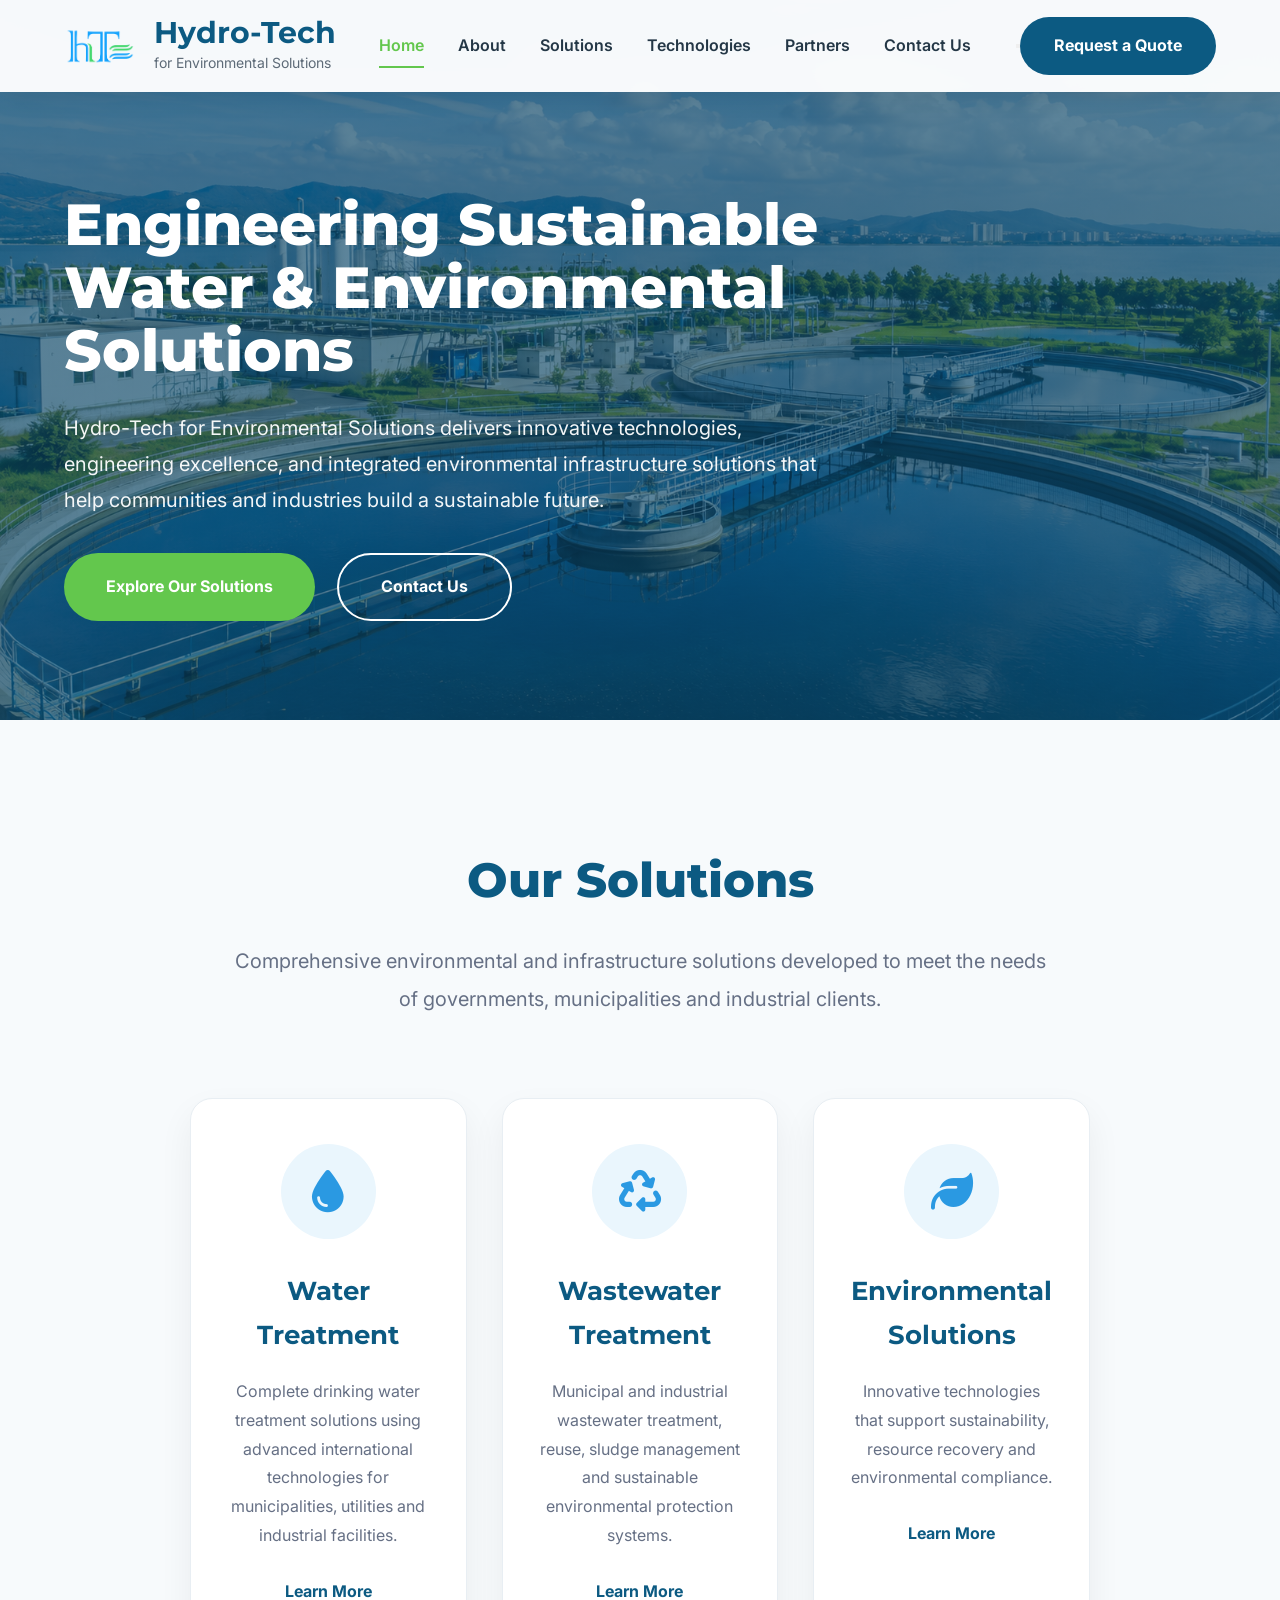
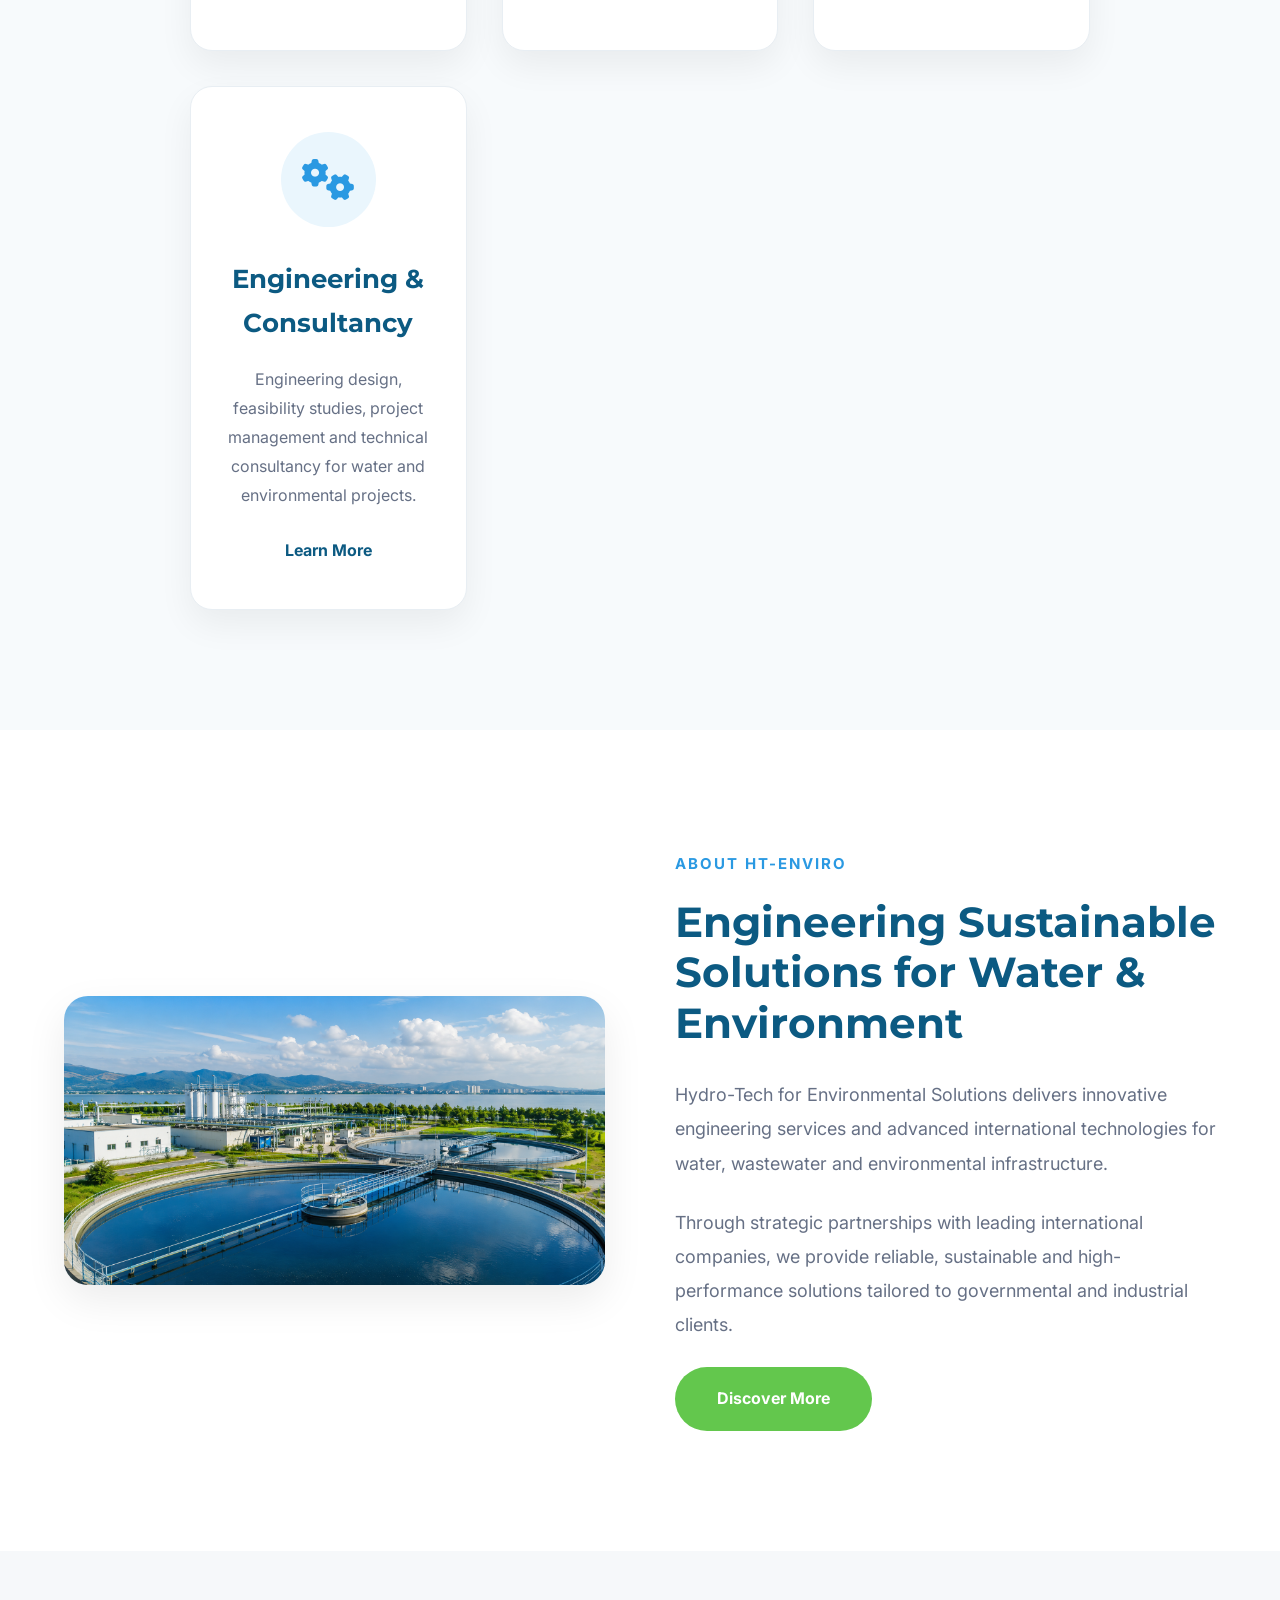
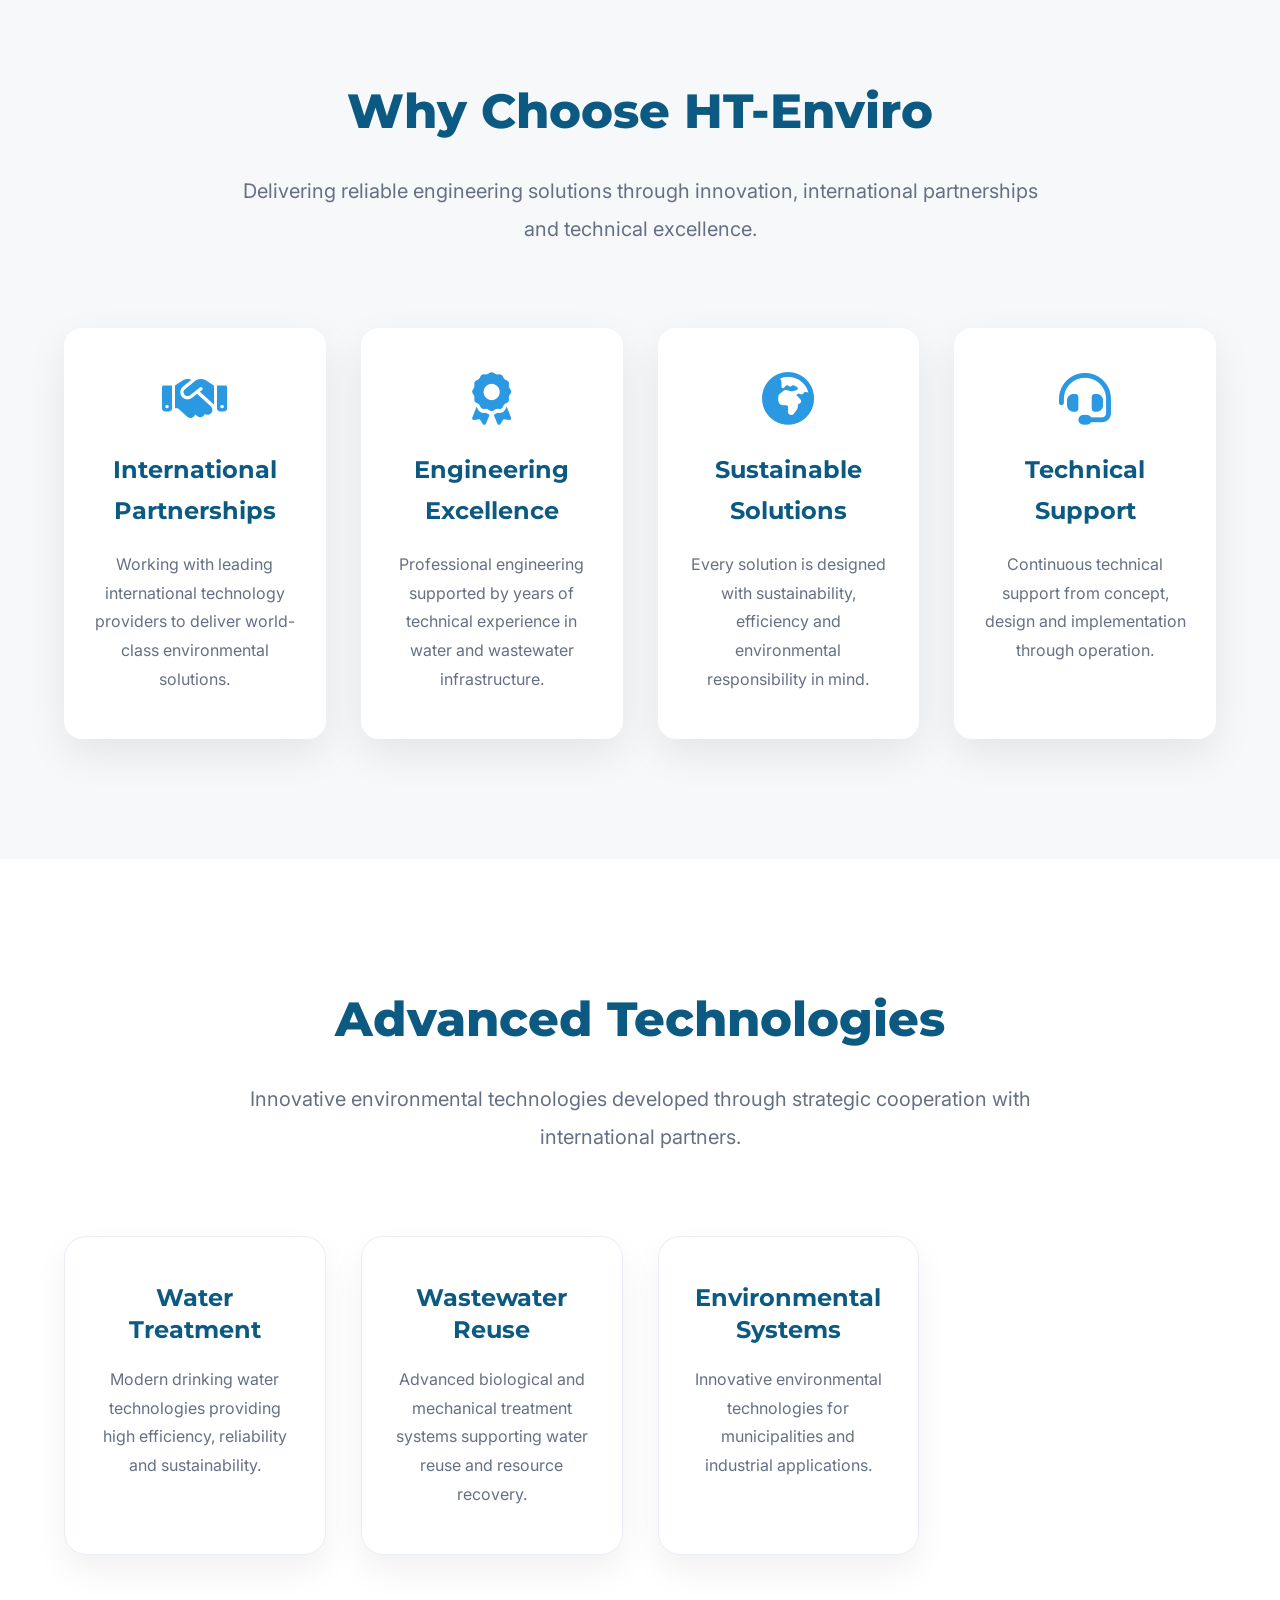
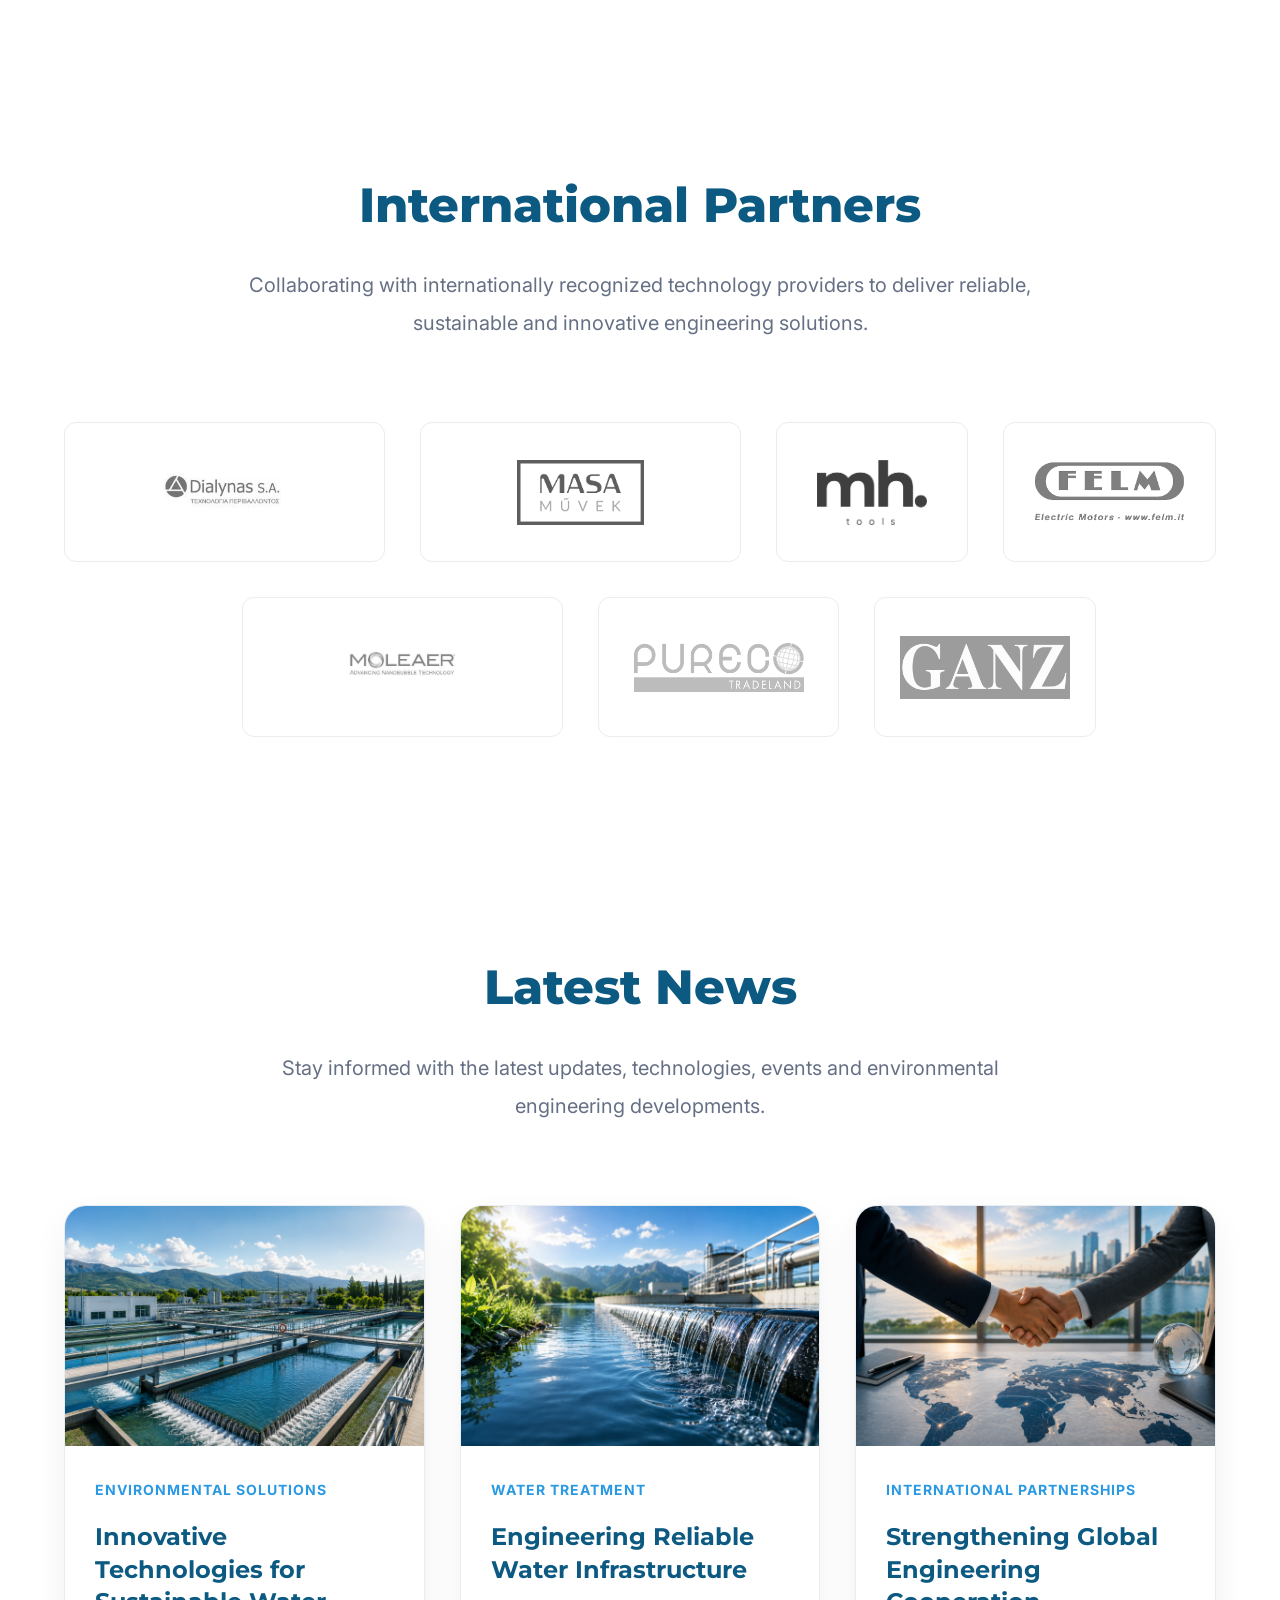
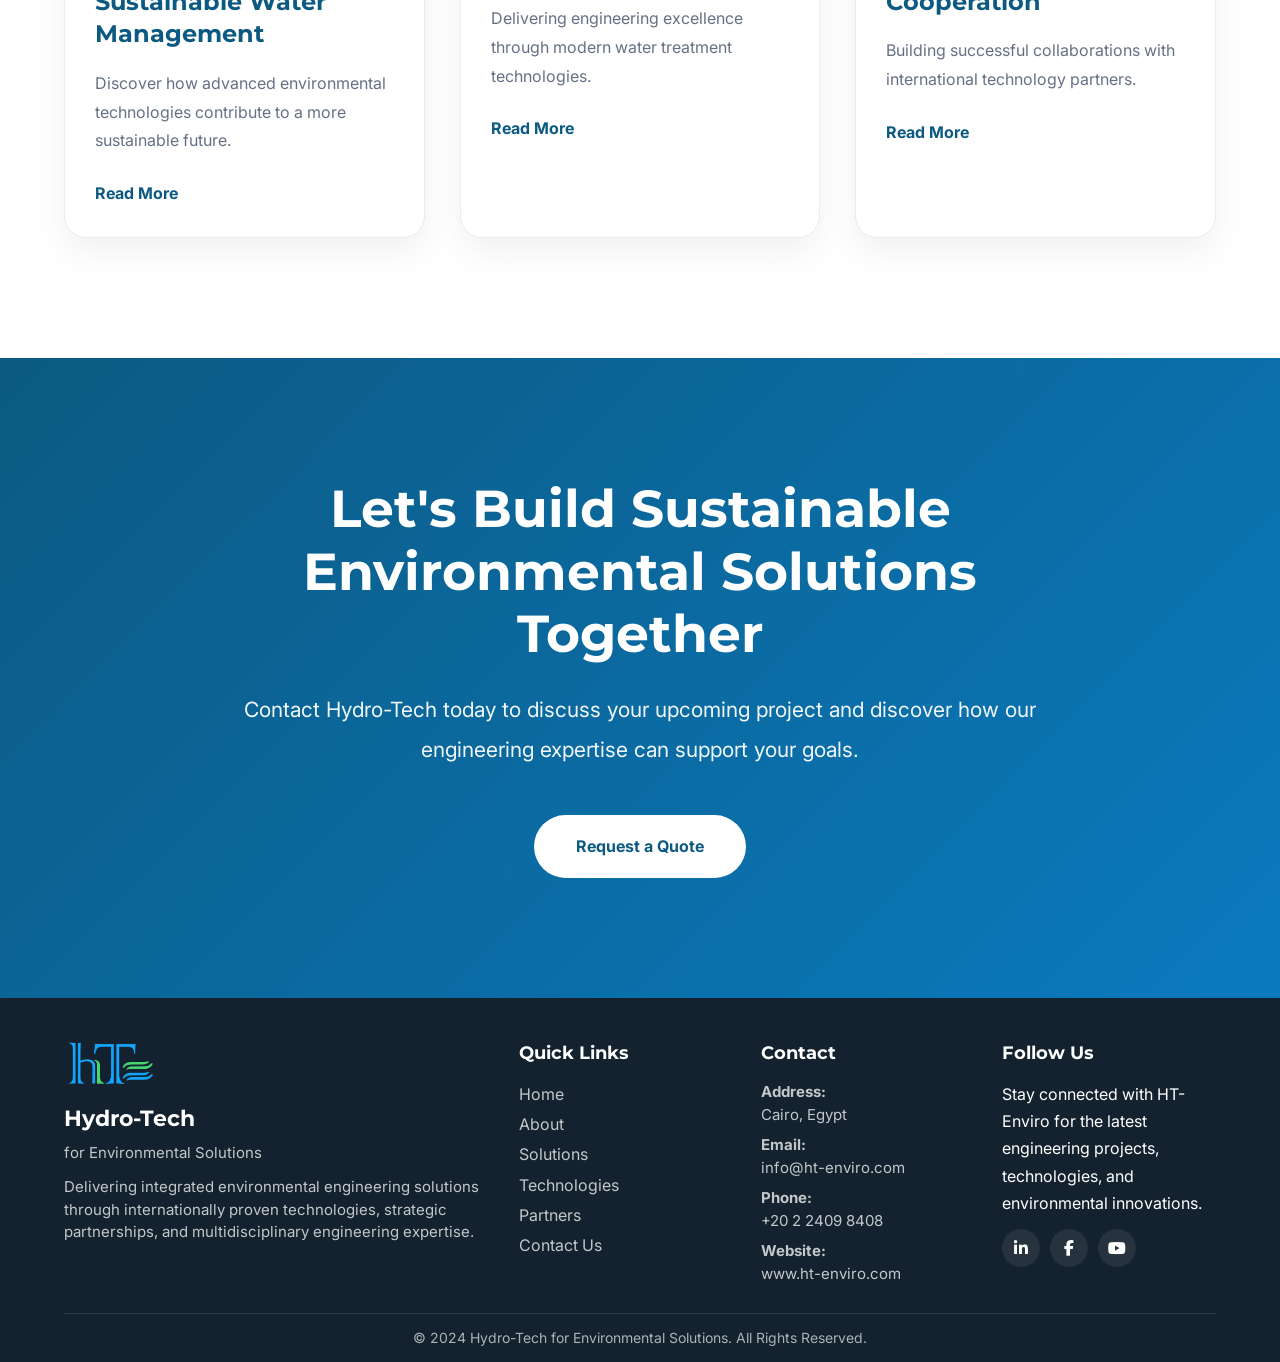
<file: index.html>
<!DOCTYPE html>
<html lang="en">

<head>

    <!-- ==========================================
        BASIC META
    =========================================== -->

    <meta charset="UTF-8">
    <meta name="viewport"
          content="width=device-width, initial-scale=1.0">

    <title>
        Hydro-Tech for Environmental Solutions
    </title>

    <meta name="description"
          content="Hydro-Tech for Environmental Solutions provides advanced environmental, water, wastewater and infrastructure technologies throughout Egypt and the Middle East.">

    <meta name="keywords"
          content="Water Treatment, Wastewater Treatment, Environmental Solutions, Egypt, HT-Enviro">

    <meta name="author"
          content="Hydro-Tech for Environmental Solutions">

    <!-- ==========================================
        GOOGLE FONTS
    =========================================== -->

    <link rel="preconnect"
          href="https://fonts.googleapis.com">

    <link rel="preconnect"
          href="https://fonts.gstatic.com"
          crossorigin>

    <link href="https://fonts.googleapis.com/css2?family=Montserrat:wght@400;500;600;700;800&family=Inter:wght@300;400;500;600;700&display=swap"
          rel="stylesheet">

    <!-- ==========================================
        FONT AWESOME
    =========================================== -->

    <link rel="stylesheet"
          href="https://cdnjs.cloudflare.com/ajax/libs/font-awesome/6.7.2/css/all.min.css">

    <!-- ==========================================
        CSS
    =========================================== -->

    <link rel="stylesheet"
          href="css/style.css">
          <link rel="stylesheet" href="css/responsive-fix.css">

</head>

<body>

<!--==================================================
HEADER
===================================================-->

<header>

    <div class="container">

        <nav class="navbar">

            <!--==========================
            LOGO
            ===========================-->

            <a href="index.html" class="logo">

                <img src="logos/ht-enviro-logo.png"
                     alt="Hydro-Tech for Environmental Solutions">

                <div class="company-name">

                    <h2>Hydro-Tech</h2>

                    <span>for Environmental Solutions</span>

                </div>

            </a>

            <!--==========================
            MAIN MENU
            ===========================-->

<ul class="menu">

    <li><a href="index.html">Home</a></li>

    <li><a href="about.html">About</a></li>

    <li><a href="services.html">Solutions</a></li>

    <li><a href="technologies.html">Technologies</a></li>

    <li><a href="partners.html">Partners</a></li>

    <li><a href="contact.html">Contact Us</a></li>

</ul>

<button class="menu-toggle"
        type="button"
        aria-label="Open navigation">

    <span></span>
    <span></span>
    <span></span>

</button>

<!--==========================
CTA BUTTON
===========================-->

<a href="contact.html"
   class="quote-button">

    Request a Quote

</a>

        </nav>

    </div>

</header>


<!-- =====================================================
HERO SECTION
====================================================== -->

<section class="hero">

    <div class="container">

        <div class="hero-content">

            <h1>

                Engineering Sustainable
                Water &
                Environmental Solutions

            </h1>

            <p>

                Hydro-Tech for Environmental Solutions delivers
                innovative technologies, engineering excellence,
                and integrated environmental infrastructure
                solutions that help communities and industries
                build a sustainable future.

            </p>

            <div class="hero-buttons">

    <a href="services.html" class="btn-primary">

        Explore Our Solutions

    </a>

    <a href="contact.html" class="btn-secondary">

        Contact Us

    </a>

</div>

        </div>

    </div>

</section>

<!-- =====================================================
OUR SOLUTIONS
====================================================== -->

<section class="solutions">

    <div class="container">

        <div class="section-title">

            <h2>

                Our Solutions

            </h2>

            <p>

                Comprehensive environmental and infrastructure
                solutions developed to meet the needs of
                governments, municipalities and industrial clients.

            </p>

        </div>

        <div class="solutions-grid">
                        <div class="solution-card">

                <div class="solution-icon">

                    <i class="fa-solid fa-droplet"></i>

                </div>

                <h3>

                    Water Treatment

                </h3>

                <p>

                    Complete drinking water treatment solutions
                    using advanced international technologies for
                    municipalities, utilities and industrial facilities.

                </p>

                <a href="services.html">

                    Learn More

                </a>

            </div>

            <div class="solution-card">

                <div class="solution-icon">

                    <i class="fa-solid fa-recycle"></i>

                </div>

                <h3>

                    Wastewater Treatment

                </h3>

                <p>

                    Municipal and industrial wastewater treatment,
                    reuse, sludge management and sustainable
                    environmental protection systems.

                </p>

                <a href="services.html">

                    Learn More

                </a>

            </div>

            <div class="solution-card">

                <div class="solution-icon">

                    <i class="fa-solid fa-leaf"></i>

                </div>

                <h3>

                    Environmental Solutions

                </h3>

                <p>

                    Innovative technologies that support
                    sustainability, resource recovery and
                    environmental compliance.

                </p>

                <a href="services.html">

                    Learn More

                </a>

            </div>

            <div class="solution-card">

                <div class="solution-icon">

                    <i class="fa-solid fa-gears"></i>

                </div>

                <h3>

                    Engineering & Consultancy

                </h3>

                <p>

                    Engineering design, feasibility studies,
                    project management and technical consultancy
                    for water and environmental projects.

                </p>

                <a href="services.html">

                    Learn More

                </a>

            </div>

        </div>

    </div>

</section>

<!-- =====================================================
ABOUT PREVIEW
====================================================== -->

<section class="about-preview">

    <div class="container">

        <div class="about-grid">

            <div class="about-image">

                <img src="images/about/about.png"
                     alt="About Hydro-Tech">

            </div>

            <div class="about-content">

                <span class="section-subtitle">

                    ABOUT HT-ENVIRO

                </span>

                <h2>

                    Engineering Sustainable Solutions
                    for Water & Environment

                </h2>

                <p>

                    Hydro-Tech for Environmental Solutions delivers
                    innovative engineering services and advanced
                    international technologies for water,
                    wastewater and environmental infrastructure.

                </p>

                <p>

                    Through strategic partnerships with leading
                    international companies, we provide reliable,
                    sustainable and high-performance solutions
                    tailored to governmental and industrial clients.

                </p>

                <a href="about.html"
                   class="btn-primary">

                    Discover More

                </a>

            </div>

        </div>

    </div>

</section>
<!-- =====================================================
WHY CHOOSE HT-ENVIRO
====================================================== -->

<section class="why-us">

    <div class="container">

        <div class="section-title">

            <h2>

                Why Choose HT-Enviro

            </h2>

            <p>

                Delivering reliable engineering solutions through
                innovation, international partnerships and technical
                excellence.

            </p>

        </div>

        <div class="why-grid">

            <div class="why-card">

                <i class="fa-solid fa-handshake"></i>

                <h3>

                    International Partnerships

                </h3>

                <p>

                    Working with leading international technology
                    providers to deliver world-class environmental
                    solutions.

                </p>

            </div>

            <div class="why-card">

                <i class="fa-solid fa-award"></i>

                <h3>

                    Engineering Excellence

                </h3>

                <p>

                    Professional engineering supported by years of
                    technical experience in water and wastewater
                    infrastructure.

                </p>

            </div>

            <div class="why-card">

                <i class="fa-solid fa-earth-africa"></i>

                <h3>

                    Sustainable Solutions

                </h3>

                <p>

                    Every solution is designed with sustainability,
                    efficiency and environmental responsibility in
                    mind.

                </p>

            </div>

            <div class="why-card">

                <i class="fa-solid fa-headset"></i>

                <h3>

                    Technical Support

                </h3>

                <p>

                    Continuous technical support from concept,
                    design and implementation through operation.

                </p>

            </div>

        </div>

    </div>

</section>

<!-- =====================================================
TECHNOLOGIES
====================================================== -->

<section class="technologies">

    <div class="container">

        <div class="section-title">

            <h2>

                Advanced Technologies

            </h2>

            <p>

                Innovative environmental technologies developed
                through strategic cooperation with international
                partners.

            </p>

        </div>

        <div class="technology-grid">

            <div class="technology-card">

                <h3>Water Treatment</h3>

                <p>

                    Modern drinking water technologies providing
                    high efficiency, reliability and sustainability.

                </p>

            </div>

            <div class="technology-card">

                <h3>Wastewater Reuse</h3>

                <p>

                    Advanced biological and mechanical treatment
                    systems supporting water reuse and resource
                    recovery.

                </p>

            </div>

            <div class="technology-card">

                <h3>Environmental Systems</h3>

                <p>

                    Innovative environmental technologies for
                    municipalities and industrial applications.

                </p>

            </div>

        </div>

    </div>

</section>

<!-- =====================================================
PARTNERS
====================================================== -->

<section class="partners">

    <div class="container">

        <div class="section-title">

            <h2>

                International Partners

            </h2>

            <p>

                Collaborating with internationally recognized
                technology providers to deliver reliable,
                sustainable and innovative engineering solutions.

            </p>

        </div>

<div class="partners-grid">

    <div class="partner-logo">
        <img src="images/partners/Dialynas.png" alt="Dalynas">
    </div>

    <div class="partner-logo">
        <img src="images/partners/masa-muvek.png" alt="MASA Művek">
    </div>

    <div class="partner-logo">
        <img src="images/partners/mh-tools.png" alt="MH Tools">
    </div>

    <div class="partner-logo">
        <img src="images/partners/felm.png" alt="FELM">
    </div>

    <div class="partner-logo">
        <img src="images/partners/moleaer.png" alt="Moleaer">
    </div>

    <div class="partner-logo">
        <img src="images/partners/pureco.png" alt="PURECO">
    </div>

    <div class="partner-logo">
        <img src="images/partners/ganz-villamossagi.png" alt="Ganz Villamossági">
    </div>

</div>
    </div>

</section>
<!-- =====================================================
LATEST NEWS
====================================================== -->

<section class="news">

    <div class="container">

        <div class="section-title">

            <h2>

                Latest News

            </h2>

            <p>

                Stay informed with the latest updates,
                technologies, events and environmental
                engineering developments.

            </p>

        </div>

        <div class="news-grid">

            <article class="news-card">

                <div class="news-image">

                    <img src="images/news/news-01.png"
                         alt="Latest News">

                </div>

                <div class="news-content">

                    <span>

                        Environmental Solutions

                    </span>

                    <h3>

                        Innovative Technologies for
                        Sustainable Water Management

                    </h3>

                    <p>

                        Discover how advanced environmental
                        technologies contribute to a more
                        sustainable future.

                    </p>

                    <a href="news.html">

                        Read More

                    </a>

                </div>

            </article>

            <article class="news-card">

                <div class="news-image">

                    <img src="images/news/news-02.png"
                         alt="Latest News">

                </div>

                <div class="news-content">

                    <span>

                        Water Treatment

                    </span>

                    <h3>

                        Engineering Reliable Water
                        Infrastructure

                    </h3>

                    <p>

                        Delivering engineering excellence through
                        modern water treatment technologies.

                    </p>

                    <a href="news.html">

                        Read More

                    </a>

                </div>

            </article>

            <article class="news-card">

                <div class="news-image">

                    <img src="images/news/news-03.png"
                         alt="Latest News">

                </div>

                <div class="news-content">

                    <span>

                        International Partnerships

                    </span>

                    <h3>

                        Strengthening Global
                        Engineering Cooperation

                    </h3>

                    <p>

                        Building successful collaborations
                        with international technology partners.

                    </p>

                    <a href="news.html">

                        Read More

                    </a>

                </div>

            </article>

        </div>

    </div>

</section>

<!-- =====================================================
CALL TO ACTION
====================================================== -->

<section class="cta">

    <div class="container">

        <div class="cta-content">

            <h2>

                Let's Build Sustainable
                Environmental Solutions Together

            </h2>

            <p>

                Contact Hydro-Tech today to discuss your
                upcoming project and discover how our
                engineering expertise can support your goals.

            </p>

            <a href="quote.html"
               class="btn-primary">

                Request a Quote

            </a>

        </div>

    </div>

</section>

<!--==================================================
FOOTER
===================================================-->

<footer>

    <div class="container">

        <div class="footer-grid">

            <!--==========================
            COMPANY
            ===========================-->

            <div class="footer-company">

                <img src="logos/ht-enviro-logo.png"
                     alt="Hydro-Tech for Environmental Solutions">

                <h3>

                    Hydro-Tech

                </h3>

                <p class="footer-subtitle">

                    for Environmental Solutions

                </p>

                <p>

                    Delivering integrated environmental engineering solutions through internationally proven technologies, strategic partnerships, and multidisciplinary engineering expertise.

                </p>

            </div>

            <!--==========================
            QUICK LINKS
            ===========================-->

            <div class="footer-links">

                <h4>

                    Quick Links

                </h4>

                <ul>

                    <li><a href="index.html">Home</a></li>

                    <li><a href="about.html">About</a></li>

                    <li><a href="services.html">Solutions</a></li>

                    <li><a href="technologies.html">Technologies</a></li>

                    <li><a href="partners.html">Partners</a></li>

                    <li><a href="contact.html">Contact Us</a></li>

                </ul>

            </div>

            <!--==========================
            CONTACT
            ===========================-->

            <div class="footer-contact">

                <h4>

                    Contact

                </h4>

                <p>

                    <strong>Address:</strong><br>

                    Cairo, Egypt

                </p>

                <p>

                    <strong>Email:</strong><br>

                    info@ht-enviro.com

                </p>

                <p>

                    <strong>Phone:</strong><br>

                    +20 2 2409 8408

                </p>

                <p>

                    <strong>Website:</strong><br>

                    <a href="https://www.ht-enviro.com"
                       target="_blank">

                        www.ht-enviro.com

                    </a>

                </p>

            </div>

            <!--==========================
            SOCIAL
            ===========================-->

            <div class="footer-social">

                <h4>

                    Follow Us

                </h4>

                <p>

                    Stay connected with HT-Enviro for the latest engineering projects, technologies, and environmental innovations.

                </p>

                <div class="social-icons">

                    <a href="#"><i class="fa-brands fa-linkedin-in"></i></a>

                    <a href="#"><i class="fa-brands fa-facebook-f"></i></a>

                    <a href="#"><i class="fa-brands fa-youtube"></i></a>

                </div>

            </div>

        </div>

        <div class="footer-bottom">

            <p>

                © 2024 Hydro-Tech for Environmental Solutions. All Rights Reserved.

            </p>

        </div>

    </div>

</footer>

<!-- =====================================================
JAVASCRIPT
====================================================== -->

<script src="js/script.js"></script>

</body>

</html>
</file>
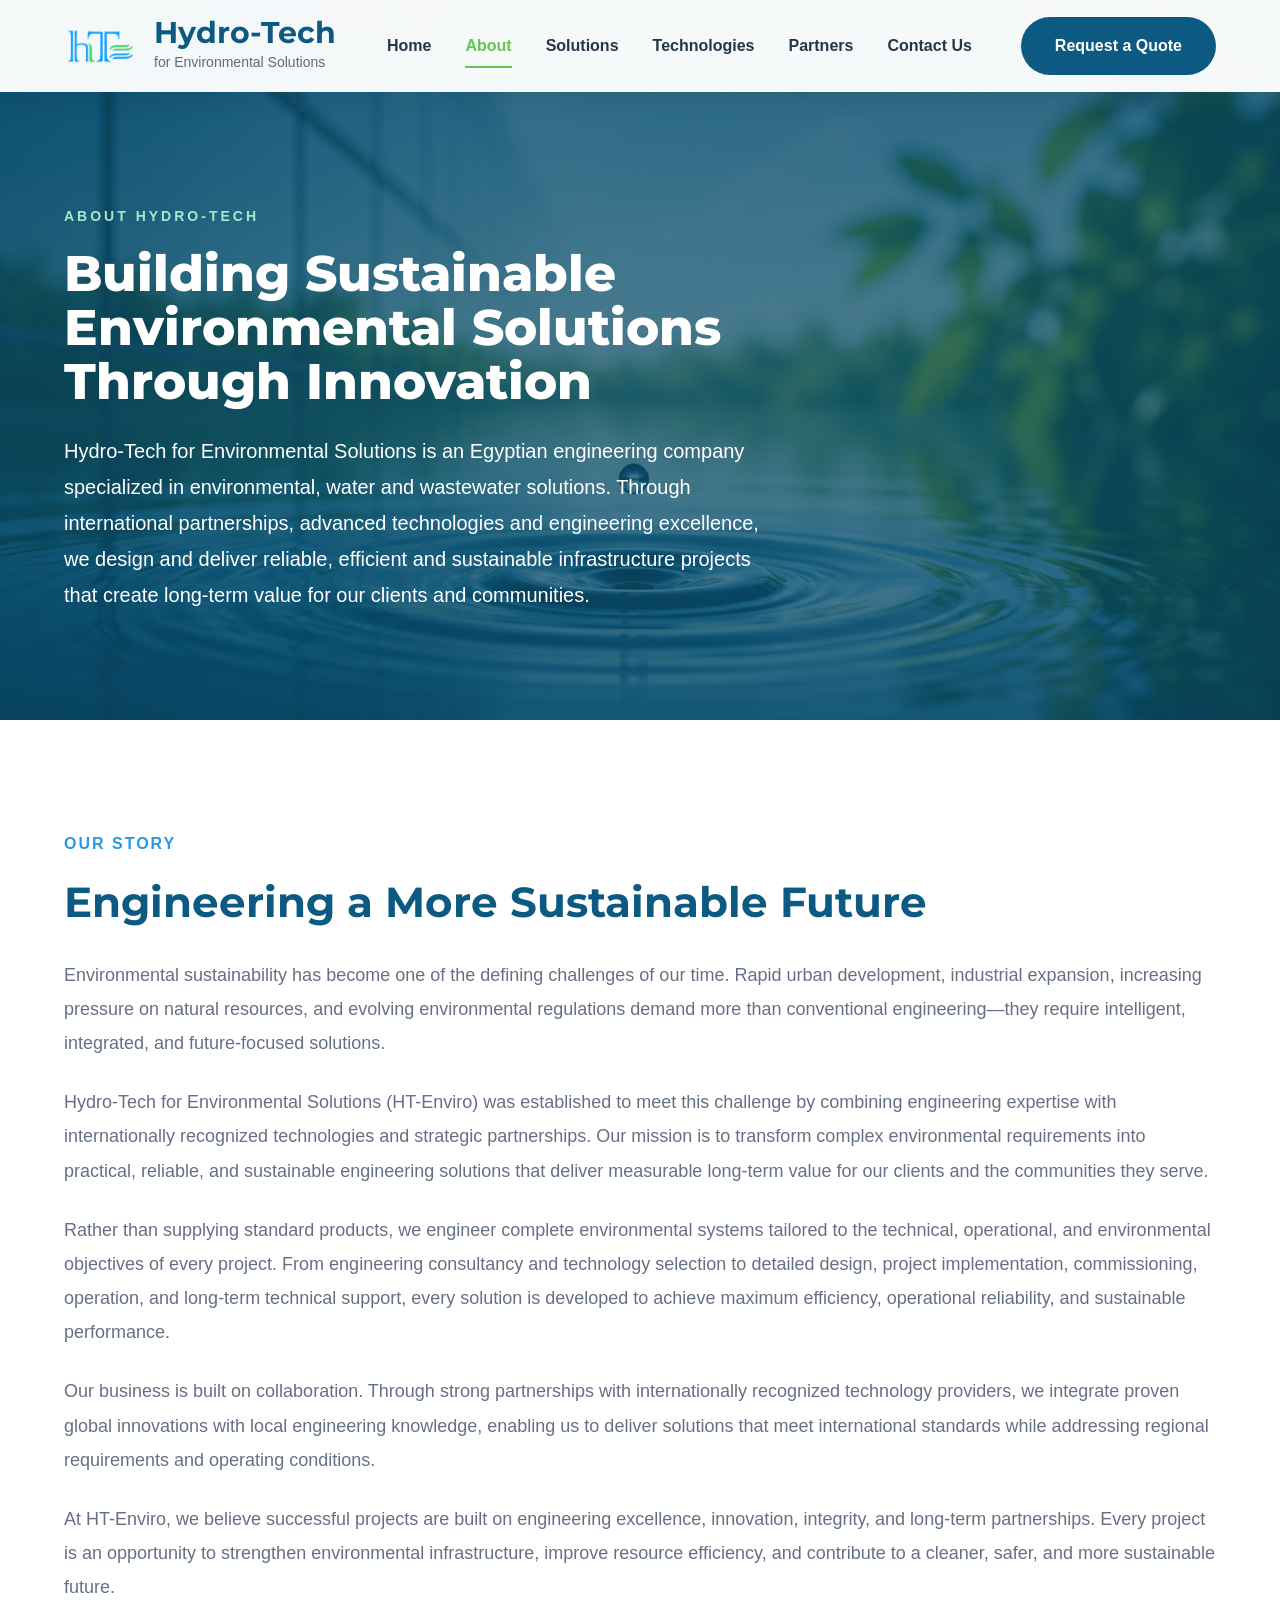
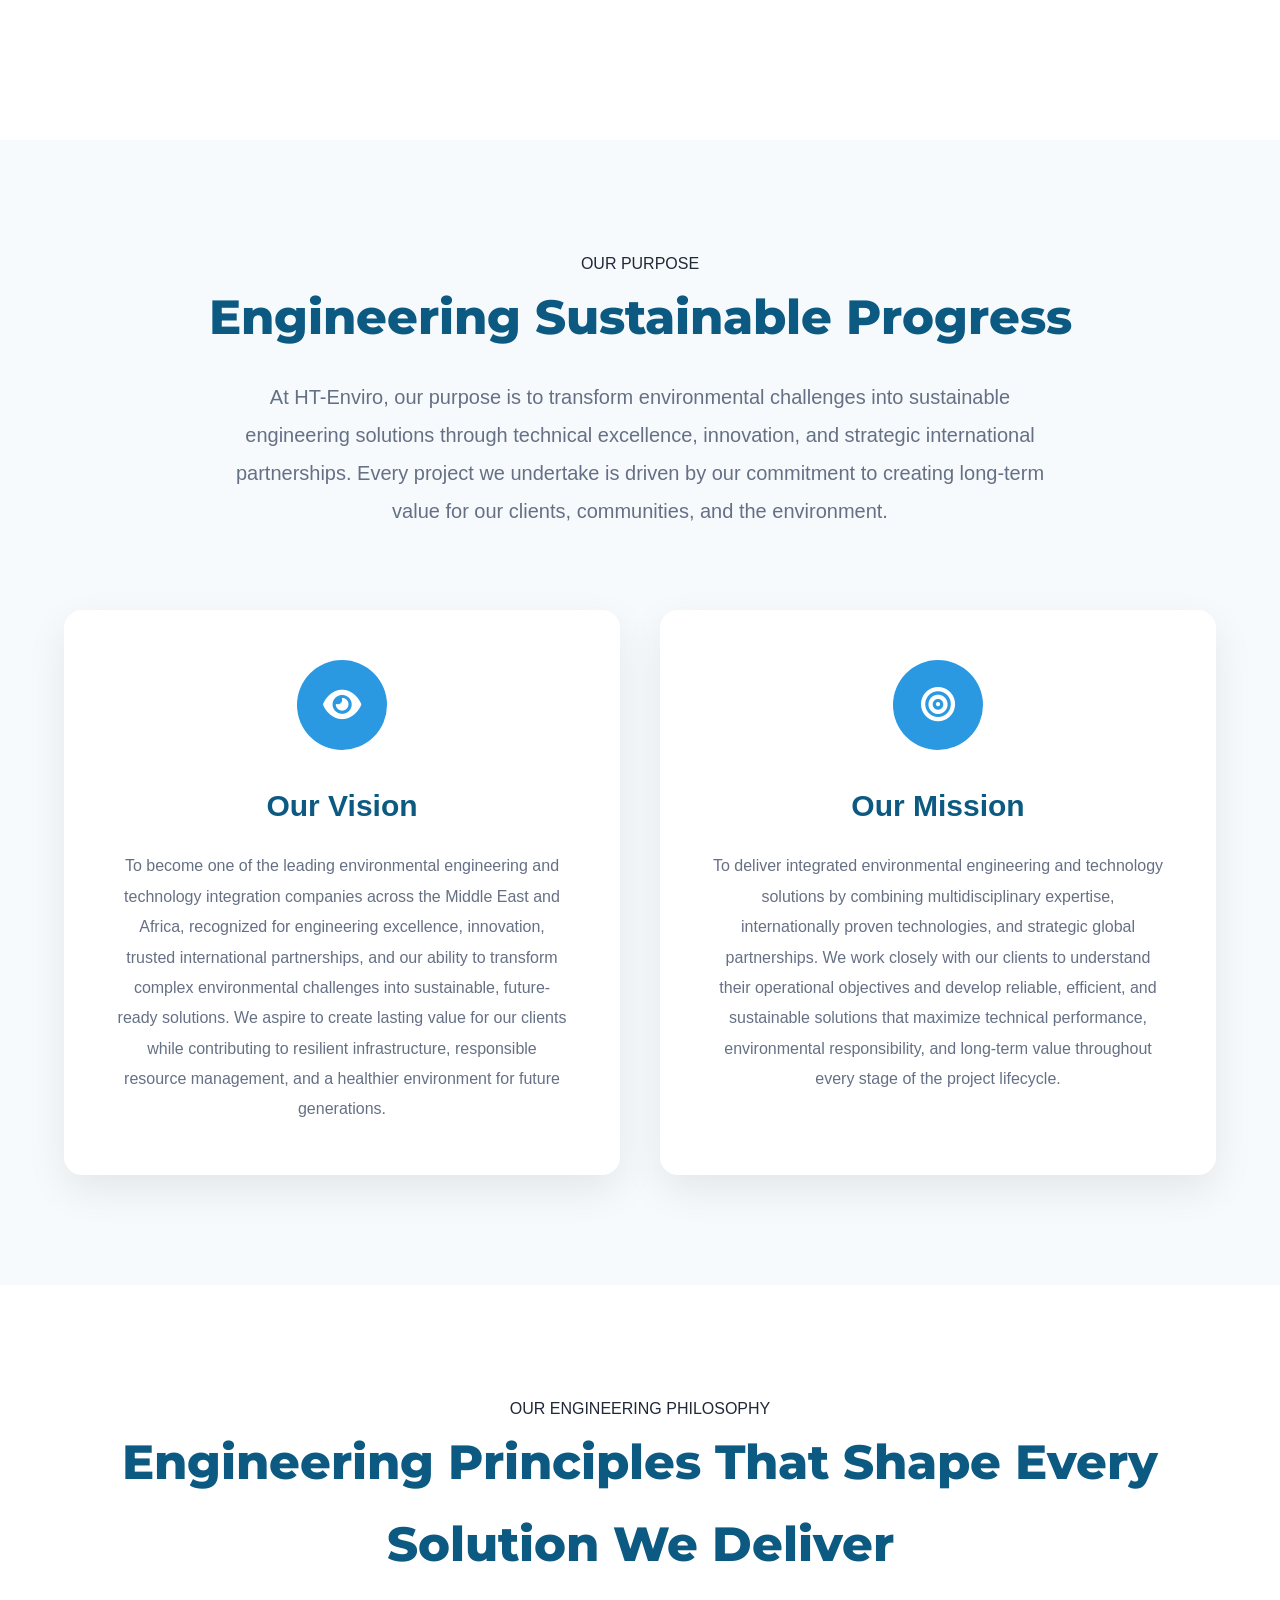
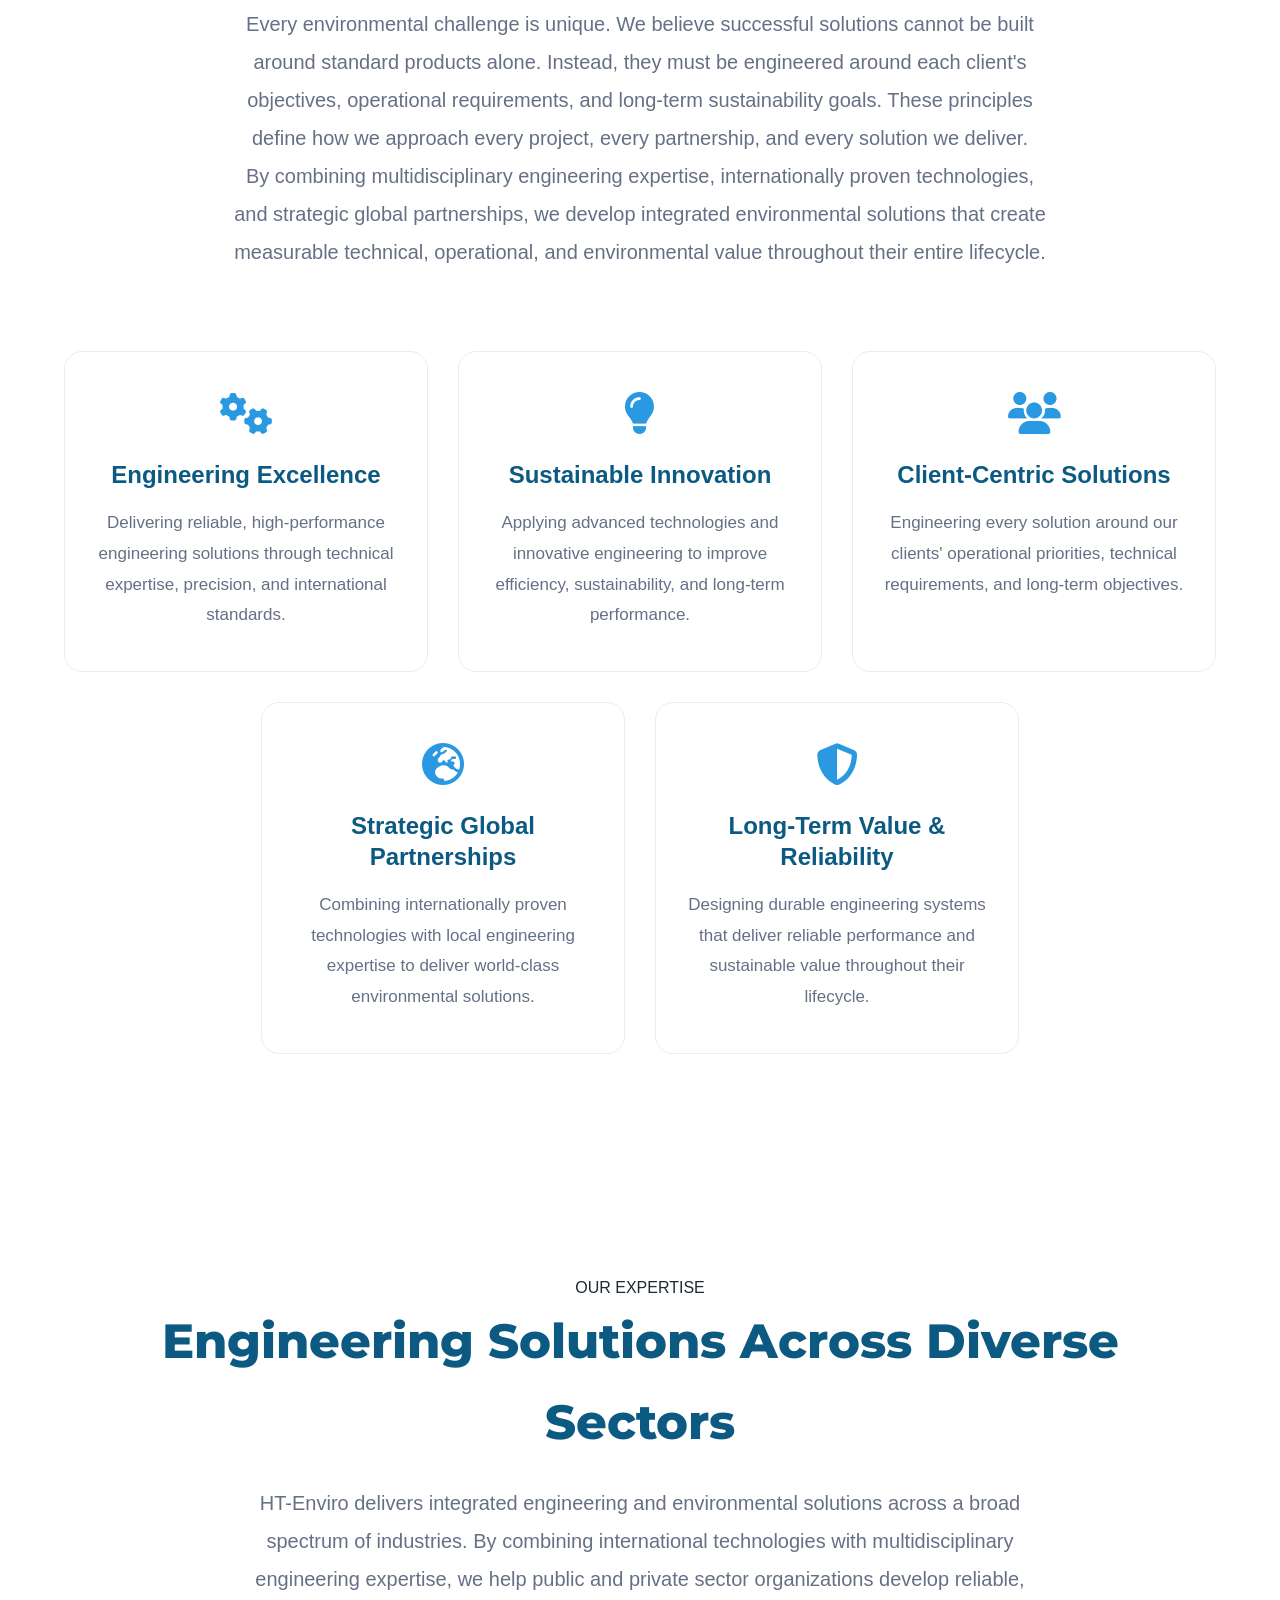
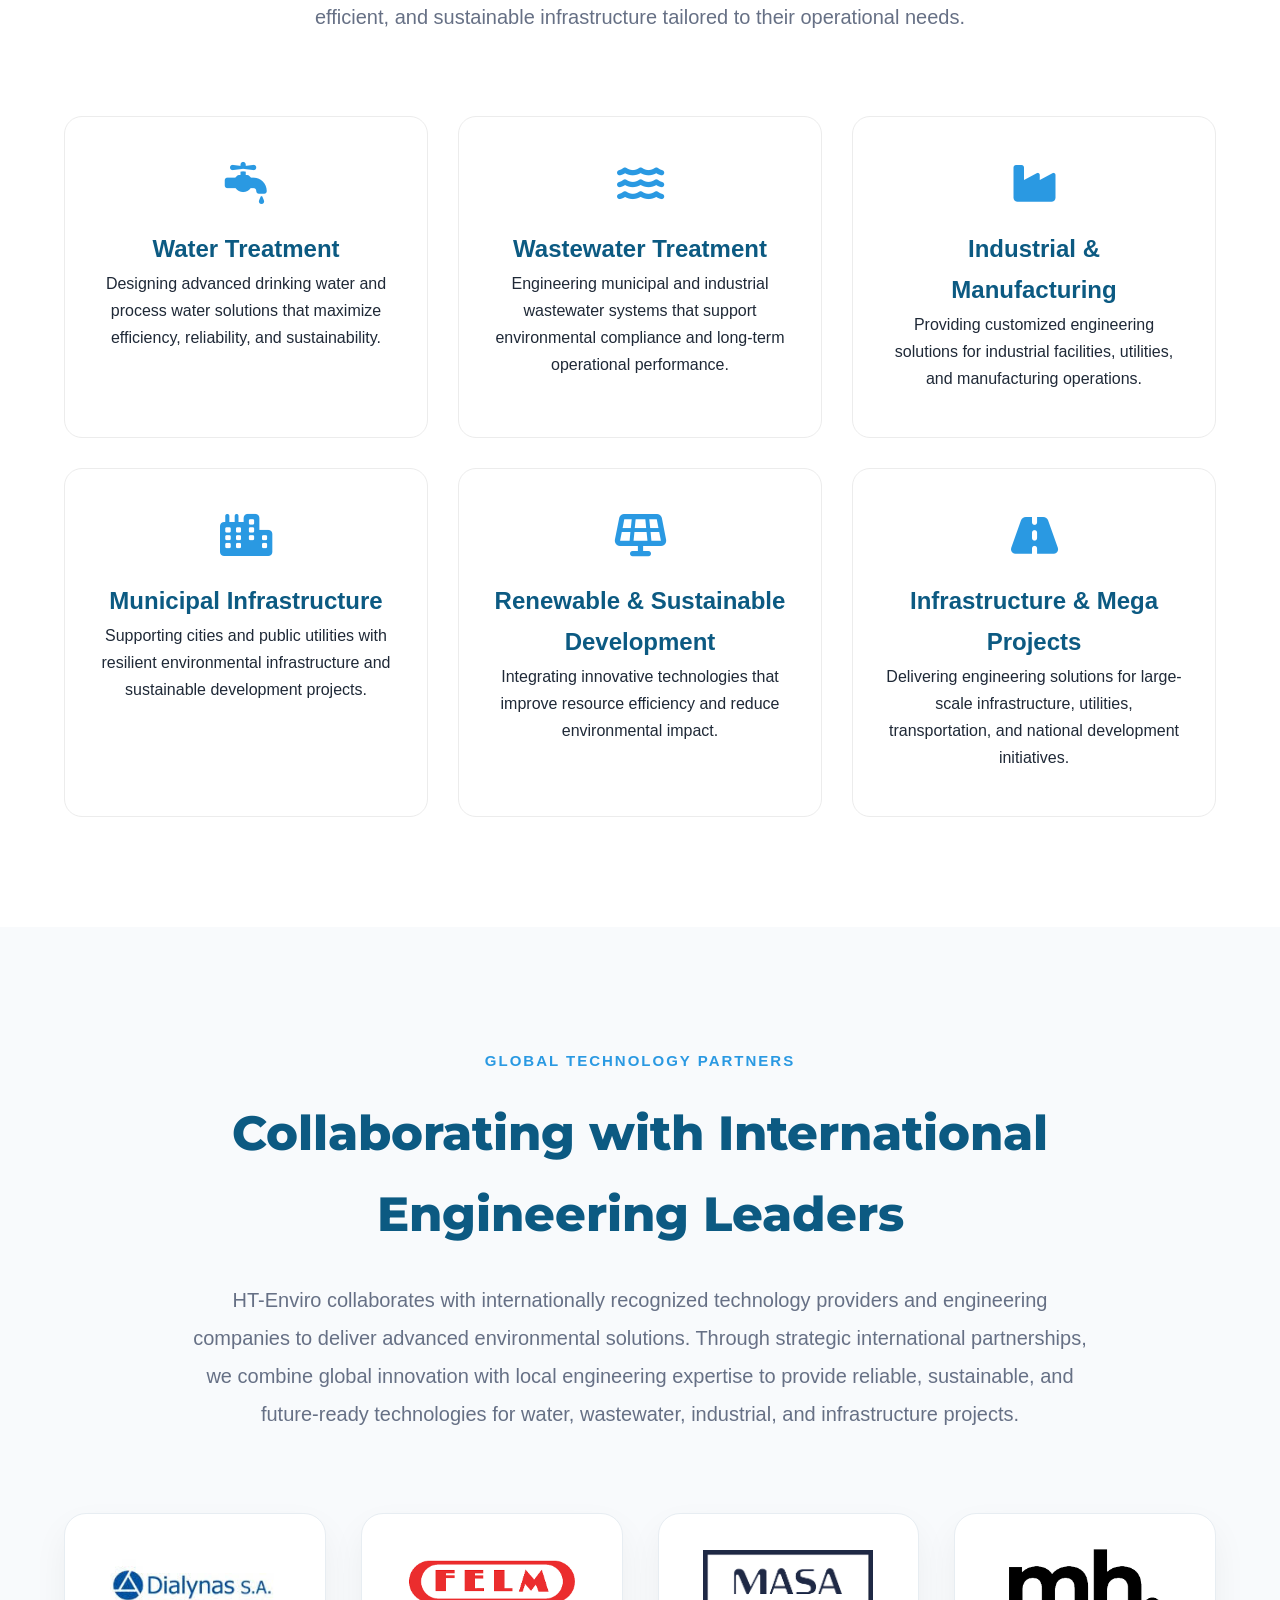
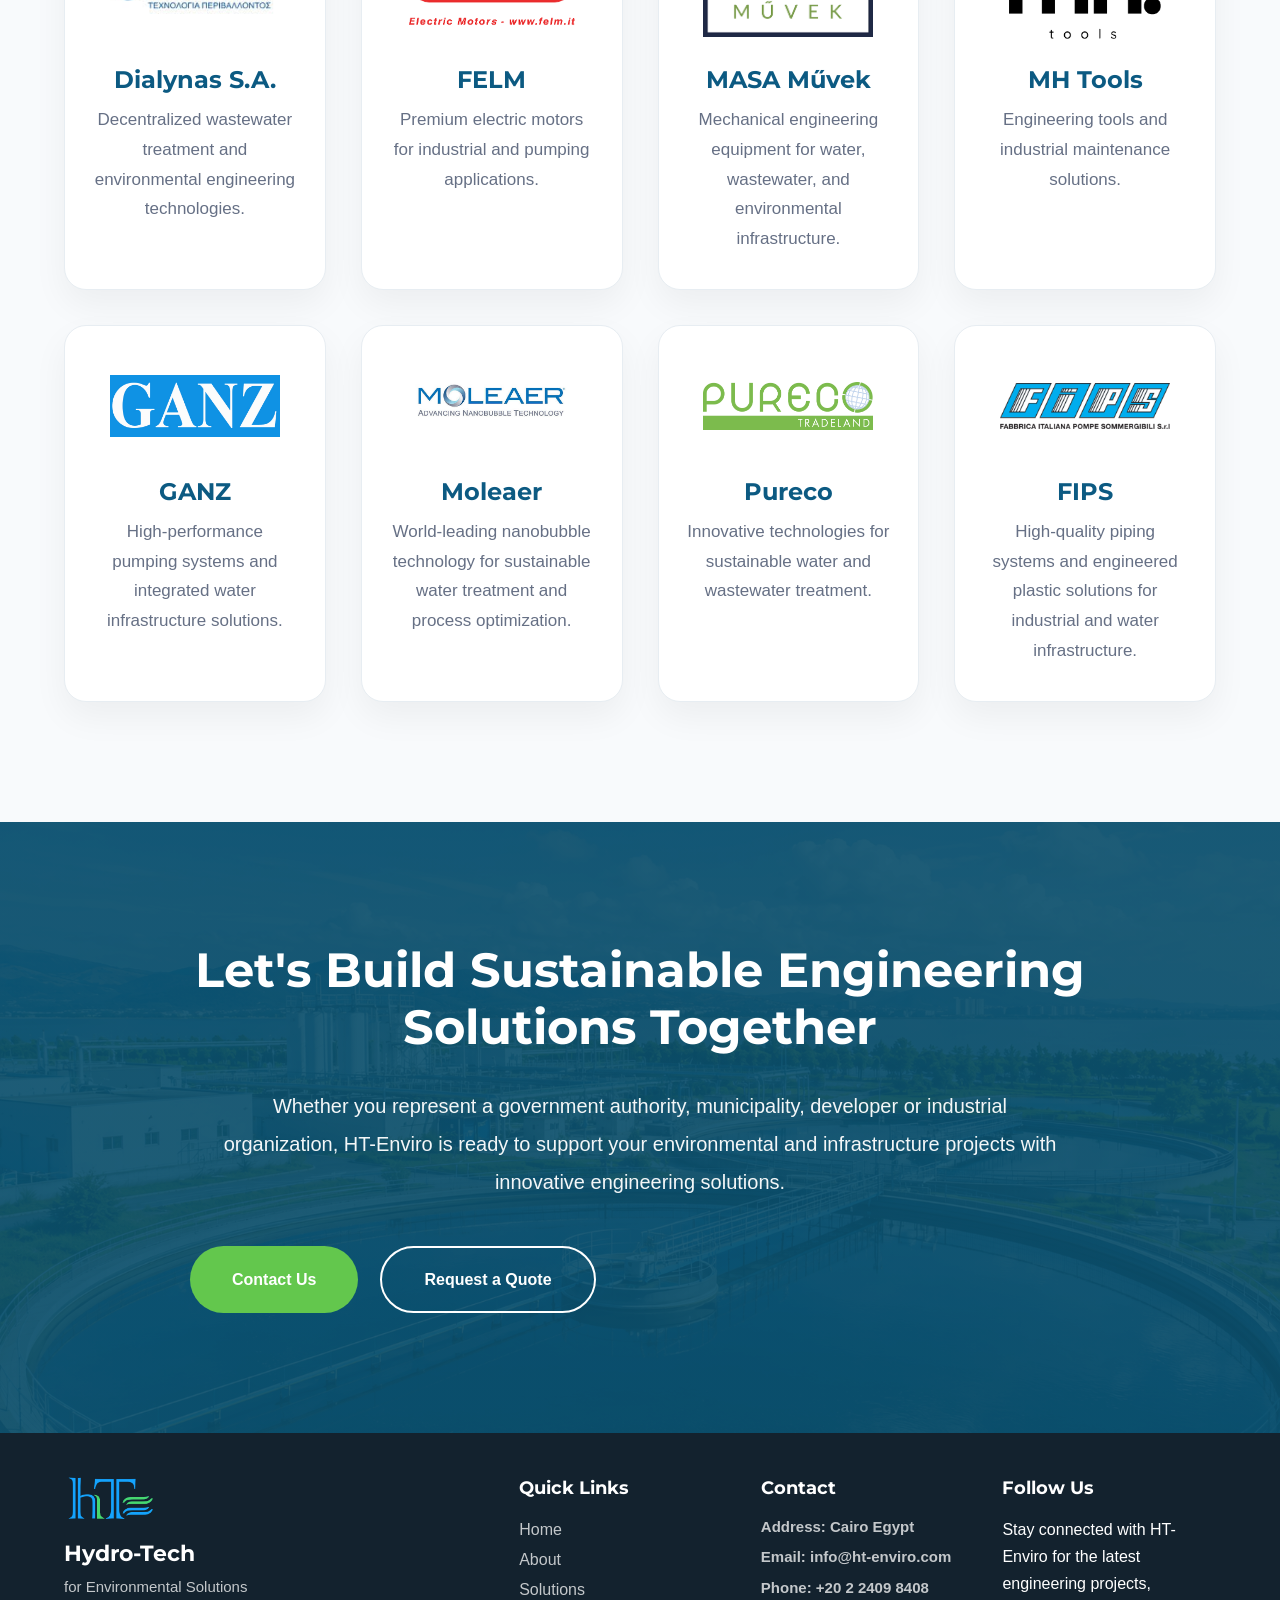
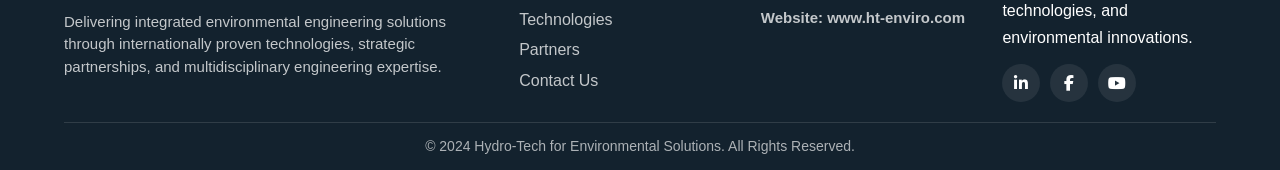
<file: about.html>
<!DOCTYPE html>
<html lang="en">

<head>

    <meta charset="UTF-8">

    <meta name="viewport" content="width=device-width, initial-scale=1.0">

    <title>About Us | Hydro-Tech for Environmental Solutions</title>

    <meta name="description"
        content="Learn more about Hydro-Tech for Environmental Solutions (HT-Enviro), our engineering expertise, international partnerships, sustainability vision and innovative environmental technologies.">

    <link rel="icon" href="logos/favicon.png">

    <!-- Google Fonts -->

    <link rel="preconnect" href="https://fonts.googleapis.com">

    <link rel="preconnect" href="https://fonts.gstatic.com" crossorigin>

    <link href="https://fonts.googleapis.com/css2?family=Montserrat:wght@300;400;500;600;700;800&display=swap"
        rel="stylesheet">

    <!-- Font Awesome -->

    <link rel="stylesheet"
        href="https://cdnjs.cloudflare.com/ajax/libs/font-awesome/6.7.2/css/all.min.css">

    <!-- Main CSS -->

    <link rel="stylesheet" href="css/style.css">
    <link rel="stylesheet" href="css/responsive-fix.css">

</head>

<body>


<!--==================================================
HEADER
===================================================-->

<header>

    <div class="container">

        <nav class="navbar">

            <!--==========================
            LOGO
            ===========================-->

            <a href="index.html" class="logo">

                <img src="logos/ht-enviro-logo.png"
                     alt="Hydro-Tech for Environmental Solutions">

                <div class="company-name">

                    <h2>Hydro-Tech</h2>

                    <span>for Environmental Solutions</span>

                </div>

            </a>

            <!--==========================
            MAIN MENU
            ===========================-->

<ul class="menu">

    <li><a href="index.html">Home</a></li>

    <li><a href="about.html">About</a></li>

    <li><a href="services.html">Solutions</a></li>

    <li><a href="technologies.html">Technologies</a></li>

    <li><a href="partners.html">Partners</a></li>

    <li><a href="contact.html">Contact Us</a></li>

</ul>

<button class="menu-toggle"
        type="button"
        aria-label="Open navigation">

    <span></span>
    <span></span>
    <span></span>

</button>



<a href="contact.html"
   class="quote-button">

    Request a Quote

</a>


        </nav>

    </div>

</header>



<!--==================================================
ABOUT HERO
===================================================-->

<section class="page-hero about-hero">

    <div class="hero-overlay"></div>

    <div class="container">

        <div class="page-hero-content">

            <span class="page-subtitle">

                ABOUT HYDRO-TECH

            </span>

            <h1>

                Building Sustainable Environmental 
                Solutions Through Innovation

            </h1>

            <p>

                Hydro-Tech for Environmental Solutions is an Egyptian engineering company specialized in environmental, water and wastewater solutions. Through international partnerships, advanced technologies and engineering excellence, we design and deliver reliable, efficient and sustainable infrastructure projects that create long-term value for our clients and communities.

            </p>


        </div>

    </div>

</section>


<!--==================================================
OUR STORY
===================================================-->

<section class="about-company">

    <div class="container">

        <div class="about-content full-width">

            <span class="section-tag">

                OUR STORY

            </span>

            <h2>

                Engineering a More Sustainable Future

            </h2>

            <p>

                Environmental sustainability has become one of the defining challenges of our time. Rapid urban development, industrial expansion, increasing pressure on natural resources, and evolving environmental regulations demand more than conventional engineering—they require intelligent, integrated, and future-focused solutions.

            </p>

            <p>

                Hydro-Tech for Environmental Solutions (HT-Enviro) was established to meet this challenge by combining engineering expertise with internationally recognized technologies and strategic partnerships. Our mission is to transform complex environmental requirements into practical, reliable, and sustainable engineering solutions that deliver measurable long-term value for our clients and the communities they serve.

            </p>

            <p>

                Rather than supplying standard products, we engineer complete environmental systems tailored to the technical, operational, and environmental objectives of every project. From engineering consultancy and technology selection to detailed design, project implementation, commissioning, operation, and long-term technical support, every solution is developed to achieve maximum efficiency, operational reliability, and sustainable performance.

            </p>

            <p>

                Our business is built on collaboration. Through strong partnerships with internationally recognized technology providers, we integrate proven global innovations with local engineering knowledge, enabling us to deliver solutions that meet international standards while addressing regional requirements and operating conditions.

            </p>

            <p>

                At HT-Enviro, we believe successful projects are built on engineering excellence, innovation, integrity, and long-term partnerships. Every project is an opportunity to strengthen environmental infrastructure, improve resource efficiency, and contribute to a cleaner, safer, and more sustainable future.

            </p>


        </div>

    </div>

</section>



<!--==================================================
VISION & MISSION
===================================================-->

<section class="vision-mission">

    <div class="container">

        <div class="section-title">

            <span>OUR PURPOSE</span>

            <h2>Engineering Sustainable Progress</h2>

            <p>

                At HT-Enviro, our purpose is to transform environmental challenges into sustainable engineering solutions through technical excellence, innovation, and strategic international partnerships. Every project we undertake is driven by our commitment to creating long-term value for our clients, communities, and the environment.

            </p>

        </div>

        <div class="vision-grid">

            <!-- Vision -->

            <div class="vision-card">

                <div class="vision-icon">

                    <i class="fa-solid fa-eye"></i>

                </div>

                <h3>Our Vision</h3>

                <p>

                    To become one of the leading environmental engineering and technology integration companies across the Middle East and Africa, recognized for engineering excellence, innovation, trusted international partnerships, and our ability to transform complex environmental challenges into sustainable, future-ready solutions. We aspire to create lasting value for our clients while contributing to resilient infrastructure, responsible resource management, and a healthier environment for future generations.

                </p>

            </div>

            <!-- Mission -->

            <div class="vision-card">

                <div class="vision-icon">

                    <i class="fa-solid fa-bullseye"></i>

                </div>

                <h3>Our Mission</h3>

                <p>

                    To deliver integrated environmental engineering and technology solutions by combining multidisciplinary expertise, internationally proven technologies, and strategic global partnerships. We work closely with our clients to understand their operational objectives and develop reliable, efficient, and sustainable solutions that maximize technical performance, environmental responsibility, and long-term value throughout every stage of the project lifecycle.

                </p>

            </div>

        </div>

    </div>

</section>

<!--==================================================
OUR ENGINEERING PHILOSOPHY
===================================================-->

<section class="core-values">

    <div class="container">

        <div class="section-title">

            <span>OUR ENGINEERING PHILOSOPHY</span>

            <h2>Engineering Principles That Shape Every Solution We Deliver</h2>

            <p>

                Every environmental challenge is unique. We believe successful solutions cannot be built around standard products alone. Instead, they must be engineered around each client's objectives, operational requirements, and long-term sustainability goals. These principles define how we approach every project, every partnership, and every solution we deliver.

            </p>

            <p>

                By combining multidisciplinary engineering expertise, internationally proven technologies, and strategic global partnerships, we develop integrated environmental solutions that create measurable technical, operational, and environmental value throughout their entire lifecycle.

            </p>

        </div>

        <div class="values-grid">

            <div class="value-card">

                <i class="fa-solid fa-gears"></i>

                <h3>Engineering Excellence</h3>

                <p>

                    Delivering reliable, high-performance engineering solutions through technical expertise, precision, and international standards.

                </p>

            </div>

            <div class="value-card">

                <i class="fa-solid fa-lightbulb"></i>

                <h3>Sustainable Innovation</h3>

                <p>

                    Applying advanced technologies and innovative engineering to improve efficiency, sustainability, and long-term performance.

                </p>

            </div>

            <div class="value-card">

                <i class="fa-solid fa-users"></i>

                <h3>Client-Centric Solutions</h3>

                <p>

                    Engineering every solution around our clients' operational priorities, technical requirements, and long-term objectives.

                </p>

            </div>

            <div class="value-card">

                <i class="fa-solid fa-earth-europe"></i>

                <h3>Strategic Global Partnerships</h3>

                <p>

                    Combining internationally proven technologies with local engineering expertise to deliver world-class environmental solutions.

                </p>

            </div>

            <div class="value-card">

                <i class="fa-solid fa-shield-halved"></i>

                <h3>Long-Term Value & Reliability</h3>

                <p>

                    Designing durable engineering systems that deliver reliable performance and sustainable value throughout their lifecycle.

                </p>

            </div>

        </div>

    </div>

</section>

<!--==================================================
OUR EXPERTISE
===================================================-->

<section class="industries">

    <div class="container">

        <div class="section-title">

            <span>OUR EXPERTISE</span>

            <h2>Engineering Solutions Across Diverse Sectors</h2>

            <p>

                HT-Enviro delivers integrated engineering and environmental solutions across a broad spectrum of industries. By combining international technologies with multidisciplinary engineering expertise, we help public and private sector organizations develop reliable, efficient, and sustainable infrastructure tailored to their operational needs.

            </p>

        </div>

        <div class="industries-grid">

            <div class="industry-card">

                <i class="fa-solid fa-faucet-drip"></i>

                <h3>Water Treatment</h3>

                <p>

                    Designing advanced drinking water and process water solutions that maximize efficiency, reliability, and sustainability.

                </p>

            </div>

            <div class="industry-card">

                <i class="fa-solid fa-water"></i>

                <h3>Wastewater Treatment</h3>

                <p>

                    Engineering municipal and industrial wastewater systems that support environmental compliance and long-term operational performance.

                </p>

            </div>

            <div class="industry-card">

                <i class="fa-solid fa-industry"></i>

                <h3>Industrial & Manufacturing</h3>

                <p>

                    Providing customized engineering solutions for industrial facilities, utilities, and manufacturing operations.

                </p>

            </div>

            <div class="industry-card">

                <i class="fa-solid fa-city"></i>

                <h3>Municipal Infrastructure</h3>

                <p>

                    Supporting cities and public utilities with resilient environmental infrastructure and sustainable development projects.

                </p>

            </div>

            <div class="industry-card">

                <i class="fa-solid fa-solar-panel"></i>

                <h3>Renewable & Sustainable Development</h3>

                <p>

                    Integrating innovative technologies that improve resource efficiency and reduce environmental impact.

                </p>

            </div>

            <div class="industry-card">

                <i class="fa-solid fa-road"></i>

                <h3>Infrastructure & Mega Projects</h3>

                <p>

                    Delivering engineering solutions for large-scale infrastructure, utilities, transportation, and national development initiatives.

                </p>

            </div>

        </div>

    </div>

</section>

<!--==================================================
GLOBAL TECHNOLOGY PARTNERS
===================================================-->

<section class="about-partners">

    <div class="container">

        <div class="section-title">

            <span>GLOBAL TECHNOLOGY PARTNERS</span>

            <h2>Collaborating with International Engineering Leaders</h2>

            <p>

                HT-Enviro collaborates with internationally recognized technology providers and engineering companies to deliver advanced environmental solutions. Through strategic international partnerships, we combine global innovation with local engineering expertise to provide reliable, sustainable, and future-ready technologies for water, wastewater, industrial, and infrastructure projects.

            </p>

        </div>

        <div class="about-partners-grid">

            <!--==================================================
            ROW 1
            ==================================================-->

            <!-- DIALYNAS -->

            <div class="partner-card">

                <img src="images/partners/Dialynas.png"
                     alt="Dialynas S.A.">

                <h3>Dialynas S.A.</h3>

                <p>

                    Decentralized wastewater treatment and environmental engineering technologies.

                </p>

            </div>

            <!-- FELM -->

            <div class="partner-card">

                <img src="images/partners/felm.png"
                     alt="FELM">

                <h3>FELM</h3>

                <p>

                    Premium electric motors for industrial and pumping applications.

                </p>

            </div>

            <!-- MASA -->

            <div class="partner-card">

                <img src="images/partners/masa-muvek.png"
                     alt="MASA Művek">

                <h3>MASA Művek</h3>

                <p>

                    Mechanical engineering equipment for water, wastewater, and environmental infrastructure.

                </p>

            </div>

            <!-- MH TOOLS -->

            <div class="partner-card">

                <img src="images/partners/mh-tools.png"
                     alt="MH Tools">

                <h3>MH Tools</h3>

                <p>

                    Engineering tools and industrial maintenance solutions.

                </p>

            </div>

            <!--==================================================
            ROW 2
            ==================================================-->

            <!-- GANZ -->

            <div class="partner-card">

                <img src="images/partners/ganz-villamossagi.png"
                     alt="GANZ">

                <h3>GANZ</h3>

                <p>

                    High-performance pumping systems and integrated water infrastructure solutions.

                </p>

            </div>

            <!-- MOLEAER -->

            <div class="partner-card">

                <img src="images/partners/moleaer.png"
                     alt="Moleaer">

                <h3>Moleaer</h3>

                <p>

                    World-leading nanobubble technology for sustainable water treatment and process optimization.

                </p>

            </div>

            <!-- PURECO -->

            <div class="partner-card">

                <img src="images/partners/pureco.png"
                     alt="Pureco">

                <h3>Pureco</h3>

                <p>

                    Innovative technologies for sustainable water and wastewater treatment.

                </p>

            </div>

            <!-- FIPS -->

            <div class="partner-card">

                <img src="images/partners/FIPS.png"
                     alt="FIPS">

                <h3>FIPS</h3>

                <p>

                    High-quality piping systems and engineered plastic solutions for industrial and water infrastructure.

                </p>

            </div>

        </div>

    </div>

</section>
<!--==================================================
CALL TO ACTION
===================================================-->

<section class="about-cta">

    <div class="container">

        <div class="cta-content">

            <h2>

                Let's Build Sustainable Engineering
                Solutions Together

            </h2>

            <p>

                Whether you represent a government authority,
                municipality, developer or industrial organization,
                HT-Enviro is ready to support your environmental and
                infrastructure projects with innovative engineering
                solutions.

            </p>

            <div class="hero-buttons">

                <a href="contact.html" class="btn-primary">

                    Contact Us

                </a>

                <a href="quote.html" class="btn-secondary">

                    Request a Quote

                </a>

            </div>

        </div>

    </div>

</section>

<!--==================================================
FOOTER
===================================================-->

<footer>

    <div class="container">

        <div class="footer-grid">

            <!--==========================
            COMPANY
            ===========================-->

            <div class="footer-company">

                <img src="logos/ht-enviro-logo.png"
                     alt="Hydro-Tech for Environmental Solutions">

                <h3>

                    Hydro-Tech

                </h3>

                <p class="footer-subtitle">

                    for Environmental Solutions

                </p>

                <p>

                    Delivering integrated environmental engineering solutions through internationally proven technologies, strategic partnerships, and multidisciplinary engineering expertise.

                </p>

            </div>

            <!--==========================
            QUICK LINKS
            ===========================-->

            <div class="footer-links">

                <h4>

                    Quick Links

                </h4>

                <ul>

                    <li><a href="index.html">Home</a></li>

                    <li><a href="about.html">About</a></li>

                    <li><a href="services.html">Solutions</a></li>

                    <li><a href="technologies.html">Technologies</a></li>

                    <li><a href="partners.html">Partners</a></li>

                    <li><a href="contact.html">Contact Us</a></li>

                </ul>

            </div>

            <!--==========================
            CONTACT
            ===========================-->

            <div class="footer-contact">

                <h4>

                    Contact

                </h4>

                <p>

                    <strong>Address: Cairo Egypt</strong><br>


                </p>

                <p>

                    <strong>Email: info@ht-enviro.com</strong><br>
                    

                </p>

                <p>

                    <strong>Phone: +20 2 2409 8408</strong><br>


                </p>

                <p>

                    <strong>Website: www.ht-enviro.com</strong><br>

                </p>

            </div>

            <!--==========================

                        www.ht-enviro.com

                    </a>

                </p>

            </div>

            <!--==========================
            SOCIAL
            ===========================-->

            <div class="footer-social">

                <h4>

                    Follow Us

                </h4>

                <p>

                    Stay connected with HT-Enviro for the latest engineering projects, technologies, and environmental innovations.

                </p>

                <div class="social-icons">

                    <a href="#"><i class="fa-brands fa-linkedin-in"></i></a>

                    <a href="#"><i class="fa-brands fa-facebook-f"></i></a>

                    <a href="#"><i class="fa-brands fa-youtube"></i></a>

                </div>

            </div>

        </div>

        <div class="footer-bottom">

            <p>

                © 2024 Hydro-Tech for Environmental Solutions. All Rights Reserved.

            </p>

        </div>

    </div>

</footer>


<script src="js/script.js"></script>

</body>


</html>
</file>
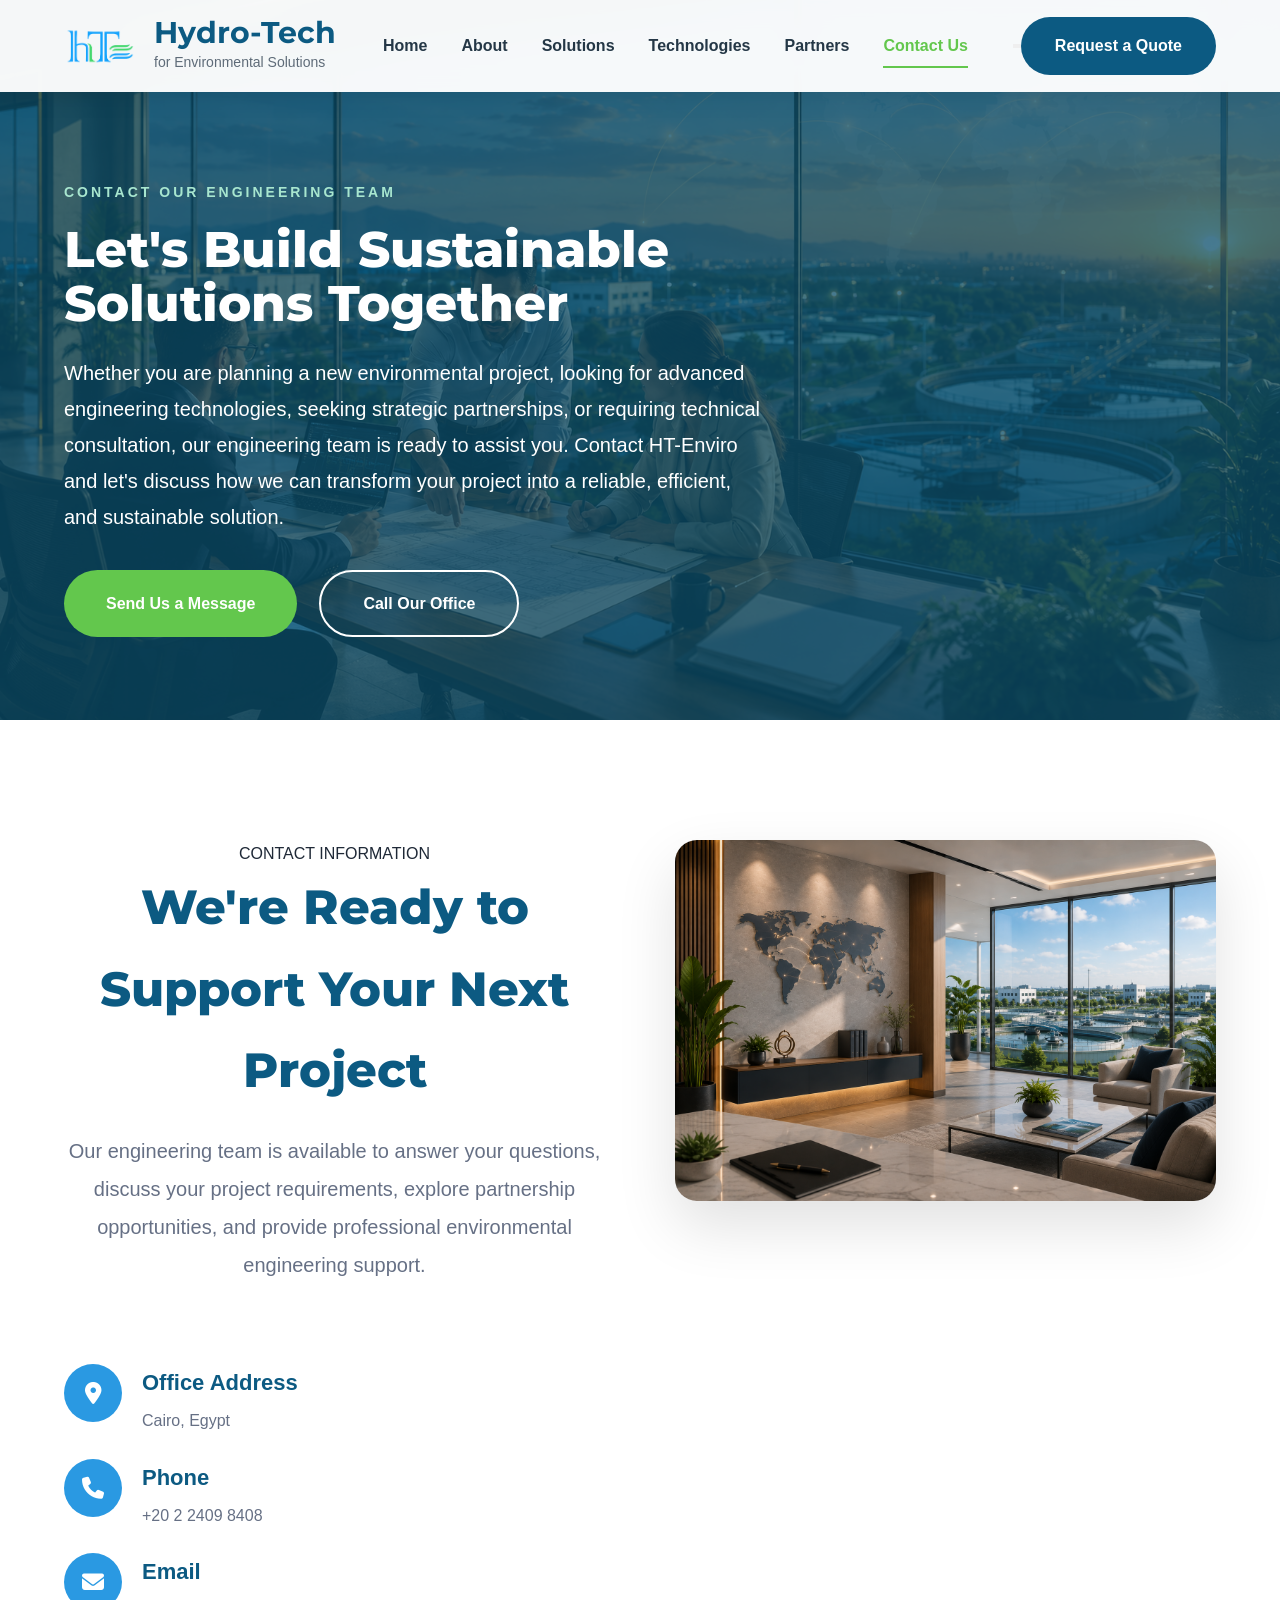
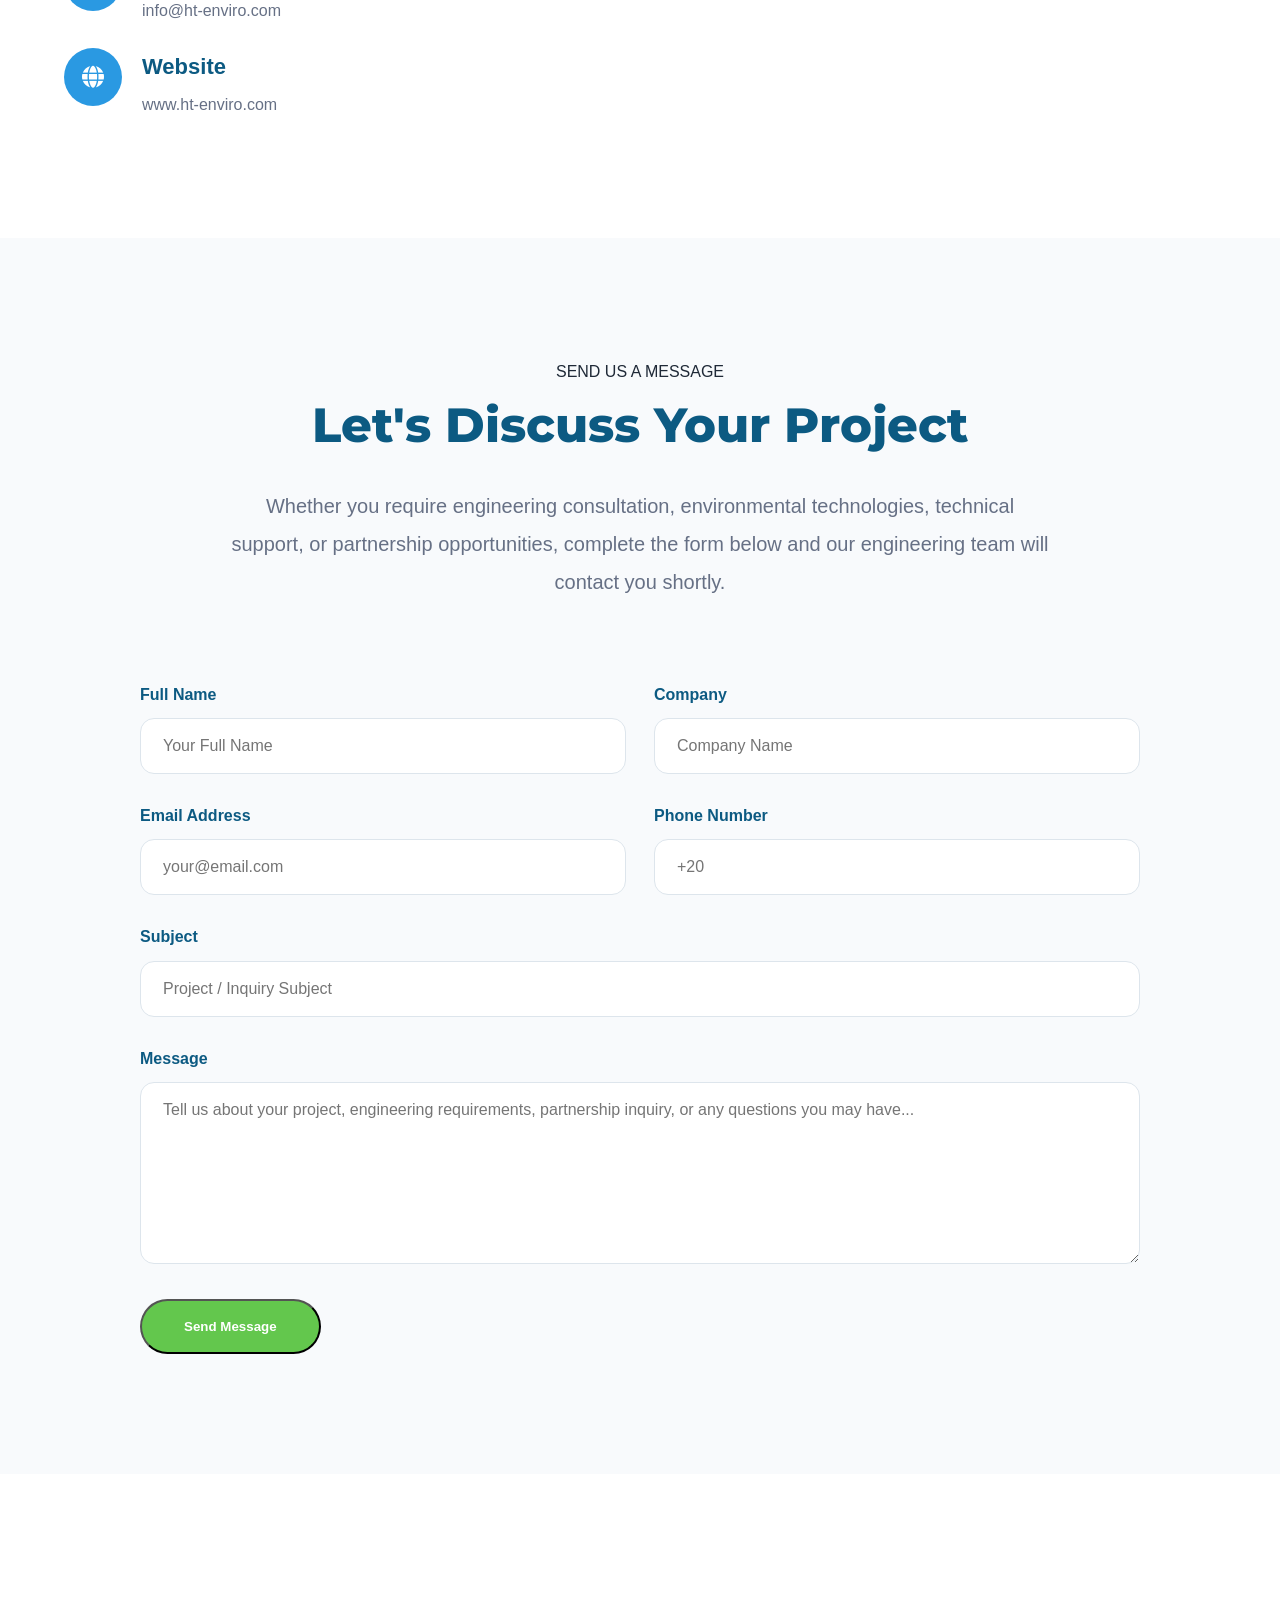
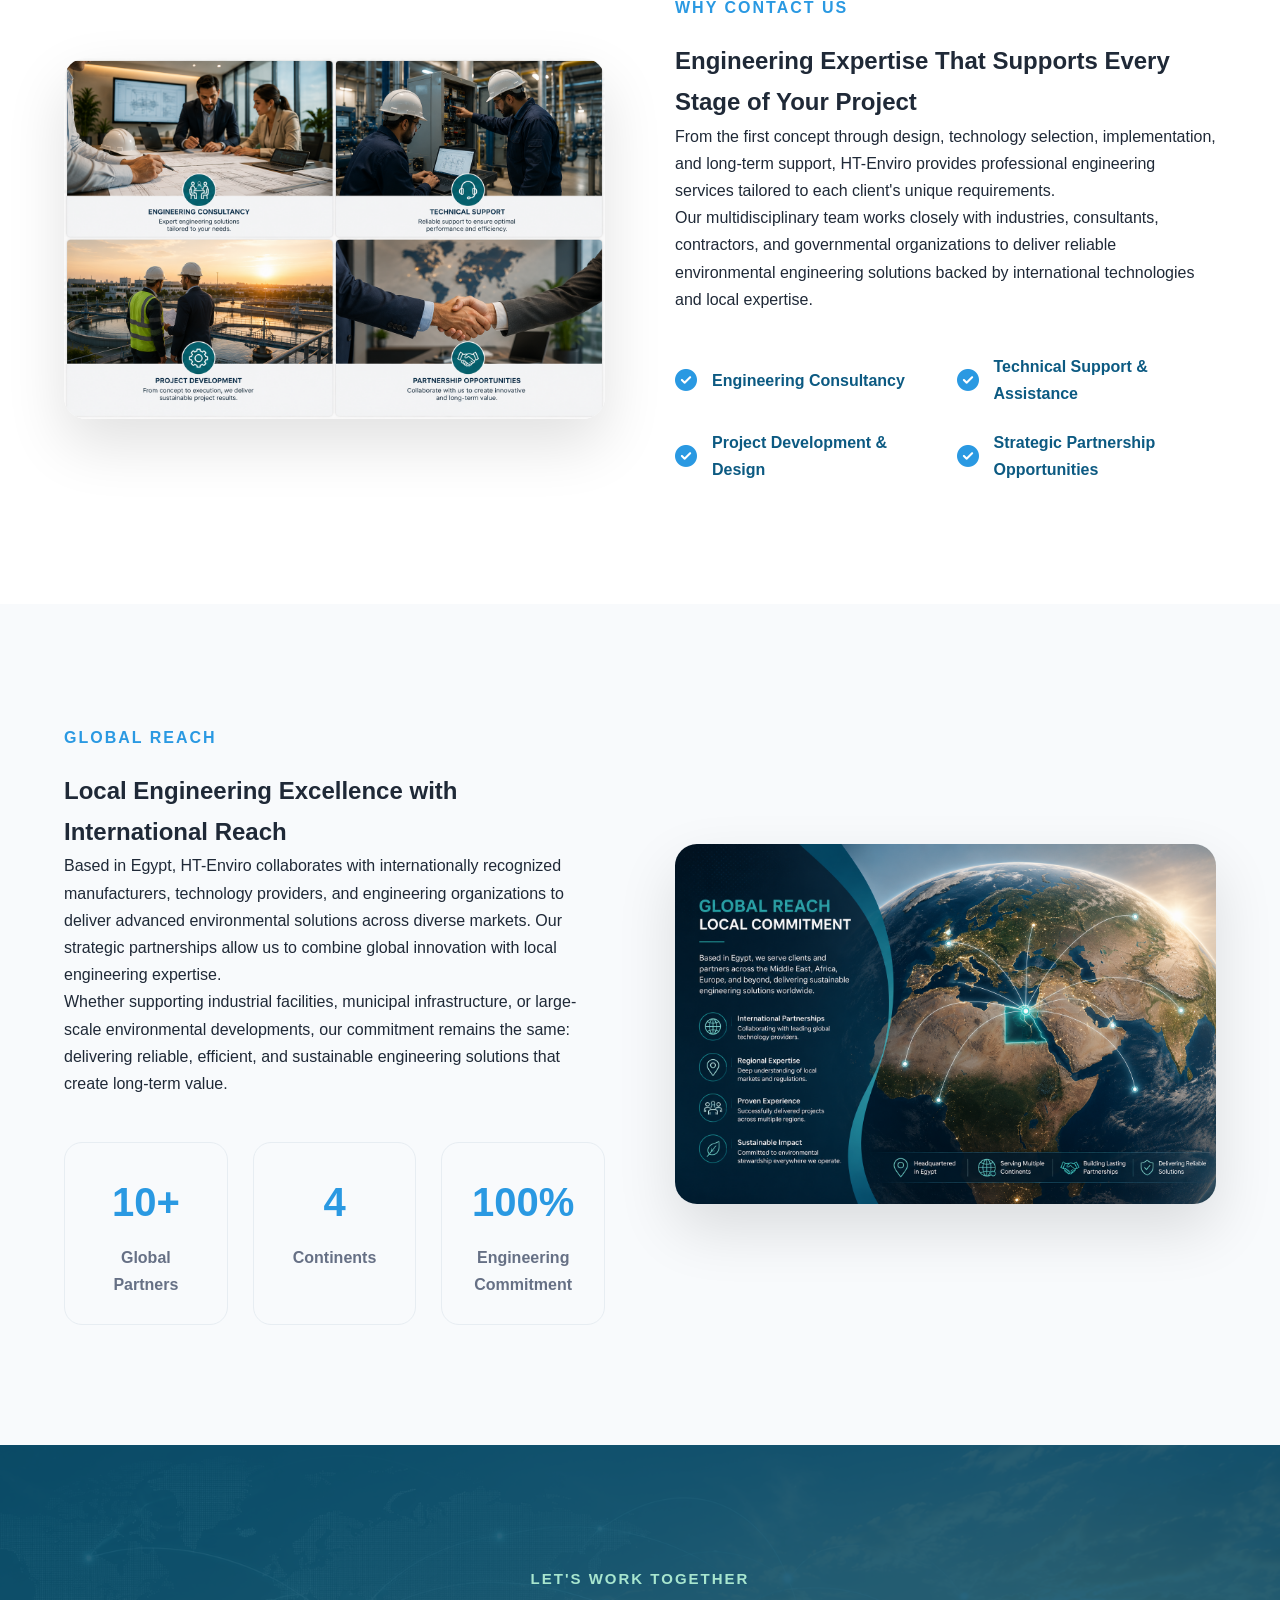
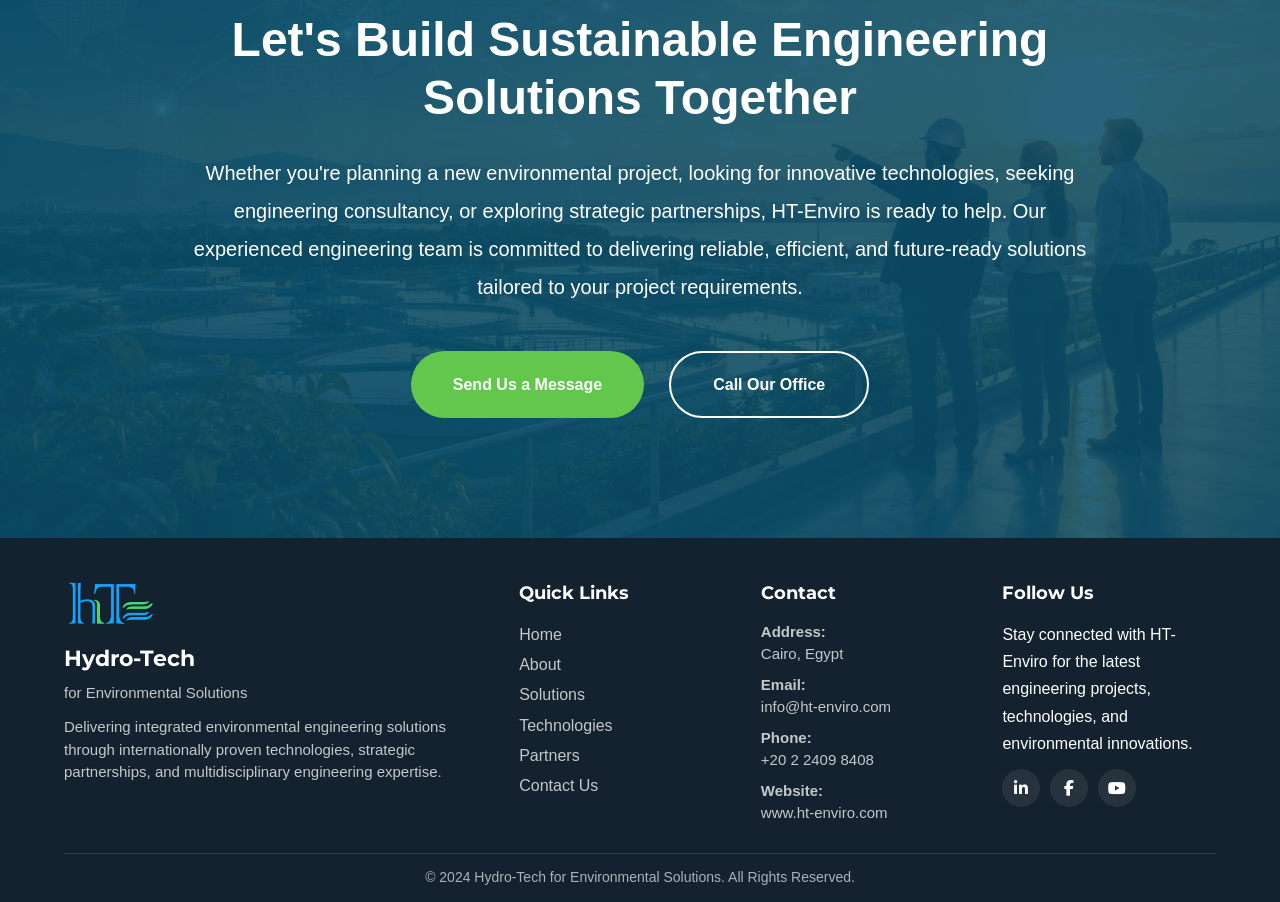
<file: contact.html>
<!DOCTYPE html>

<html lang="en">

<head>

    <meta charset="UTF-8">

    <meta name="viewport"
          content="width=device-width, initial-scale=1.0">

    <title>

        Contact Us | Hydro-Tech for Environmental Solutions

    </title>

    <link rel="stylesheet"
          href="css/style.css">
          <link rel="stylesheet" href="css/responsive-fix.css">

    <link rel="preconnect"
          href="https://fonts.googleapis.com">

    <link rel="preconnect"
          href="https://fonts.gstatic.com"
          crossorigin>

    <link href="https://fonts.googleapis.com/css2?family=Montserrat:wght@400;500;600;700;800&family=Open+Sans:wght@400;500;600;700&display=swap"
          rel="stylesheet">

    <link rel="stylesheet"
          href="https://cdnjs.cloudflare.com/ajax/libs/font-awesome/6.5.2/css/all.min.css">

</head>

<body>
    <script src="js/script.js"></script>

<!--==================================================
HEADER
===================================================-->

<header>

    <div class="container">

        <nav class="navbar">

            <!--==========================
            LOGO
            ===========================-->

            <a href="index.html" class="logo">

                <img src="logos/ht-enviro-logo.png"
                     alt="Hydro-Tech for Environmental Solutions">

                <div class="company-name">

                    <h2>Hydro-Tech</h2>

                    <span>for Environmental Solutions</span>

                </div>

            </a>

            <!--==========================
            MAIN MENU
            ===========================-->

<ul class="menu">

    <li><a href="index.html">Home</a></li>

    <li><a href="about.html">About</a></li>

    <li><a href="services.html">Solutions</a></li>

    <li><a href="technologies.html">Technologies</a></li>

    <li><a href="partners.html">Partners</a></li>

    <li><a href="contact.html">Contact Us</a></li>

</ul>

<button class="menu-toggle"
        type="button"
        aria-label="Open navigation">

    <span></span>
    <span></span>
    <span></span>

</button>

</ul>

<button class="menu-toggle"
        type="button"
        aria-label="Open navigation">

    <span></span>
    <span></span>
    <span></span>

</button>

<a href="contact.html"
   class="quote-button">

    Request a Quote

</a>

        </nav>

    </div>

</header>

<!--==================================================
CONTACT HERO
===================================================-->

<section class="page-hero contact-hero">

    <div class="hero-overlay"></div>

    <div class="container">

        <div class="page-hero-content">

            <span class="page-subtitle">

                CONTACT OUR ENGINEERING TEAM

            </span>

            <h1>

                Let's Build Sustainable Solutions Together

            </h1>

            <p>

                Whether you are planning a new environmental project, looking for advanced engineering technologies, seeking strategic partnerships, or requiring technical consultation, our engineering team is ready to assist you. Contact HT-Enviro and let's discuss how we can transform your project into a reliable, efficient, and sustainable solution.

            </p>

            <div class="hero-buttons">

                <a href="#contact-form"
                   class="btn-primary">

                    Send Us a Message

                </a>

                <a href="tel:+20224098408"
                   class="btn-secondary">

                    Call Our Office

                </a>

            </div>

        </div>

    </div>

</section>

<main>

<main>

<!--==================================================
CONTACT INFORMATION
===================================================-->

<section class="contact-information">

    <div class="container">

        <div class="contact-grid">

            <!--==========================
            LEFT SIDE
            ===========================-->

            <div class="contact-details">

                <div class="section-title left">

                    <span>

                        CONTACT INFORMATION

                    </span>

                    <h2>

                        We're Ready to Support Your Next Project

                    </h2>

                    <p>

                        Our engineering team is available to answer your questions, discuss your project requirements, explore partnership opportunities, and provide professional environmental engineering support.

                    </p>

                </div>

                <div class="contact-item">

                    <i class="fa-solid fa-location-dot"></i>

                    <div>

                        <h4>Office Address</h4>

                        <p>

                            Cairo, Egypt

                        </p>

                    </div>

                </div>

                <div class="contact-item">

                    <i class="fa-solid fa-phone"></i>

                    <div>

                        <h4>Phone</h4>

                        <p>

                            +20 2 2409 8408

                        </p>

                    </div>

                </div>

                <div class="contact-item">

                    <i class="fa-solid fa-envelope"></i>

                    <div>

                        <h4>Email</h4>

                        <p>

                            info@ht-enviro.com

                        </p>

                    </div>

                </div>

                <div class="contact-item">

                    <i class="fa-solid fa-globe"></i>

                    <div>

                        <h4>Website</h4>

                        <p>

                            www.ht-enviro.com

                        </p>

                    </div>

                </div>

            </div>

            <!--==========================
            RIGHT SIDE
            ===========================-->

            <div class="contact-image">

                <img src="images/contact/contact-overview.png"
                     alt="Contact Overview">

            </div>

        </div>

    </div>

</section>



<!--==================================================
CONTACT FORM
===================================================-->

<section class="contact-form-section"
         id="contact-form">

    <div class="container">

        <div class="section-title">

            <span>

                SEND US A MESSAGE

            </span>

            <h2>

                Let's Discuss Your Project

            </h2>

            <p>

                Whether you require engineering consultation, environmental technologies, technical support, or partnership opportunities, complete the form below and our engineering team will contact you shortly.

            </p>

        </div>

<form class="contact-form"
      action="https://formsubmit.co/info@ht-enviro.com"
      method="POST">

    <!-- FormSubmit Settings -->
    <input type="hidden" name="_subject" value="New Inquiry from HT-Enviro Website">
    <input type="hidden" name="_template" value="table">
    <input type="hidden" name="_captcha" value="true">

    <input type="hidden" name="_next" value="https://www.ht-enviro.com/thank-you.html">

    <div class="form-grid">

        <div class="form-group">
            <label>Full Name</label>
            <input type="text"
                   name="Full Name"
                   placeholder="Your Full Name"
                   required>
        </div>

        <div class="form-group">
            <label>Company</label>
            <input type="text"
                   name="Company"
                   placeholder="Company Name">
        </div>

        <div class="form-group">
            <label>Email Address</label>
            <input type="email"
                   name="Email"
                   placeholder="your@email.com"
                   required>
        </div>

        <div class="form-group">
            <label>Phone Number</label>
            <input type="tel"
                   name="Phone"
                   placeholder="+20">
        </div>

        <div class="form-group full-width">
            <label>Subject</label>
            <input type="text"
                   name="Subject"
                   placeholder="Project / Inquiry Subject">
        </div>

        <div class="form-group full-width">
            <label>Message</label>
            <textarea
                name="Message"
                rows="8"
                placeholder="Tell us about your project, engineering requirements, partnership inquiry, or any questions you may have..."
                required></textarea>
        </div>

    </div>

    <button type="submit" class="btn-primary">
        Send Message
    </button>

</form>




    </div>

</section>




<!--==================================================
WHY CONTACT HT-ENVIRO
===================================================-->

<section class="contact-support">

    <div class="container">

        <div class="support-grid">

            <div class="support-image">

                <img src="images/contact/contact-support.png"
                     alt="Why Contact HT-Enviro">

            </div>

            <div class="support-content">

                <span class="section-tag">

                    WHY CONTACT US

                </span>

                <h2>

                    Engineering Expertise That Supports Every Stage of Your Project

                </h2>

                <p>

                    From the first concept through design, technology selection, implementation, and long-term support, HT-Enviro provides professional engineering services tailored to each client's unique requirements.

                </p>

                <p>

                    Our multidisciplinary team works closely with industries, consultants, contractors, and governmental organizations to deliver reliable environmental engineering solutions backed by international technologies and local expertise.

                </p>

                <div class="overview-features">

                    <div class="feature-item">

                        <i class="fa-solid fa-circle-check"></i>

                        <span>

                            Engineering Consultancy

                        </span>

                    </div>

                    <div class="feature-item">

                        <i class="fa-solid fa-circle-check"></i>

                        <span>

                            Technical Support & Assistance

                        </span>

                    </div>

                    <div class="feature-item">

                        <i class="fa-solid fa-circle-check"></i>

                        <span>

                            Project Development & Design

                        </span>

                    </div>

                    <div class="feature-item">

                        <i class="fa-solid fa-circle-check"></i>

                        <span>

                            Strategic Partnership Opportunities

                        </span>

                    </div>

                </div>

            </div>

        </div>

    </div>

</section>



<!--==================================================
GLOBAL REACH
===================================================-->

<section class="global-reach">

    <div class="container">

        <div class="global-grid">

            <div class="global-content">

                <span class="section-tag">

                    GLOBAL REACH

                </span>

                <h2>

                    Local Engineering Excellence with International Reach

                </h2>

                <p>

                    Based in Egypt, HT-Enviro collaborates with internationally recognized manufacturers, technology providers, and engineering organizations to deliver advanced environmental solutions across diverse markets. Our strategic partnerships allow us to combine global innovation with local engineering expertise.

                </p>

                <p>

                    Whether supporting industrial facilities, municipal infrastructure, or large-scale environmental developments, our commitment remains the same: delivering reliable, efficient, and sustainable engineering solutions that create long-term value.

                </p>

                <div class="network-statistics">

                    <div class="network-stat">

                        <h3>

                            10+

                        </h3>

                        <span>

                            Global Partners

                        </span>

                    </div>

                    <div class="network-stat">

                        <h3>

                            4

                        </h3>

                        <span>

                            Continents

                        </span>

                    </div>

                    <div class="network-stat">

                        <h3>

                            100%

                        </h3>

                        <span>

                            Engineering Commitment

                        </span>

                    </div>

                </div>

            </div>

            <div class="global-image">

                <img src="images/contact/global-reach.png"
                     alt="Global Reach">

            </div>

        </div>

    </div>

</section>



<!--==================================================
CONTACT CTA
===================================================-->

<section class="contact-cta">

    <div class="contact-cta-overlay"></div>

    <div class="container">

        <div class="contact-cta-content">

            <span>

                LET'S WORK TOGETHER

            </span>

            <h2>

                Let's Build Sustainable Engineering Solutions Together

            </h2>

            <p>

                Whether you're planning a new environmental project, looking for innovative technologies, seeking engineering consultancy, or exploring strategic partnerships, HT-Enviro is ready to help. Our experienced engineering team is committed to delivering reliable, efficient, and future-ready solutions tailored to your project requirements.

            </p>

            <div class="contact-cta-buttons">

                <a href="#contact-form"
                   class="btn-primary">

                    Send Us a Message

                </a>

                <a href="tel:+20224098408"
                   class="btn-secondary">

                    Call Our Office

                </a>

            </div>

        </div>

    </div>

</section>

</main>















<!--==================================================
FOOTER
===================================================-->

<footer>

    <div class="container">

        <div class="footer-grid">

            <!--==========================
            COMPANY
            ===========================-->

            <div class="footer-company">

                <img src="logos/ht-enviro-logo.png"
                     alt="Hydro-Tech for Environmental Solutions">

                <h3>

                    Hydro-Tech

                </h3>

                <p class="footer-subtitle">

                    for Environmental Solutions

                </p>

                <p>

                    Delivering integrated environmental engineering solutions through internationally proven technologies, strategic partnerships, and multidisciplinary engineering expertise.

                </p>

            </div>

            <!--==========================
            QUICK LINKS
            ===========================-->

            <div class="footer-links">

                <h4>

                    Quick Links

                </h4>

                <ul>

                    <li><a href="index.html">Home</a></li>

                    <li><a href="about.html">About</a></li>

                    <li><a href="services.html">Solutions</a></li>

                    <li><a href="technologies.html">Technologies</a></li>

                    <li><a href="partners.html">Partners</a></li>

                    <li><a href="contact.html">Contact Us</a></li>

                </ul>

            </div>

            <!--==========================
            CONTACT
            ===========================-->

            <div class="footer-contact">

                <h4>

                    Contact

                </h4>

                <p>

                    <strong>Address:</strong><br>

                    Cairo, Egypt

                </p>

                <p>

                    <strong>Email:</strong><br>

                    info@ht-enviro.com

                </p>

                <p>

                    <strong>Phone:</strong><br>

                    +20 2 2409 8408

                </p>

                <p>

                    <strong>Website:</strong><br>

                    <a href="https://www.ht-enviro.com"
                       target="_blank">

                        www.ht-enviro.com

                    </a>

                </p>

            </div>

            <!--==========================
            SOCIAL
            ===========================-->

            <div class="footer-social">

                <h4>

                    Follow Us

                </h4>

                <p>

                    Stay connected with HT-Enviro for the latest engineering projects, technologies, and environmental innovations.

                </p>

                <div class="social-icons">

                    <a href="#"><i class="fa-brands fa-linkedin-in"></i></a>

                    <a href="#"><i class="fa-brands fa-facebook-f"></i></a>

                    <a href="#"><i class="fa-brands fa-youtube"></i></a>

                </div>

            </div>

        </div>

        <div class="footer-bottom">

            <p>

                © 2024 Hydro-Tech for Environmental Solutions. All Rights Reserved.

            </p>

        </div>

    </div>

</footer>
</file>
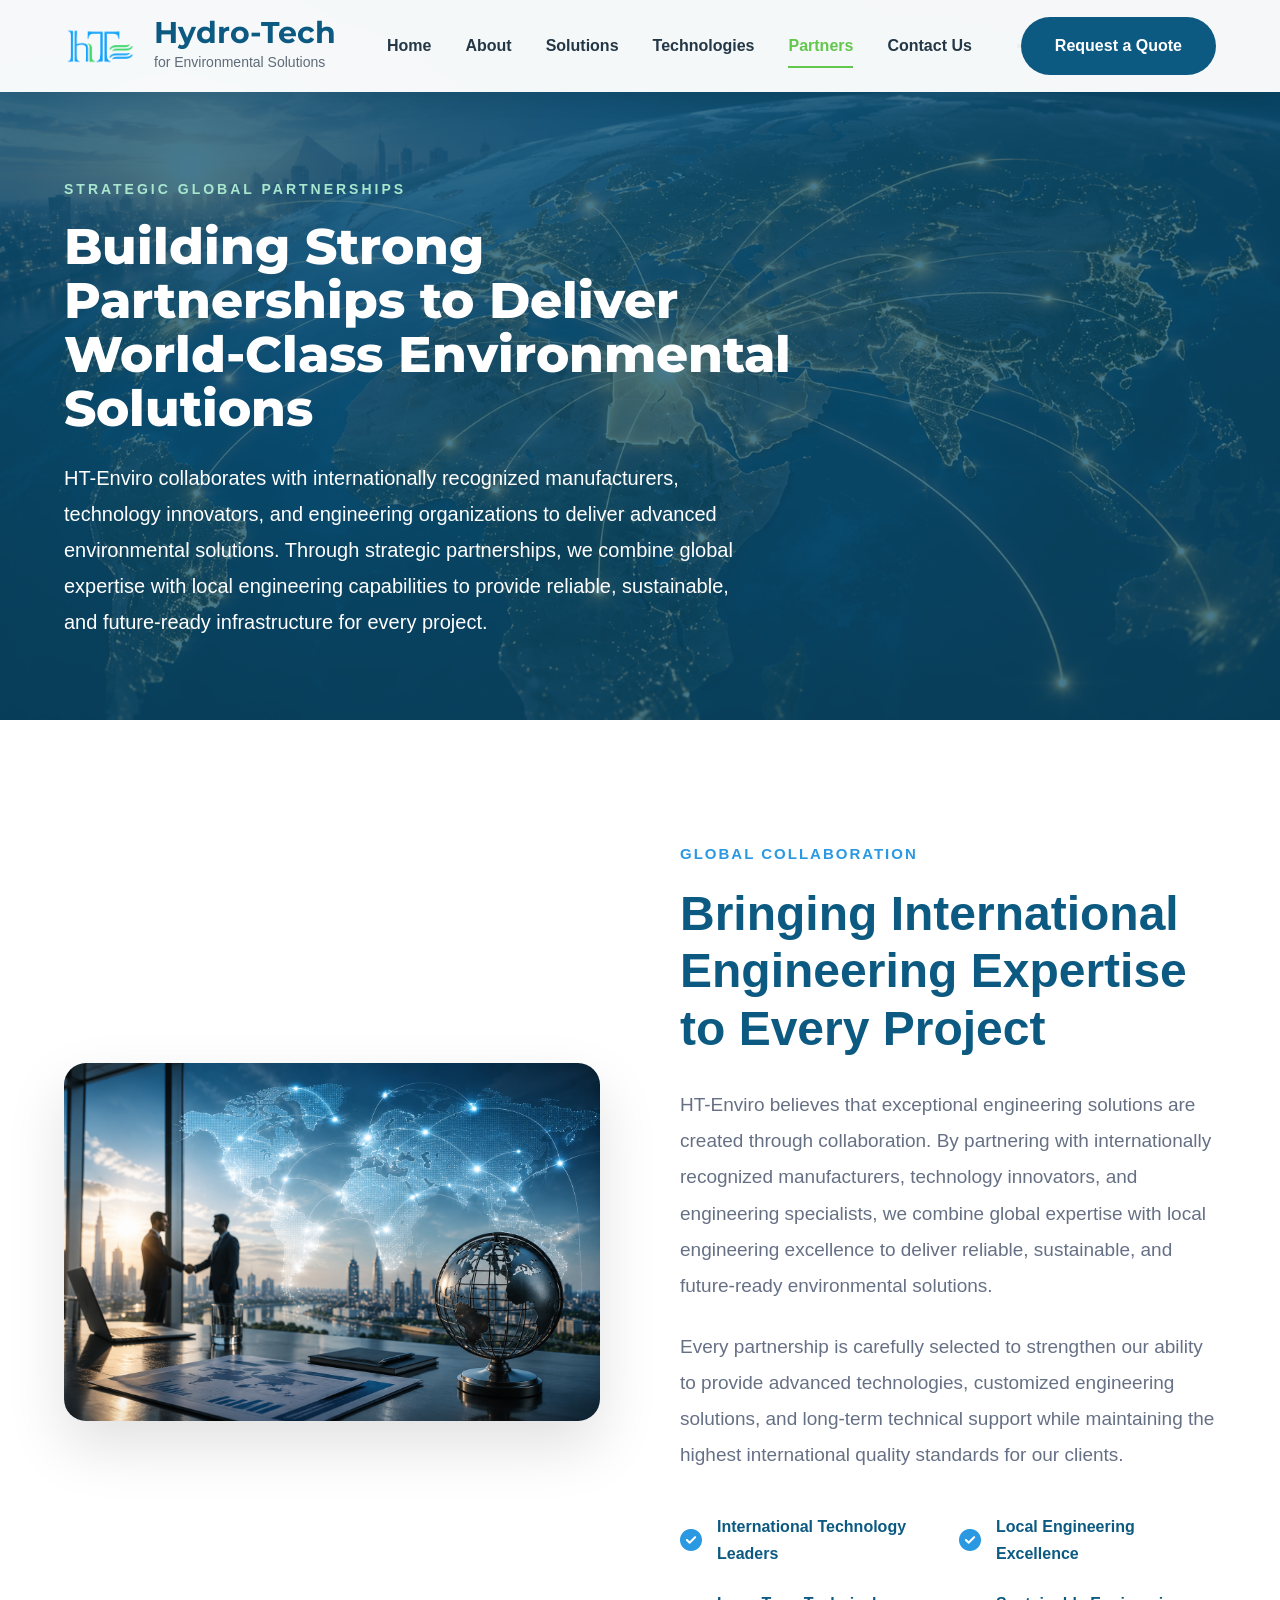
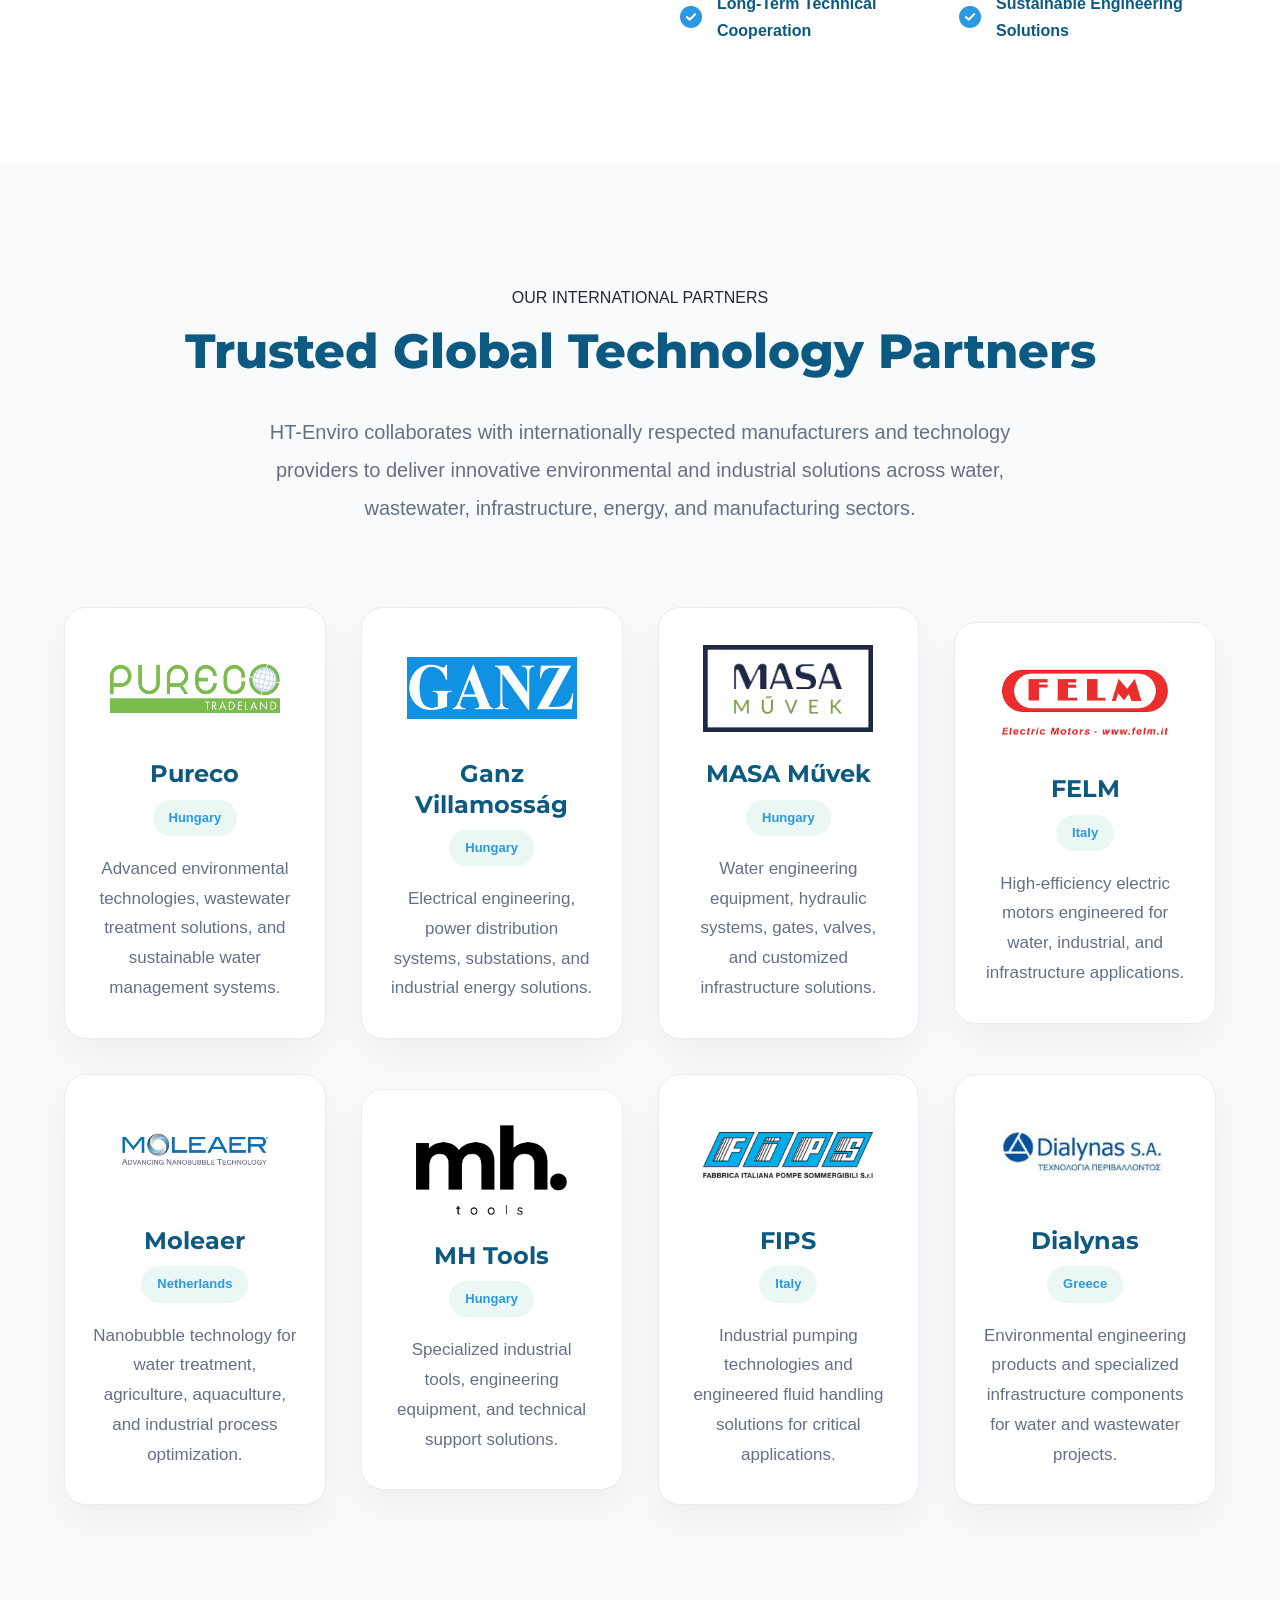
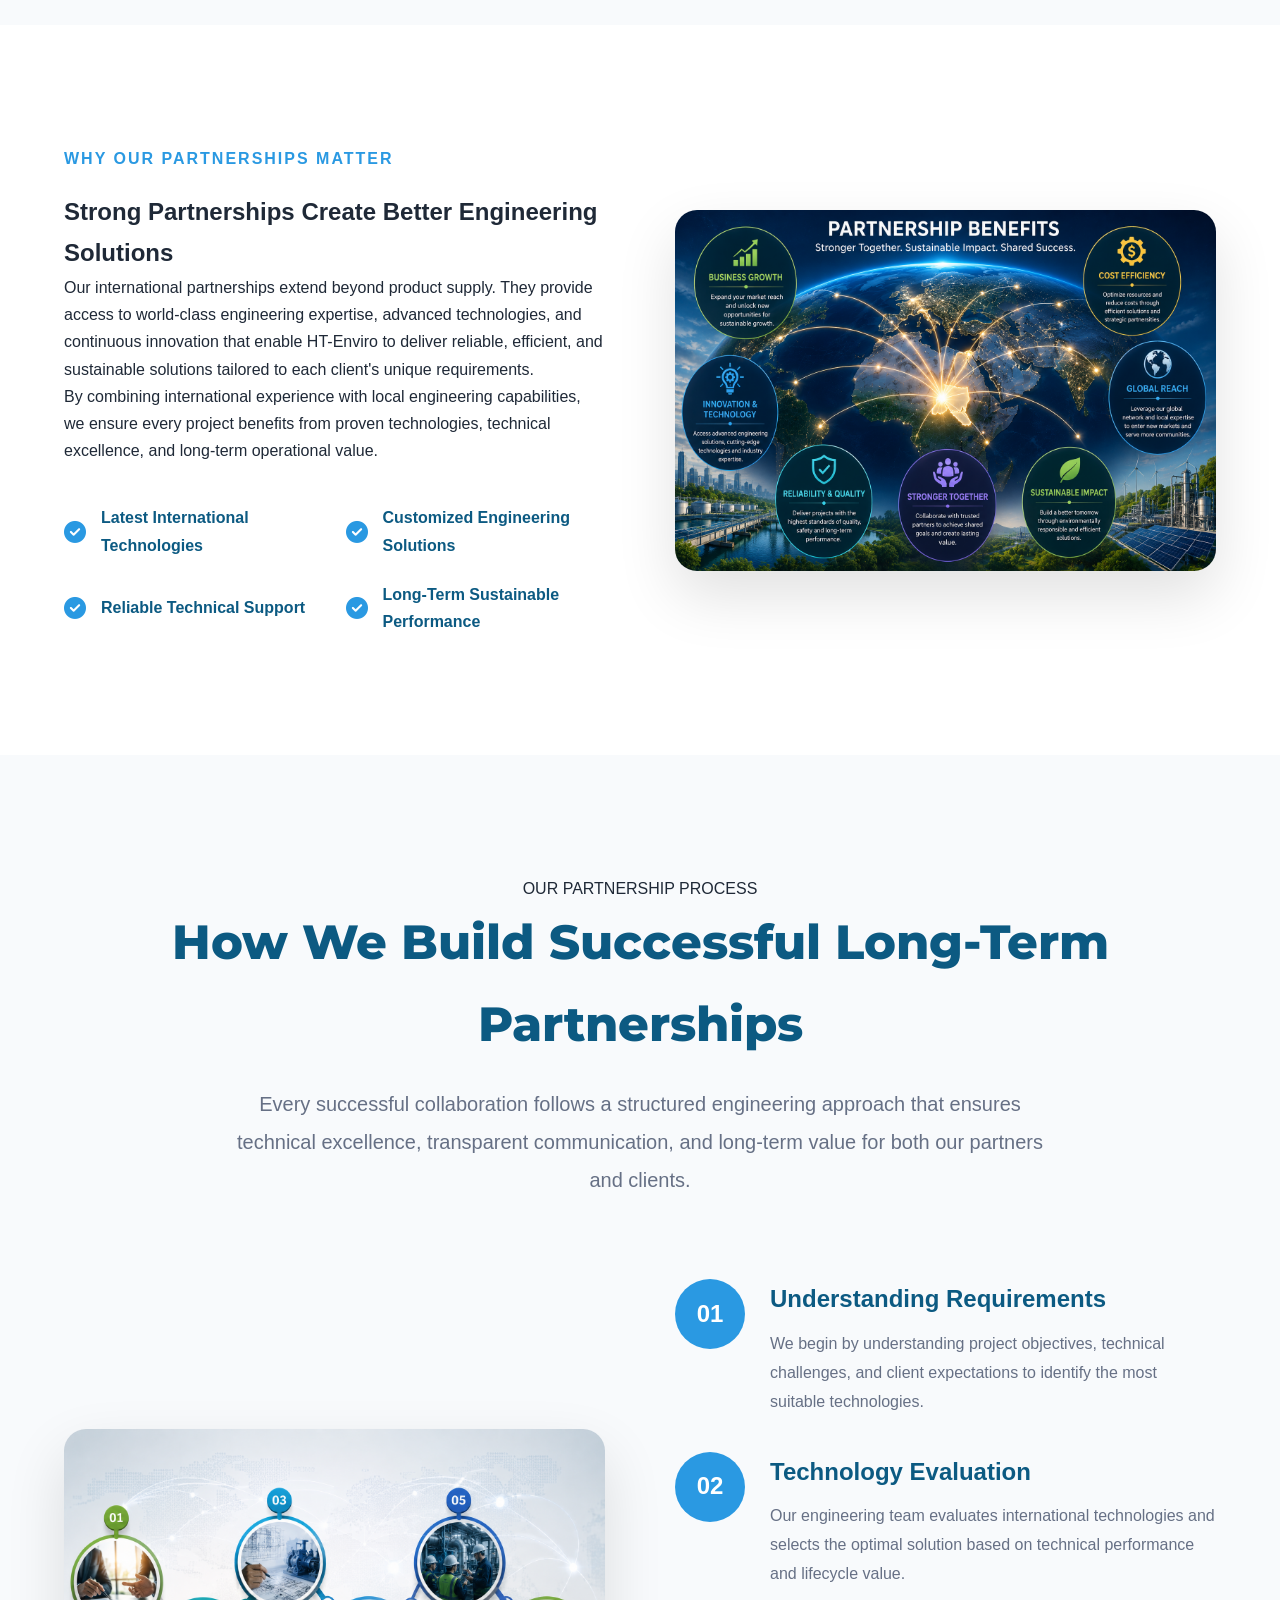
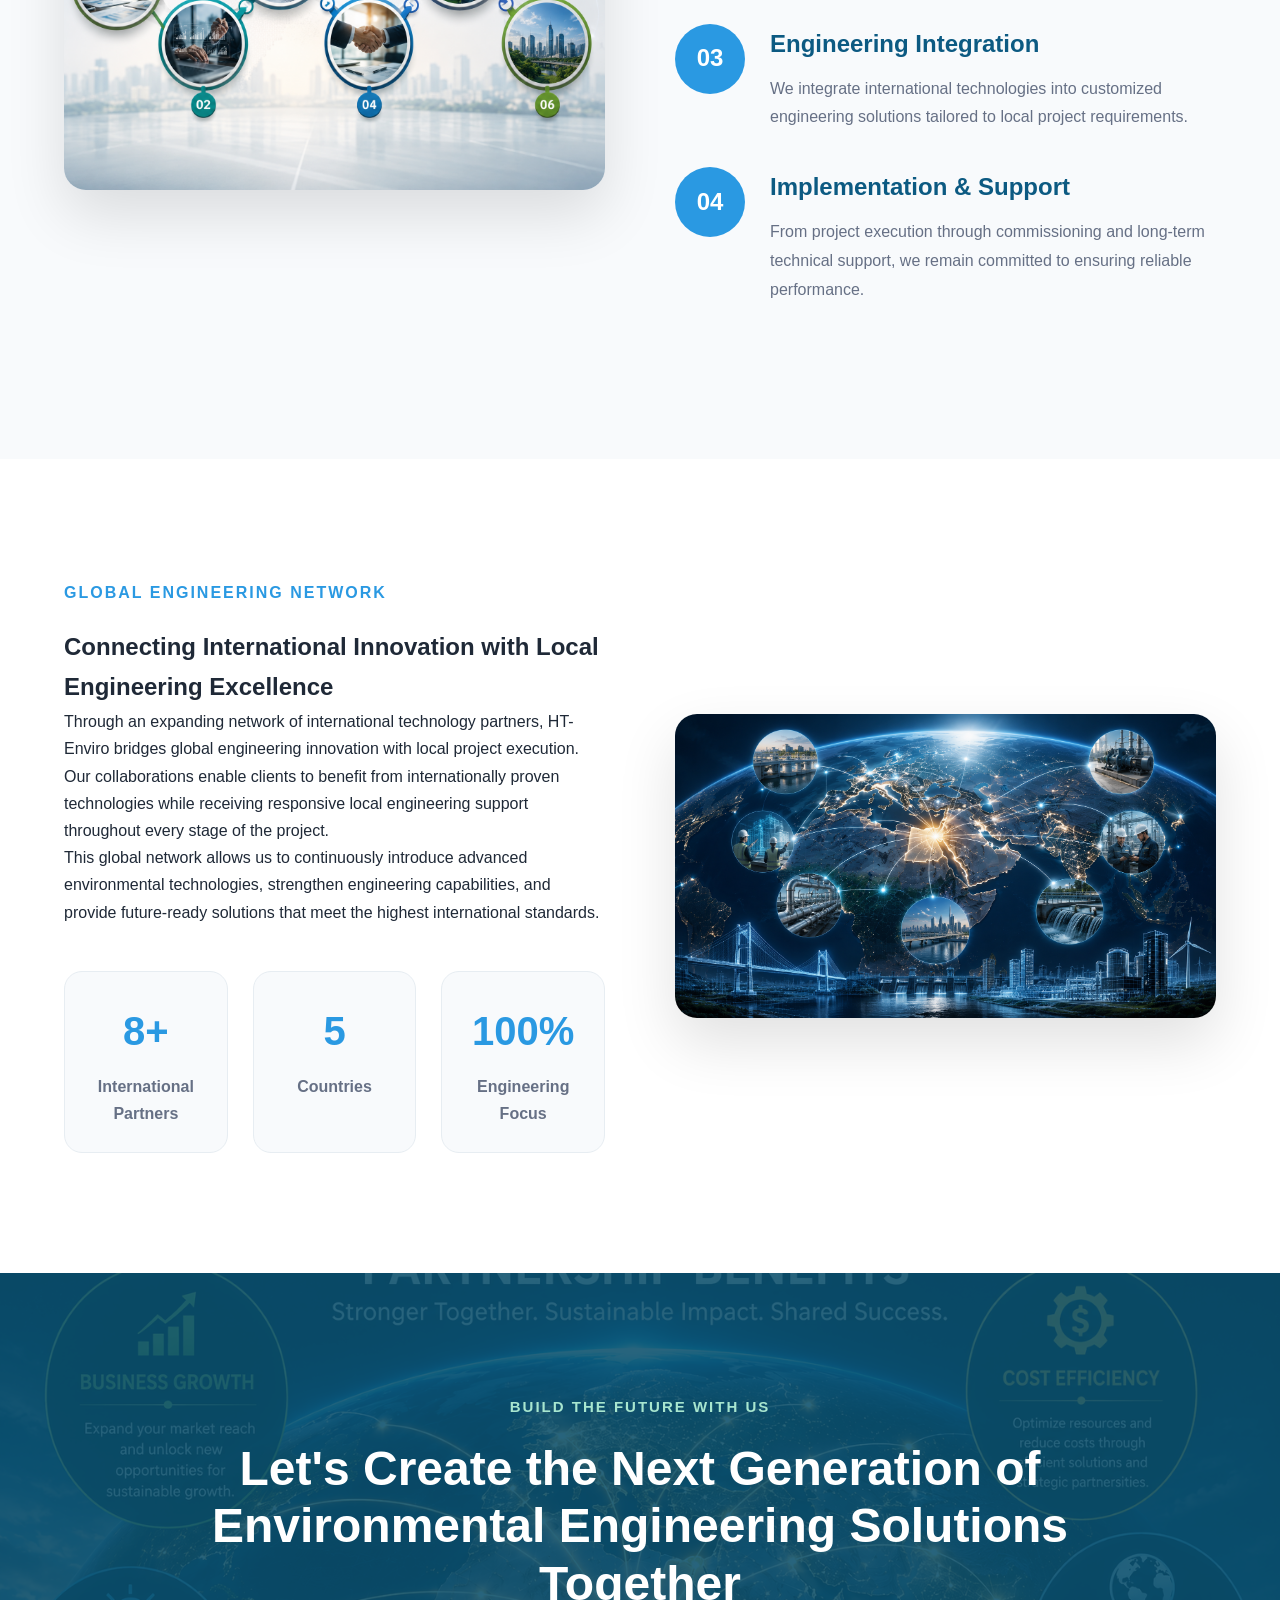
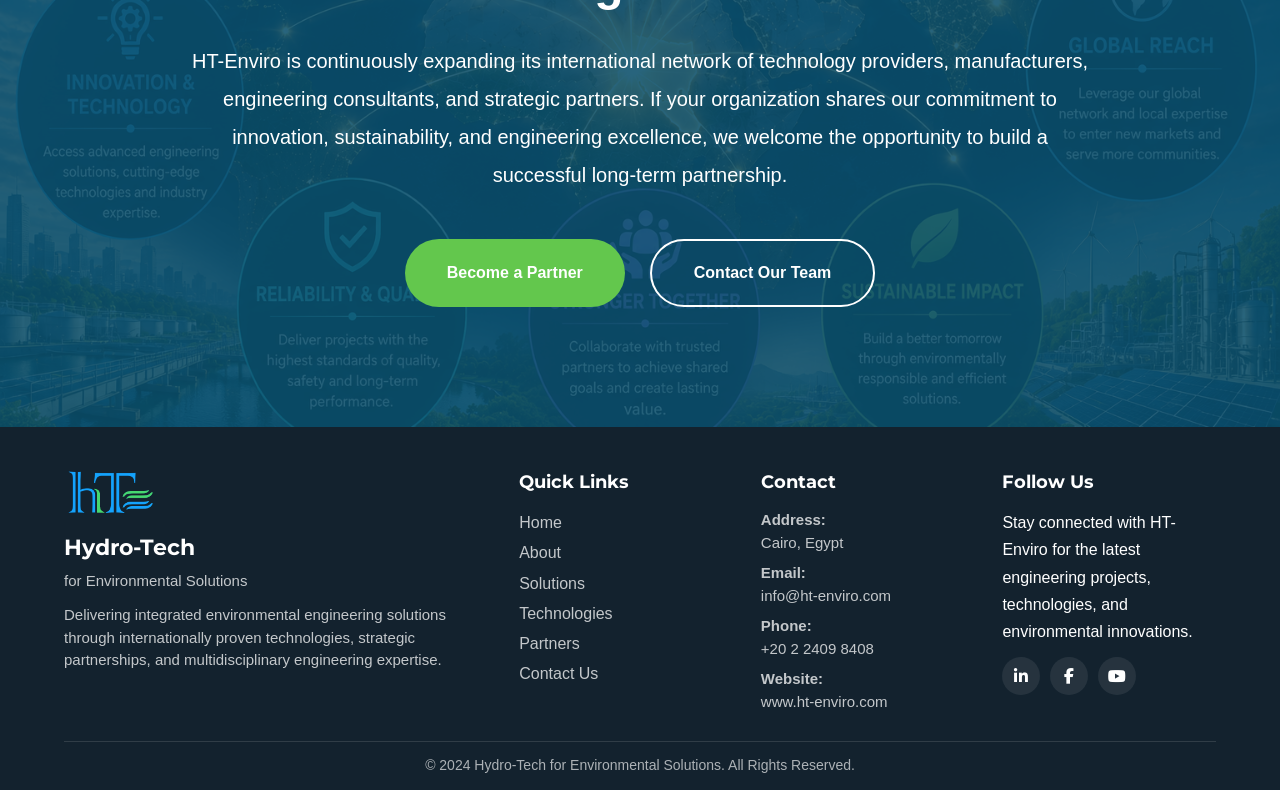
<file: partners.html>
<!DOCTYPE html>

<html lang="en">

<head>

    <meta charset="UTF-8">

    <meta name="viewport"
          content="width=device-width, initial-scale=1.0">

    <title>

        Partners | Hydro-Tech for Environmental Solutions

    </title>

    <link rel="stylesheet"
          href="css/style.css">
          <link rel="stylesheet" href="css/responsive-fix.css">

    <link rel="preconnect"
          href="https://fonts.googleapis.com">

    <link rel="preconnect"
          href="https://fonts.gstatic.com"
          crossorigin>

    <link href="https://fonts.googleapis.com/css2?family=Montserrat:wght@400;500;600;700;800&family=Open+Sans:wght@400;500;600;700&display=swap"
          rel="stylesheet">

    <link rel="stylesheet"
          href="https://cdnjs.cloudflare.com/ajax/libs/font-awesome/6.5.2/css/all.min.css">

</head>

<body>
    <script src="js/script.js"></script>

<!--==================================================
HEADER
===================================================-->

<header>

    <div class="container">

        <nav class="navbar">

            <!--==========================
            LOGO
            ===========================-->

            <a href="index.html" class="logo">

                <img src="logos/ht-enviro-logo.png"
                     alt="Hydro-Tech for Environmental Solutions">

                <div class="company-name">

                    <h2>Hydro-Tech</h2>

                    <span>for Environmental Solutions</span>

                </div>

            </a>

            <!--==========================
            MAIN MENU
            ===========================-->

<ul class="menu">

    <li><a href="index.html">Home</a></li>

    <li><a href="about.html">About</a></li>

    <li><a href="services.html">Solutions</a></li>

    <li><a href="technologies.html">Technologies</a></li>

    <li><a href="partners.html">Partners</a></li>

    <li><a href="contact.html">Contact Us</a></li>

</ul>

<button class="menu-toggle"
        type="button"
        aria-label="Open navigation">

    <span></span>
    <span></span>
    <span></span>

</button>

<!--==========================
CTA BUTTON
===========================-->

<a href="contact.html"
   class="quote-button">

    Request a Quote

</a>

        </nav>

    </div>

</header>


<!--==================================================
PARTNERS HERO
===================================================-->

<section class="page-hero partners-hero">

    <div class="hero-overlay"></div>

    <div class="container">

        <div class="page-hero-content">

            <span class="page-subtitle">

                STRATEGIC GLOBAL PARTNERSHIPS

            </span>

            <h1>

                Building Strong Partnerships to Deliver World-Class Environmental Solutions

            </h1>

            <p>

                HT-Enviro collaborates with internationally recognized manufacturers, technology innovators, and engineering organizations to deliver advanced environmental solutions. Through strategic partnerships, we combine global expertise with local engineering capabilities to provide reliable, sustainable, and future-ready infrastructure for every project.

            </p>


        </div>

    </div>

</section>

<main>

<!--==================================================
NEXT SECTION
(Strategic Partners)
===================================================-->

</main>

<!--==================================================
STRATEGIC GLOBAL PARTNERSHIPS
===================================================-->

<section class="partners-overview">

    <div class="container">

        <div class="overview-grid">

            <div class="overview-image">

                <img src="images/partners/global-partnerships.png"
                     alt="Strategic Global Partnerships">

            </div>

            <div class="overview-content">

                <span class="section-tag">

                    GLOBAL COLLABORATION

                </span>

                <h2>

                    Bringing International Engineering Expertise to Every Project

                </h2>

                <p>

                    HT-Enviro believes that exceptional engineering solutions are created through collaboration. By partnering with internationally recognized manufacturers, technology innovators, and engineering specialists, we combine global expertise with local engineering excellence to deliver reliable, sustainable, and future-ready environmental solutions.

                </p>

                <p>

                    Every partnership is carefully selected to strengthen our ability to provide advanced technologies, customized engineering solutions, and long-term technical support while maintaining the highest international quality standards for our clients.

                </p>

                <div class="overview-features">

                    <div class="feature-item">

                        <i class="fa-solid fa-circle-check"></i>

                        <span>International Technology Leaders</span>

                    </div>

                    <div class="feature-item">

                        <i class="fa-solid fa-circle-check"></i>

                        <span>Local Engineering Excellence</span>

                    </div>

                    <div class="feature-item">

                        <i class="fa-solid fa-circle-check"></i>

                        <span>Long-Term Technical Cooperation</span>

                    </div>

                    <div class="feature-item">

                        <i class="fa-solid fa-circle-check"></i>

                        <span>Sustainable Engineering Solutions</span>

                    </div>

                </div>

            </div>

        </div>

    </div>

</section>


<!--==================================================
OUR INTERNATIONAL PARTNERS
===================================================-->

<section class="partners-showcase">

    <div class="container">

        <div class="section-title">

            <span>

                OUR INTERNATIONAL PARTNERS

            </span>

            <h2>

                Trusted Global Technology Partners

            </h2>

            <p>

                HT-Enviro collaborates with internationally respected manufacturers and technology providers to deliver innovative environmental and industrial solutions across water, wastewater, infrastructure, energy, and manufacturing sectors.

            </p>

        </div>

        <div class="partners-grid">

            <!-- PURECO -->

            <div class="partner-card">

                <img src="images/partners/pureco.png"
                     alt="Pureco">

                <h3>Pureco</h3>

                <span class="partner-country">

                    Hungary

                </span>

                <p>

                    Advanced environmental technologies, wastewater treatment solutions, and sustainable water management systems.

                </p>

            </div>

            <!-- GANZ -->

            <div class="partner-card">

                <img src="images/partners/ganz-villamossagi.png"
                     alt="Ganz">

                <h3>Ganz Villamosság</h3>

                <span class="partner-country">

                    Hungary

                </span>

                <p>

                    Electrical engineering, power distribution systems, substations, and industrial energy solutions.

                </p>

            </div>

            <!-- MASA -->

            <div class="partner-card">

                <img src="images/partners/masa-muvek.png"
                     alt="MASA">

                <h3>MASA Művek</h3>

                <span class="partner-country">

                    Hungary

                </span>

                <p>

                    Water engineering equipment, hydraulic systems, gates, valves, and customized infrastructure solutions.

                </p>

            </div>

            <!-- FELM -->

            <div class="partner-card">

                <img src="images/partners/felm.png"
                     alt="FELM">

                <h3>FELM</h3>

                <span class="partner-country">

                    Italy

                </span>

                <p>

                    High-efficiency electric motors engineered for water, industrial, and infrastructure applications.

                </p>

            </div>

            <!-- MOLEAER -->

            <div class="partner-card">

                <img src="images/partners/moleaer.png"
                     alt="Moleaer">

                <h3>Moleaer</h3>

                <span class="partner-country">

                    Netherlands

                </span>

                <p>

                    Nanobubble technology for water treatment, agriculture, aquaculture, and industrial process optimization.

                </p>

            </div>

            <!-- MH TOOLS -->

            <div class="partner-card">

                <img src="images/partners/mh-tools.png"
                     alt="MH Tools">

                <h3>MH Tools</h3>

                <span class="partner-country">

                    Hungary

                </span>

                <p>

                    Specialized industrial tools, engineering equipment, and technical support solutions.

                </p>

            </div>

            <!-- FIPS -->

            <div class="partner-card">

                <img src="images/partners/FIPS.png"
                     alt="FIPS">

                <h3>FIPS</h3>

                <span class="partner-country">

                    Italy

                </span>

                <p>

                    Industrial pumping technologies and engineered fluid handling solutions for critical applications.

                </p>

            </div>

            <!-- DIALYNAS -->

            <div class="partner-card">

                <img src="images/partners/Dialynas.png"
                     alt="Dialynas">

                <h3>Dialynas</h3>

                <span class="partner-country">

                    Greece

                </span>

                <p>

                    Environmental engineering products and specialized infrastructure components for water and wastewater projects.

                </p>

            </div>

        </div>

    </div>

</section>


<!--==================================================
PARTNERSHIP BENEFITS
===================================================-->

<section class="partnership-benefits">

    <div class="container">

        <div class="benefits-grid">

            <div class="benefits-content">

                <span class="section-tag">

                    WHY OUR PARTNERSHIPS MATTER

                </span>

                <h2>

                    Strong Partnerships Create Better Engineering Solutions

                </h2>

                <p>

                    Our international partnerships extend beyond product supply. They provide access to world-class engineering expertise, advanced technologies, and continuous innovation that enable HT-Enviro to deliver reliable, efficient, and sustainable solutions tailored to each client's unique requirements.

                </p>

                <p>

                    By combining international experience with local engineering capabilities, we ensure every project benefits from proven technologies, technical excellence, and long-term operational value.

                </p>

                <div class="overview-features">

                    <div class="feature-item">

                        <i class="fa-solid fa-circle-check"></i>

                        <span>Latest International Technologies</span>

                    </div>

                    <div class="feature-item">

                        <i class="fa-solid fa-circle-check"></i>

                        <span>Customized Engineering Solutions</span>

                    </div>

                    <div class="feature-item">

                        <i class="fa-solid fa-circle-check"></i>

                        <span>Reliable Technical Support</span>

                    </div>

                    <div class="feature-item">

                        <i class="fa-solid fa-circle-check"></i>

                        <span>Long-Term Sustainable Performance</span>

                    </div>

                </div>

            </div>

            <div class="benefits-image">

                <img src="images/partners/partnership-benefits.png"
                     alt="Partnership Benefits">

            </div>

        </div>

    </div>

</section>


<!--==================================================
OUR PARTNERSHIP PROCESS
===================================================-->

<section class="partnership-process">

    <div class="container">

        <div class="section-title">

            <span>

                OUR PARTNERSHIP PROCESS

            </span>

            <h2>

                How We Build Successful Long-Term Partnerships

            </h2>

            <p>

                Every successful collaboration follows a structured engineering approach that ensures technical excellence, transparent communication, and long-term value for both our partners and clients.

            </p>

        </div>

        <div class="process-wrapper">

            <div class="process-image">

                <img src="images/partners/partnership-process.png"
                     alt="Partnership Process">

            </div>

            <div class="process-steps">

                <div class="process-step">

                    <div class="step-number">01</div>

                    <div>

                        <h3>Understanding Requirements</h3>

                        <p>

                            We begin by understanding project objectives, technical challenges, and client expectations to identify the most suitable technologies.

                        </p>

                    </div>

                </div>

                <div class="process-step">

                    <div class="step-number">02</div>

                    <div>

                        <h3>Technology Evaluation</h3>

                        <p>

                            Our engineering team evaluates international technologies and selects the optimal solution based on technical performance and lifecycle value.

                        </p>

                    </div>

                </div>

                <div class="process-step">

                    <div class="step-number">03</div>

                    <div>

                        <h3>Engineering Integration</h3>

                        <p>

                            We integrate international technologies into customized engineering solutions tailored to local project requirements.

                        </p>

                    </div>

                </div>

                <div class="process-step">

                    <div class="step-number">04</div>

                    <div>

                        <h3>Implementation & Support</h3>

                        <p>

                            From project execution through commissioning and long-term technical support, we remain committed to ensuring reliable performance.

                        </p>

                    </div>

                </div>

            </div>

        </div>

    </div>

</section>


<!--==================================================
GLOBAL ENGINEERING NETWORK
===================================================-->

<section class="global-network">

    <div class="container">

        <div class="network-grid">

            <div class="network-content">

                <span class="section-tag">

                    GLOBAL ENGINEERING NETWORK

                </span>

                <h2>

                    Connecting International Innovation with Local Engineering Excellence

                </h2>

                <p>

                    Through an expanding network of international technology partners, HT-Enviro bridges global engineering innovation with local project execution. Our collaborations enable clients to benefit from internationally proven technologies while receiving responsive local engineering support throughout every stage of the project.

                </p>

                <p>

                    This global network allows us to continuously introduce advanced environmental technologies, strengthen engineering capabilities, and provide future-ready solutions that meet the highest international standards.

                </p>

                <div class="network-statistics">

                    <div class="network-stat">

                        <h3>8+</h3>

                        <span>International Partners</span>

                    </div>

                    <div class="network-stat">

                        <h3>5</h3>

                        <span>Countries</span>

                    </div>

                    <div class="network-stat">

                        <h3>100%</h3>

                        <span>Engineering Focus</span>

                    </div>

                </div>

            </div>

            <div class="network-image">

                <img src="images/partners/global-engineering-network.png"
                     alt="Global Engineering Network">

            </div>

        </div>

    </div>

</section>


<!--==================================================
BECOME OUR PARTNER
===================================================-->

<section class="partner-cta">

    <div class="partner-cta-overlay"></div>

    <div class="container">

        <div class="partner-cta-content">

            <span>

                BUILD THE FUTURE WITH US

            </span>

            <h2>

                Let's Create the Next Generation of Environmental Engineering Solutions Together

            </h2>

            <p>

                HT-Enviro is continuously expanding its international network of technology providers, manufacturers, engineering consultants, and strategic partners. If your organization shares our commitment to innovation, sustainability, and engineering excellence, we welcome the opportunity to build a successful long-term partnership.

            </p>

            <div class="partner-cta-buttons">

                <a href="contact.html"
                   class="btn-primary">

                    Become a Partner

                </a>

                <a href="contact.html"
                   class="btn-secondary">

                    Contact Our Team

                </a>

            </div>

        </div>

    </div>

</section>



















<!--==================================================
FOOTER
===================================================-->

<footer>

    <div class="container">

        <div class="footer-grid">

            <!--==========================
            COMPANY
            ===========================-->

            <div class="footer-company">

                <img src="logos/ht-enviro-logo.png"
                     alt="Hydro-Tech for Environmental Solutions">

                <h3>

                    Hydro-Tech

                </h3>

                <p class="footer-subtitle">

                    for Environmental Solutions

                </p>

                <p>

                    Delivering integrated environmental engineering solutions through internationally proven technologies, strategic partnerships, and multidisciplinary engineering expertise.

                </p>

            </div>

            <!--==========================
            QUICK LINKS
            ===========================-->

            <div class="footer-links">

                <h4>

                    Quick Links

                </h4>

                <ul>

                    <li><a href="index.html">Home</a></li>

                    <li><a href="about.html">About</a></li>

                    <li><a href="services.html">Solutions</a></li>

                    <li><a href="technologies.html">Technologies</a></li>

                    <li><a href="partners.html">Partners</a></li>

                    <li><a href="contact.html">Contact Us</a></li>

                </ul>

            </div>

            <!--==========================
            CONTACT
            ===========================-->

            <div class="footer-contact">

                <h4>

                    Contact

                </h4>

                <p>

                    <strong>Address:</strong><br>

                    Cairo, Egypt

                </p>

                <p>

                    <strong>Email:</strong><br>

                    info@ht-enviro.com

                </p>

                <p>

                    <strong>Phone:</strong><br>

                    +20 2 2409 8408

                </p>

                <p>

                    <strong>Website:</strong><br>

                    <a href="https://www.ht-enviro.com"
                       target="_blank">

                        www.ht-enviro.com

                    </a>

                </p>

            </div>

            <!--==========================
            SOCIAL
            ===========================-->

            <div class="footer-social">

                <h4>

                    Follow Us

                </h4>

                <p>

                    Stay connected with HT-Enviro for the latest engineering projects, technologies, and environmental innovations.

                </p>

                <div class="social-icons">

                    <a href="#"><i class="fa-brands fa-linkedin-in"></i></a>

                    <a href="#"><i class="fa-brands fa-facebook-f"></i></a>

                    <a href="#"><i class="fa-brands fa-youtube"></i></a>

                </div>

            </div>

        </div>

        <div class="footer-bottom">

            <p>

                © 2024 Hydro-Tech for Environmental Solutions. All Rights Reserved.

            </p>

        </div>

    </div>

</footer>
</file>
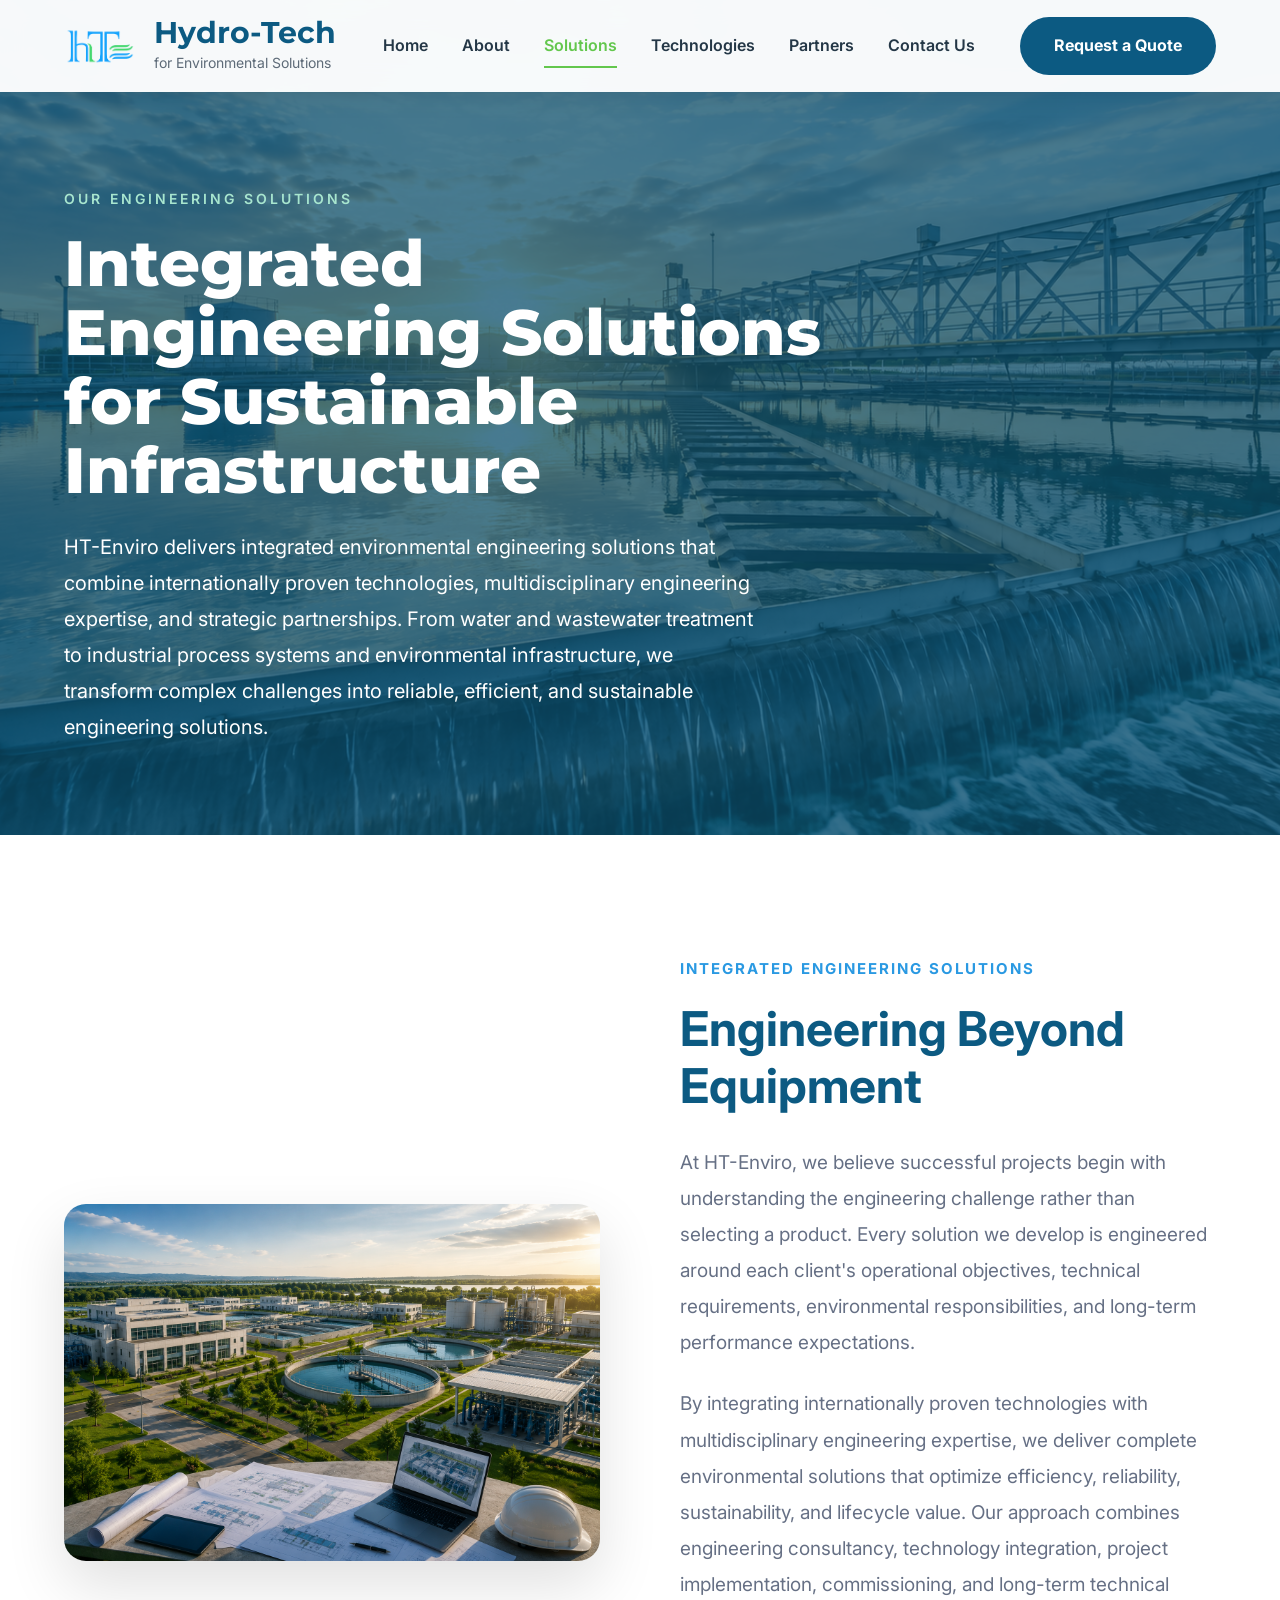
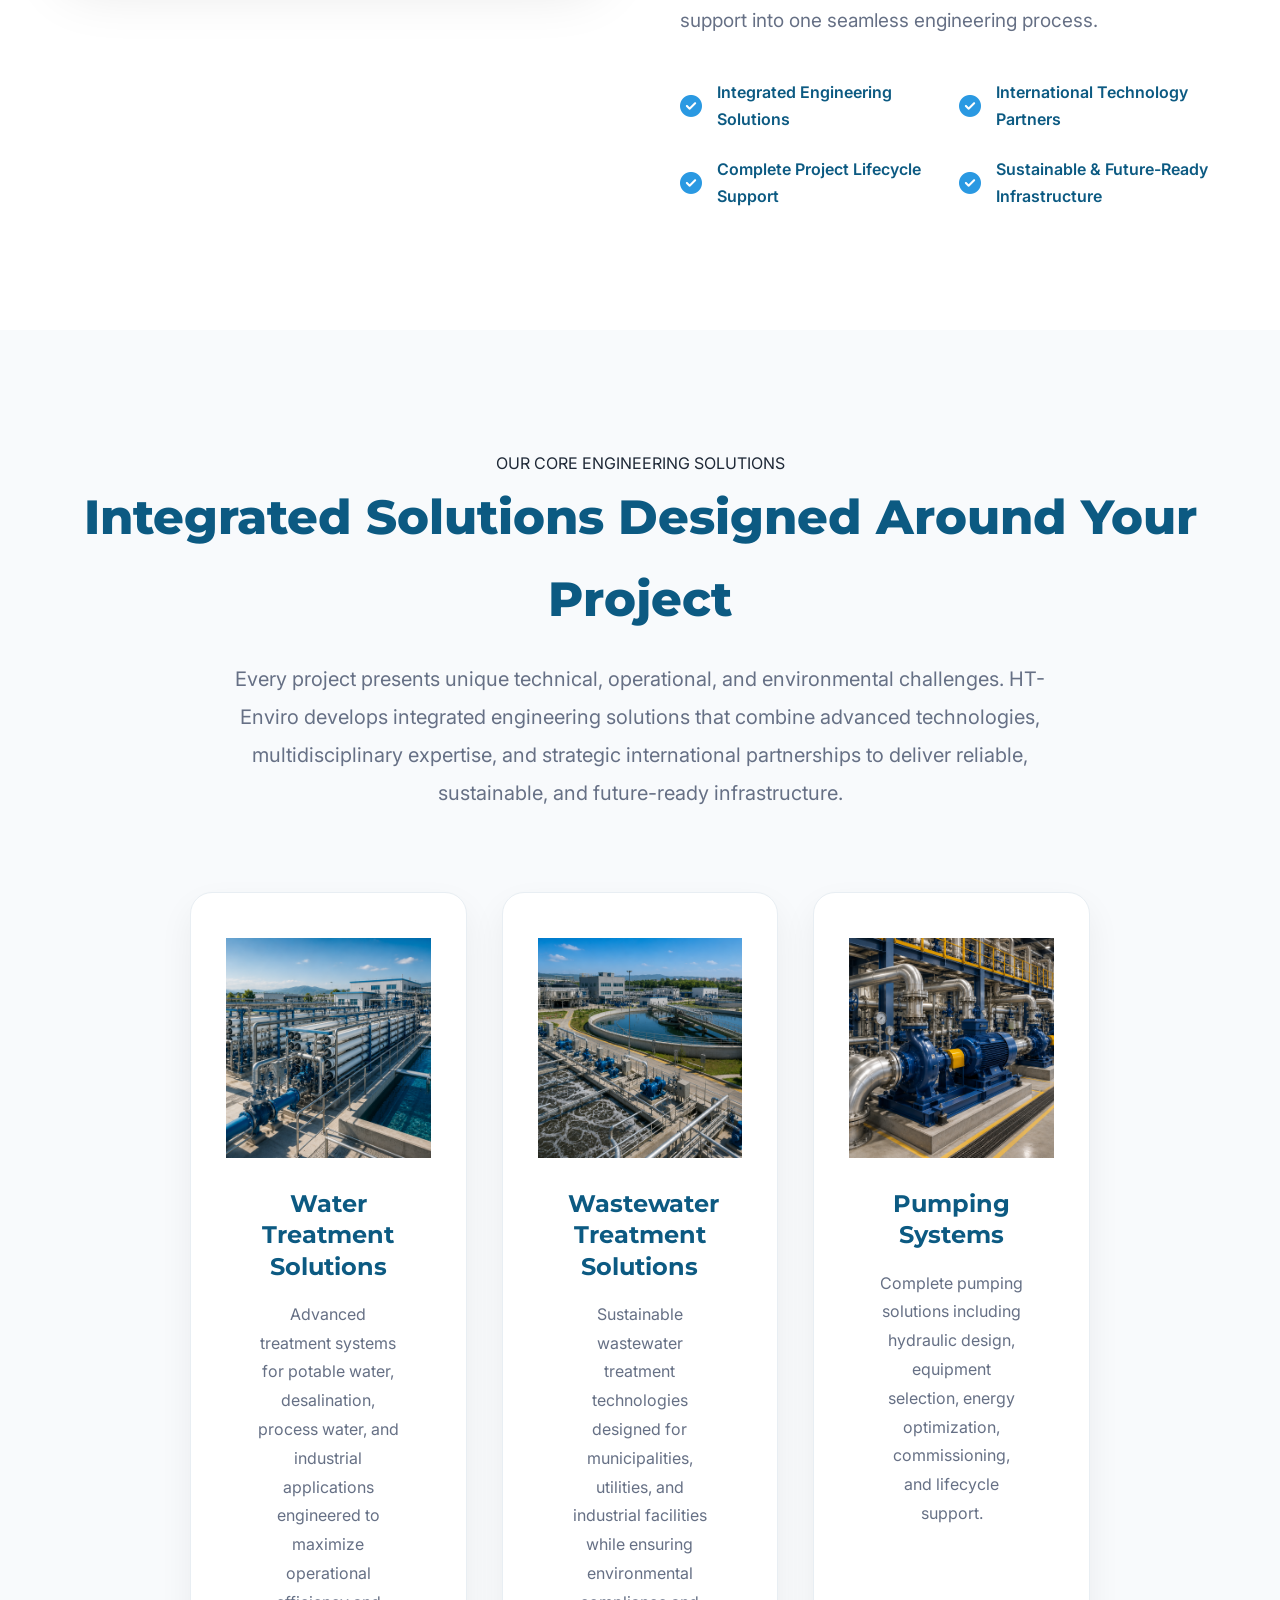
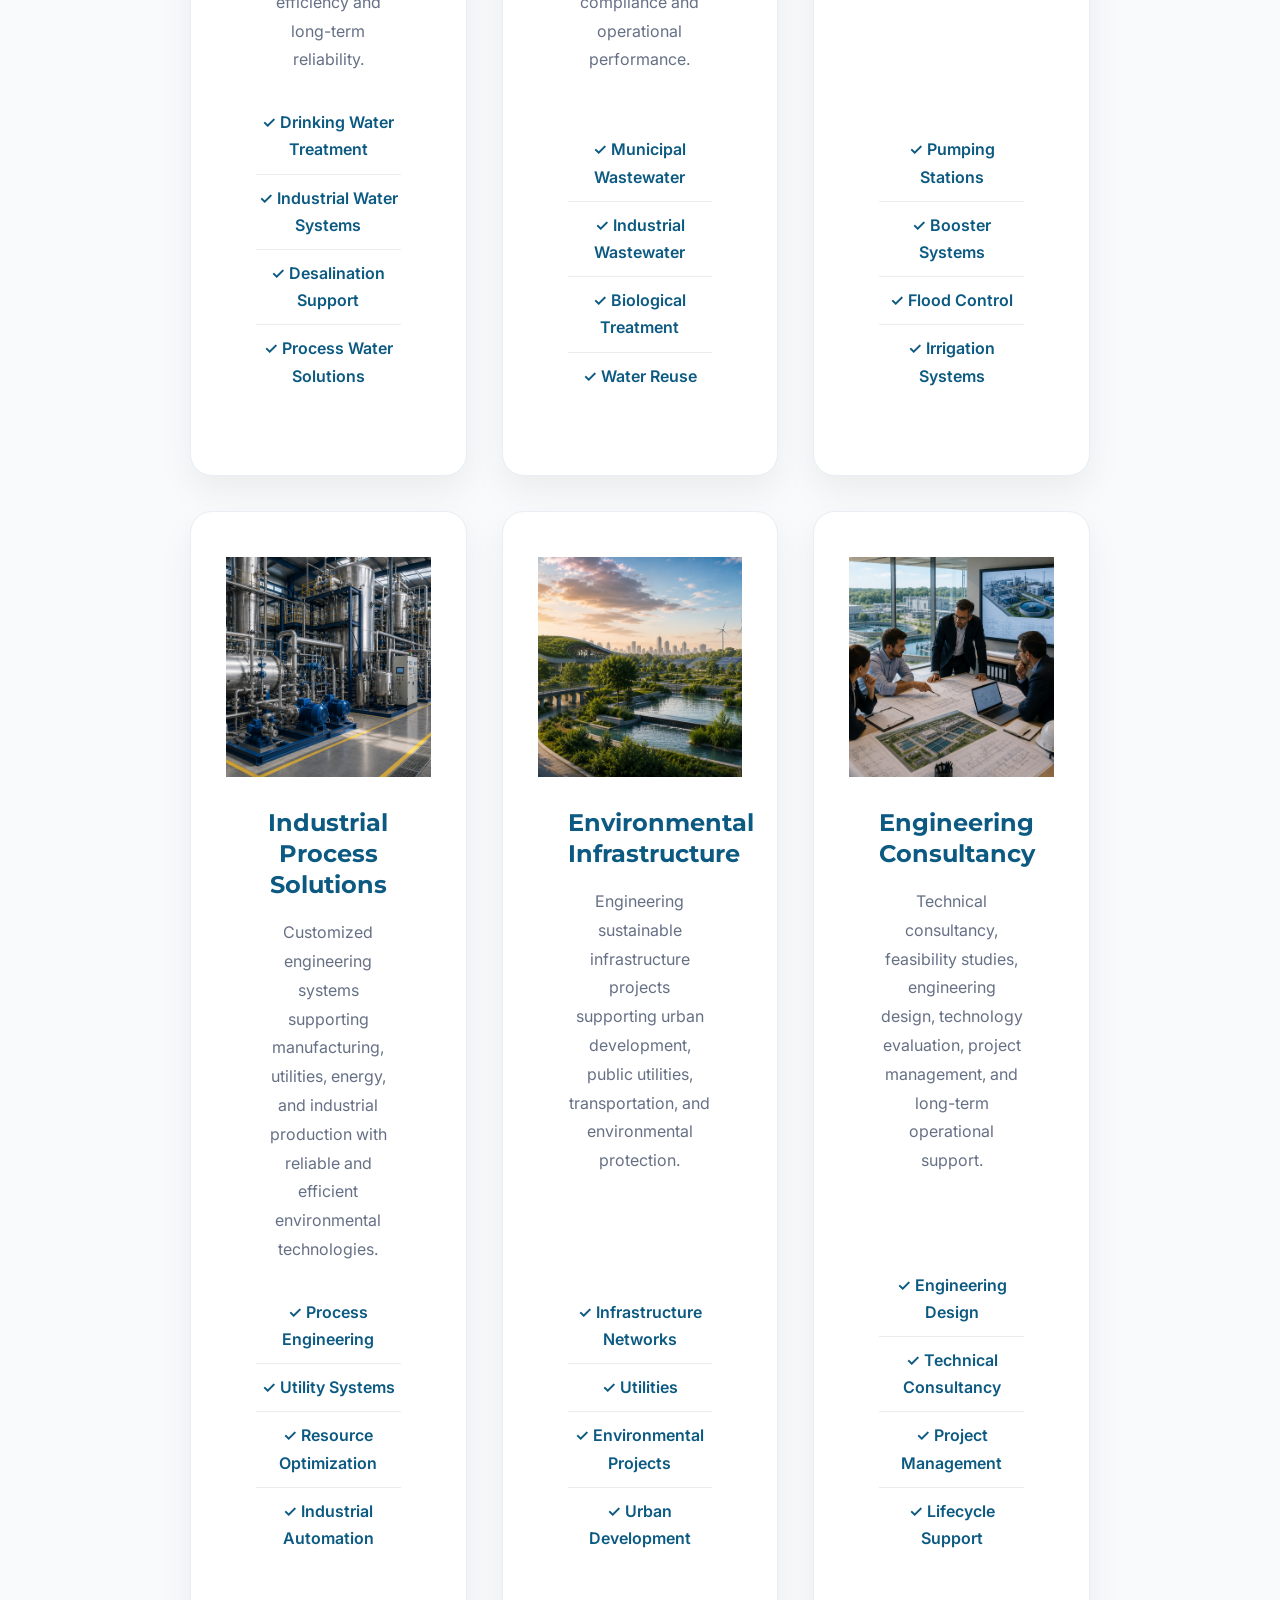
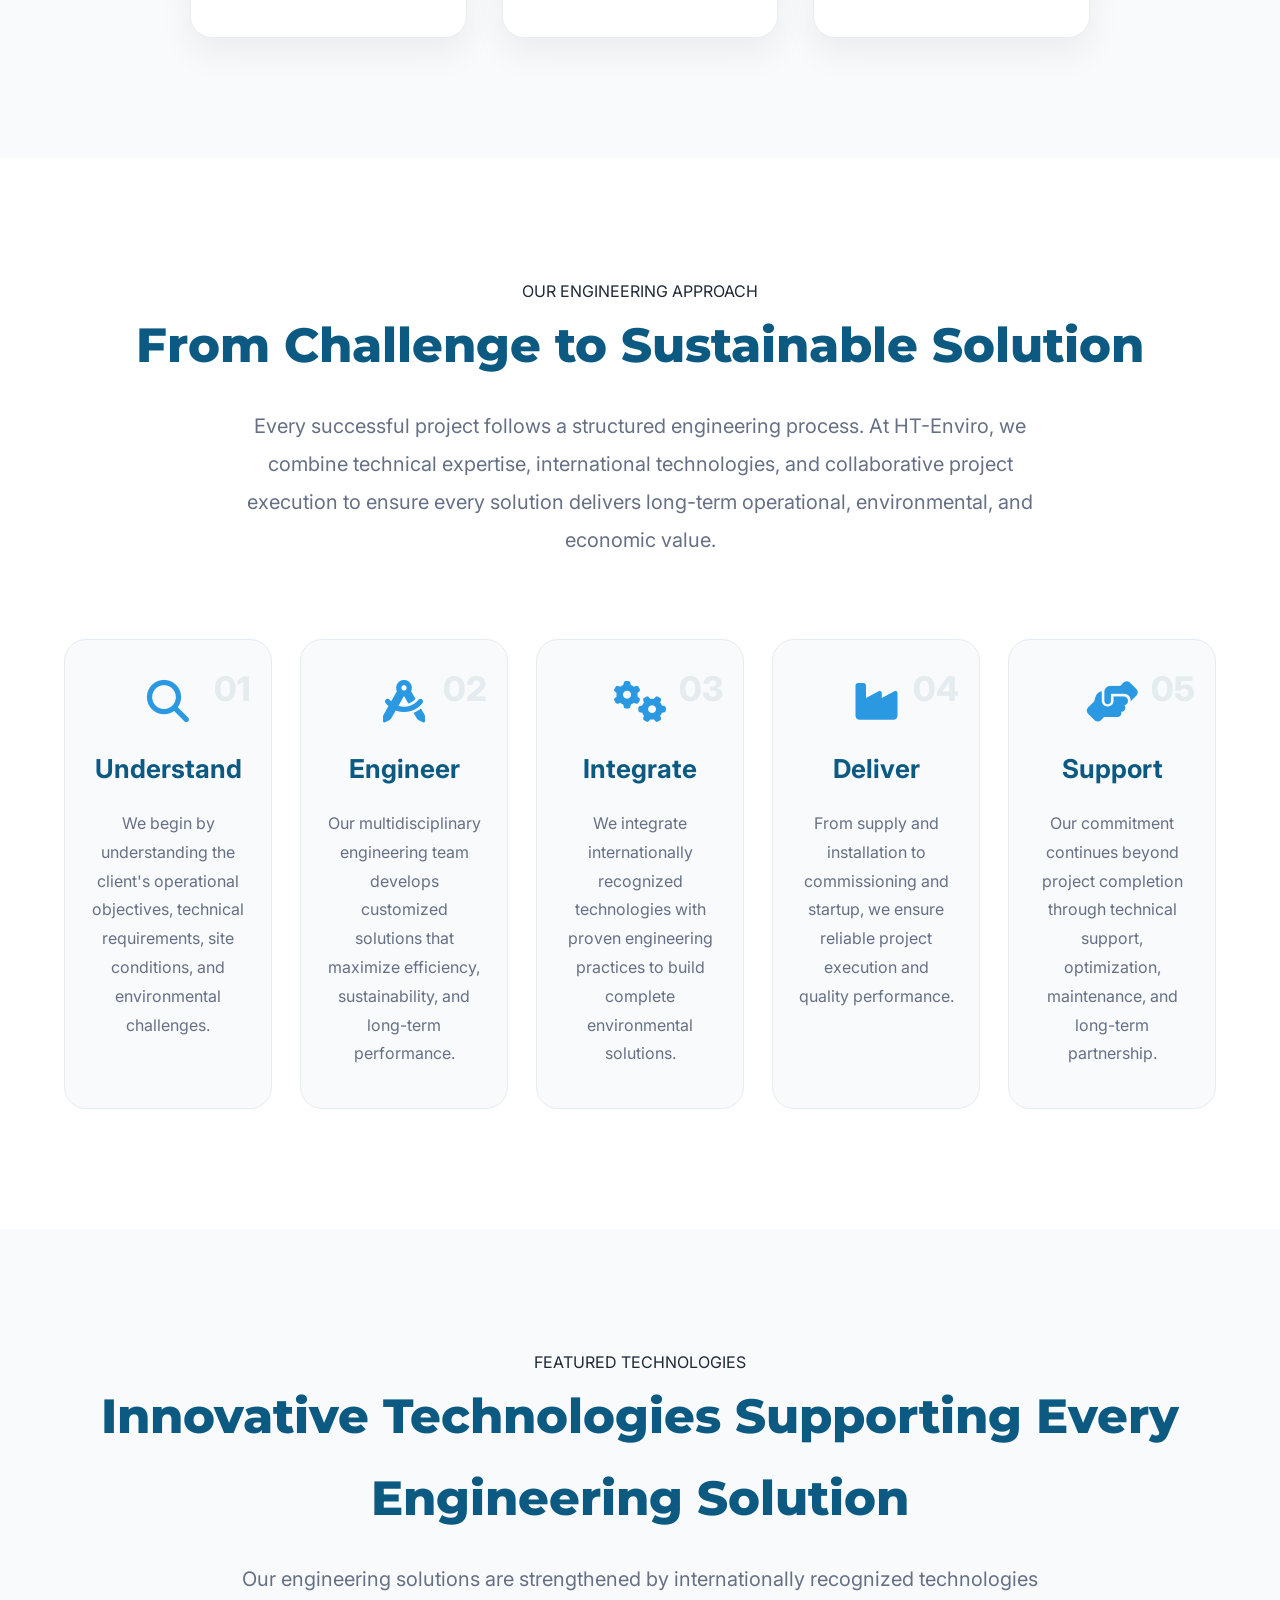
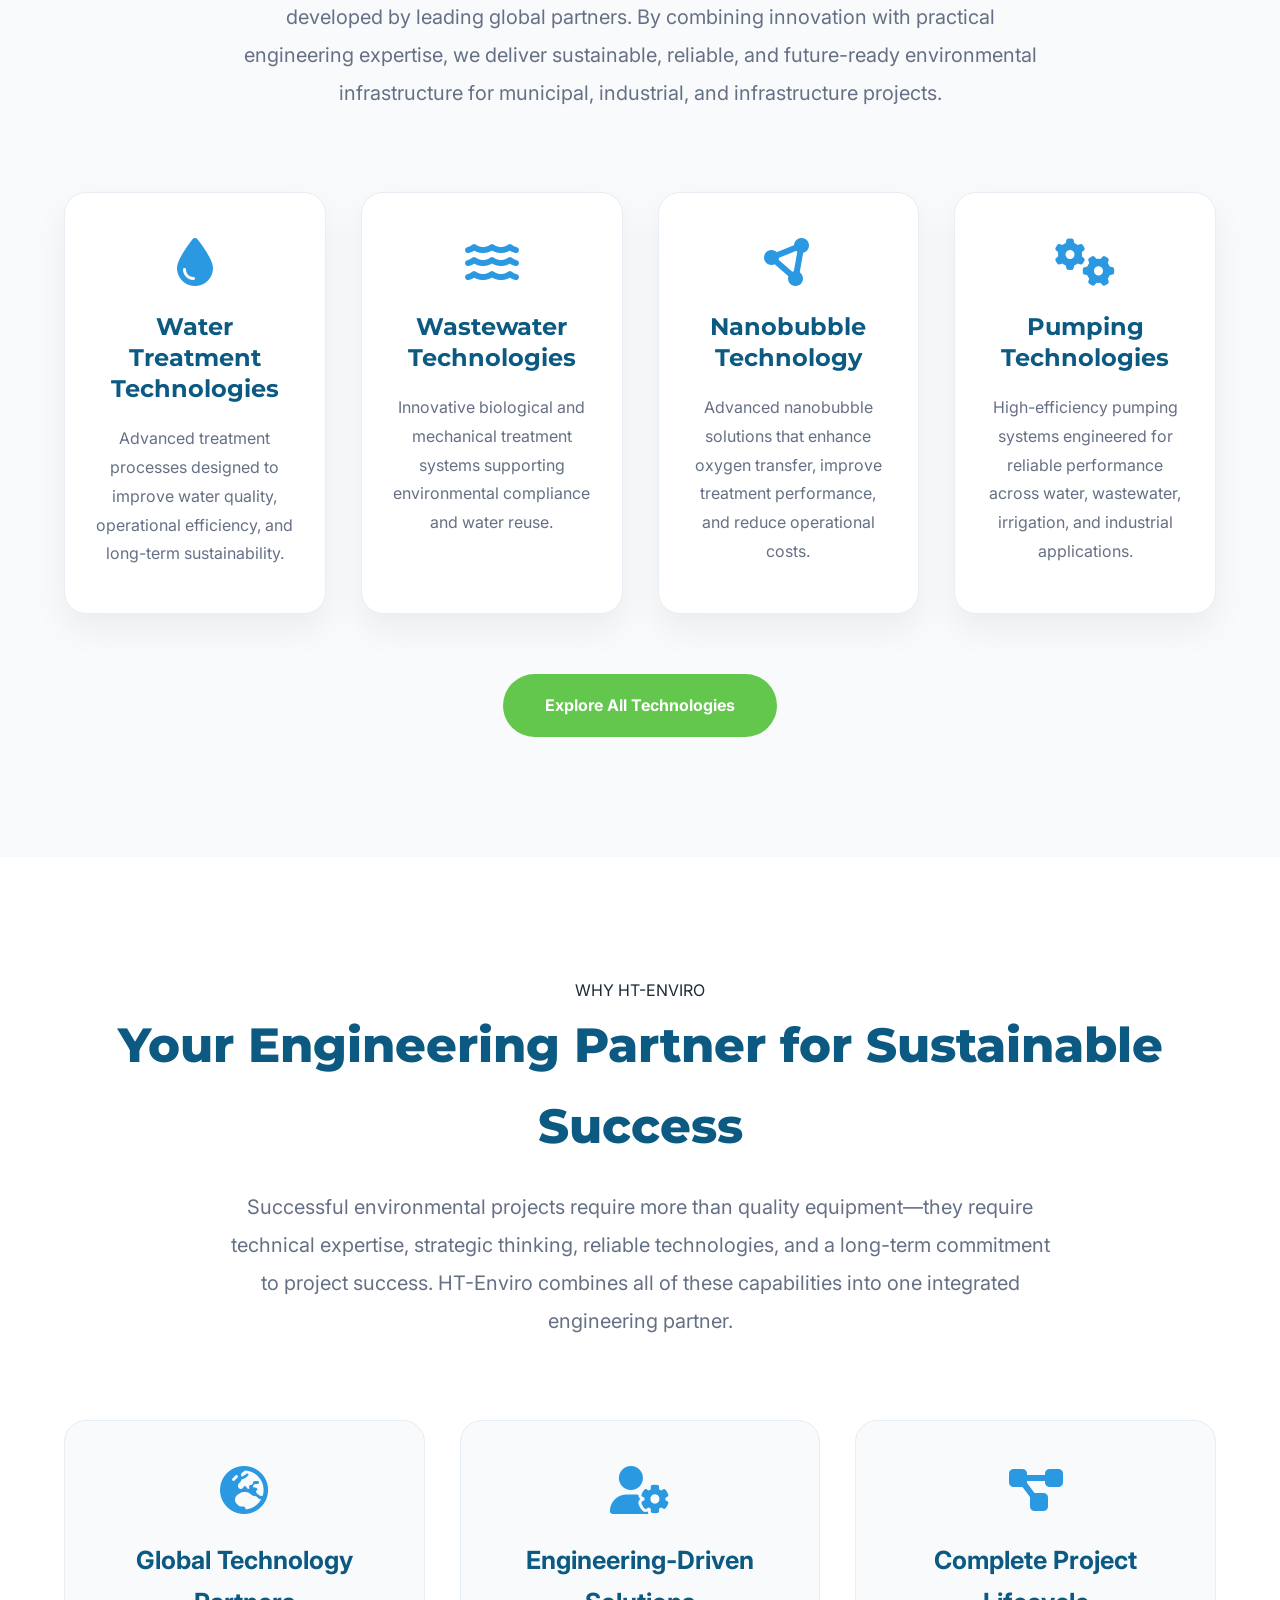
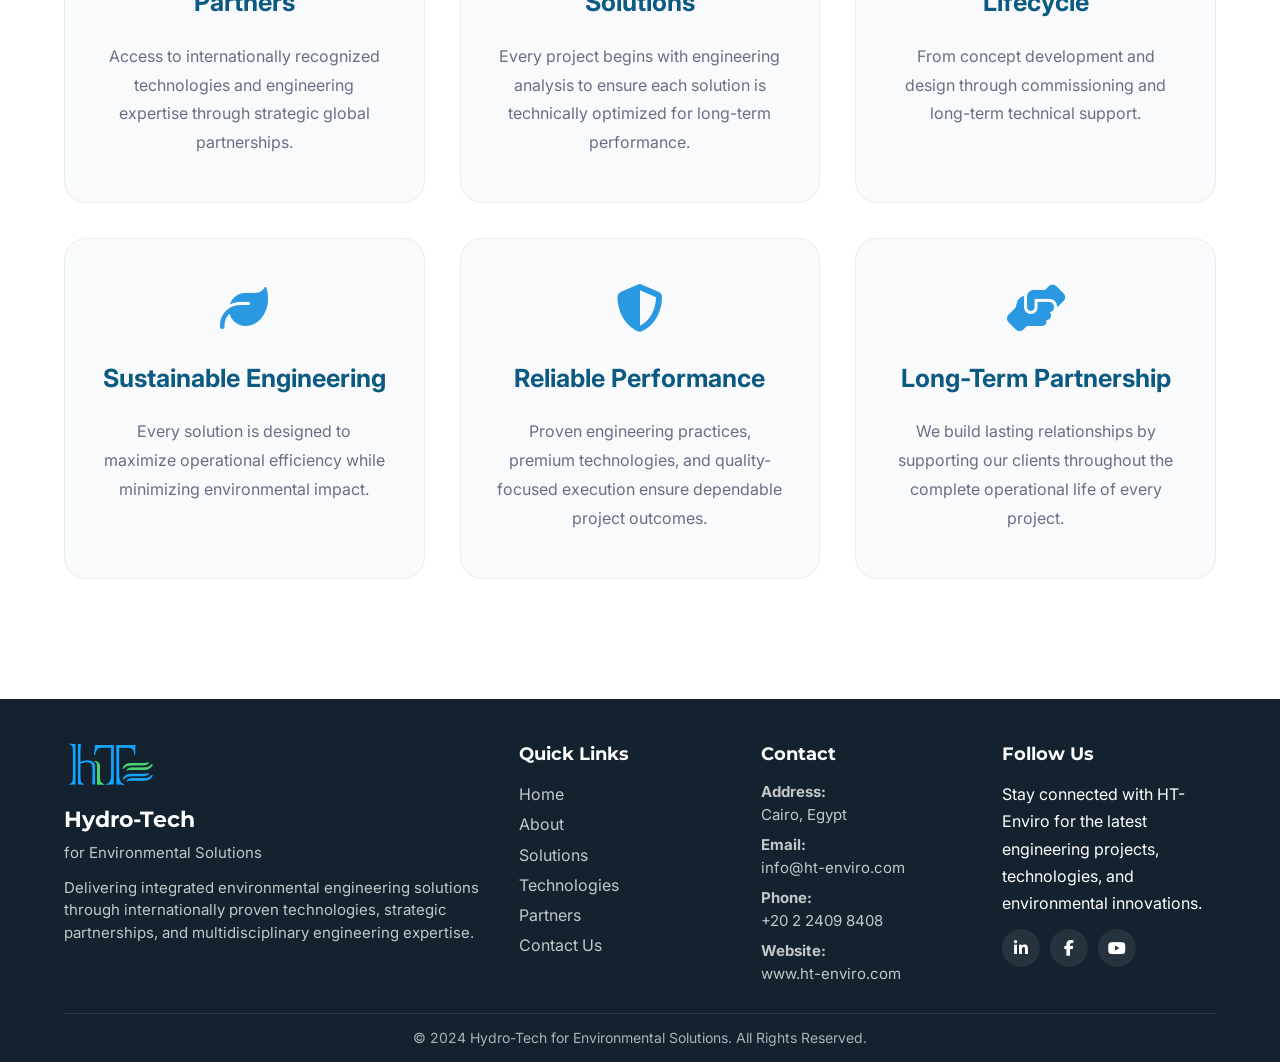
<file: services.html>
<!DOCTYPE html>

<html lang="en">

<head>

    <!--==================================================
    META
    ===================================================-->

    <meta charset="UTF-8">

    <meta name="viewport"
          content="width=device-width, initial-scale=1.0">

    <meta name="description"
          content="HT-Enviro delivers integrated engineering solutions for water, wastewater, environmental infrastructure, industrial facilities, pumping systems and sustainable development projects.">

    <meta name="keywords"
          content="Water Treatment, Wastewater Treatment, Environmental Engineering, Pumping Systems, Industrial Solutions, HT-Enviro">

    <meta name="author"
          content="Hydro-Tech for Environmental Solutions">

    <title>

        Engineering Solutions | Hydro-Tech for Environmental Solutions

    </title>

    <!--==================================================
    GOOGLE FONTS
    ===================================================-->

    <link rel="preconnect"
          href="https://fonts.googleapis.com">

    <link rel="preconnect"
          href="https://fonts.gstatic.com"
          crossorigin>

    <link href="https://fonts.googleapis.com/css2?family=Montserrat:wght@500;600;700;800&family=Inter:wght@300;400;500;600&display=swap"
          rel="stylesheet">

    <!--==================================================
    FONT AWESOME
    ===================================================-->

    <link rel="stylesheet"
          href="https://cdnjs.cloudflare.com/ajax/libs/font-awesome/6.5.2/css/all.min.css">

    <!--==================================================
    MAIN CSS
    ===================================================-->

    <link rel="stylesheet"
          href="css/style.css">
          <link rel="stylesheet" href="css/responsive-fix.css">

</head>

<body>
    <script src="js/script.js"></script>

<!--==================================================
HEADER
===================================================-->

<header>

    <div class="container">

        <nav class="navbar">

            <!--==========================
            LOGO
            ===========================-->

            <a href="index.html" class="logo">

                <img src="logos/ht-enviro-logo.png"
                     alt="Hydro-Tech for Environmental Solutions">

                <div class="company-name">

                    <h2>Hydro-Tech</h2>

                    <span>for Environmental Solutions</span>

                </div>

            </a>

            <!--==========================
            MAIN MENU
            ===========================-->

<ul class="menu">

    <li><a href="index.html">Home</a></li>

    <li><a href="about.html">About</a></li>

    <li><a href="services.html" class="active">Solutions</a></li>

    <li><a href="technologies.html">Technologies</a></li>

    <li><a href="partners.html">Partners</a></li>

    <li><a href="contact.html">Contact Us</a></li>

</ul>

            <!--==========================
            CTA BUTTON
            ===========================-->

            <a href="contact.html"
               class="quote-button">

                Request a Quote

            </a>

        </nav>

    </div>

</header>


<!--==================================================
SOLUTIONS HERO
===================================================-->

<section class="page-hero solutions-hero">

    <div class="hero-overlay"></div>

    <div class="container">

        <div class="page-hero-content">

            <span class="page-subtitle">

                OUR ENGINEERING SOLUTIONS

            </span>

            <h1>

                Integrated Engineering Solutions for Sustainable Infrastructure

            </h1>

            <p>

                HT-Enviro delivers integrated environmental engineering solutions that combine internationally proven technologies, multidisciplinary engineering expertise, and strategic partnerships. From water and wastewater treatment to industrial process systems and environmental infrastructure, we transform complex challenges into reliable, efficient, and sustainable engineering solutions.

            </p>


        </div>

    </div>

</section>

<main>

<!--==================================================
NEXT SECTION
(Will be added next)
===================================================-->

</main>

<!--==================================================
FOOTER
(Will be added in the final stage)
===================================================-->

</body>

</html>

<!--==================================================
ENGINEERING SOLUTIONS OVERVIEW
===================================================-->

<section id="solutions-overview" class="solutions-overview">

    <div class="container">

        <div class="overview-grid">

            <div class="overview-image">

                <img src="images/solutions/engineering-overview.png"
                     alt="Integrated Engineering Solutions">

            </div>

            <div class="overview-content">

                <span class="section-tag">

                    INTEGRATED ENGINEERING SOLUTIONS

                </span>

                <h2>

                    Engineering Beyond Equipment

                </h2>

                <p>

                    At HT-Enviro, we believe successful projects begin with understanding the engineering challenge rather than selecting a product. Every solution we develop is engineered around each client's operational objectives, technical requirements, environmental responsibilities, and long-term performance expectations.

                </p>

                <p>

                    By integrating internationally proven technologies with multidisciplinary engineering expertise, we deliver complete environmental solutions that optimize efficiency, reliability, sustainability, and lifecycle value. Our approach combines engineering consultancy, technology integration, project implementation, commissioning, and long-term technical support into one seamless engineering process.

                </p>

                <div class="overview-features">

                    <div class="feature-item">

                        <i class="fa-solid fa-circle-check"></i>

                        <span>Integrated Engineering Solutions</span>

                    </div>

                    <div class="feature-item">

                        <i class="fa-solid fa-circle-check"></i>

                        <span>International Technology Partners</span>

                    </div>

                    <div class="feature-item">

                        <i class="fa-solid fa-circle-check"></i>

                        <span>Complete Project Lifecycle Support</span>

                    </div>

                    <div class="feature-item">

                        <i class="fa-solid fa-circle-check"></i>

                        <span>Sustainable & Future-Ready Infrastructure</span>

                    </div>

                </div>

            </div>

        </div>

    </div>

</section>


<!--==================================================
OUR CORE ENGINEERING SOLUTIONS
===================================================-->

<section class="solutions-showcase">

    <div class="container">

        <div class="section-title">

            <span>OUR CORE ENGINEERING SOLUTIONS</span>

            <h2>Integrated Solutions Designed Around Your Project</h2>

            <p>

                Every project presents unique technical, operational, and environmental challenges. HT-Enviro develops integrated engineering solutions that combine advanced technologies, multidisciplinary expertise, and strategic international partnerships to deliver reliable, sustainable, and future-ready infrastructure.

            </p>

        </div>

        <div class="solutions-grid">

            <!-- Water Treatment -->

            <div class="solution-card">

                <img src="images/solutions/water-treatment.png"
                     alt="Water Treatment">

                <div class="solution-content">

                    <h3>Water Treatment Solutions</h3>

                    <p>

                        Advanced treatment systems for potable water, desalination, process water, and industrial applications engineered to maximize operational efficiency and long-term reliability.

                    </p>

                    <ul>

                        <li>✓ Drinking Water Treatment</li>

                        <li>✓ Industrial Water Systems</li>

                        <li>✓ Desalination Support</li>

                        <li>✓ Process Water Solutions</li>

                    </ul>

                </div>

            </div>

            <!-- Wastewater -->

            <div class="solution-card">

                <img src="images/solutions/wastewater-treatment.png"
                     alt="Wastewater Treatment">

                <div class="solution-content">

                    <h3>Wastewater Treatment Solutions</h3>

                    <p>

                        Sustainable wastewater treatment technologies designed for municipalities, utilities, and industrial facilities while ensuring environmental compliance and operational performance.

                    </p>

                    <ul>

                        <li>✓ Municipal Wastewater</li>

                        <li>✓ Industrial Wastewater</li>

                        <li>✓ Biological Treatment</li>

                        <li>✓ Water Reuse</li>

                    </ul>

                </div>

            </div>

            <!-- Pumping -->

            <div class="solution-card">

                <img src="images/solutions/pumping-systems.png"
                     alt="Pumping Systems">

                <div class="solution-content">

                    <h3>Pumping Systems</h3>

                    <p>

                        Complete pumping solutions including hydraulic design, equipment selection, energy optimization, commissioning, and lifecycle support.

                    </p>

                    <ul>

                        <li>✓ Pumping Stations</li>

                        <li>✓ Booster Systems</li>

                        <li>✓ Flood Control</li>

                        <li>✓ Irrigation Systems</li>

                    </ul>

                </div>

            </div>

            <!-- Industrial -->

            <div class="solution-card">

                <img src="images/solutions/industrial-process.png"
                     alt="Industrial Process Solutions">

                <div class="solution-content">

                    <h3>Industrial Process Solutions</h3>

                    <p>

                        Customized engineering systems supporting manufacturing, utilities, energy, and industrial production with reliable and efficient environmental technologies.

                    </p>

                    <ul>

                        <li>✓ Process Engineering</li>

                        <li>✓ Utility Systems</li>

                        <li>✓ Resource Optimization</li>

                        <li>✓ Industrial Automation</li>

                    </ul>

                </div>

            </div>

            <!-- Environmental Infrastructure -->

            <div class="solution-card">

                <img src="images/solutions/environmental-infrastructure.png"
                     alt="Environmental Infrastructure">

                <div class="solution-content">

                    <h3>Environmental Infrastructure</h3>

                    <p>

                        Engineering sustainable infrastructure projects supporting urban development, public utilities, transportation, and environmental protection.

                    </p>

                    <ul>

                        <li>✓ Infrastructure Networks</li>

                        <li>✓ Utilities</li>

                        <li>✓ Environmental Projects</li>

                        <li>✓ Urban Development</li>

                    </ul>

                </div>

            </div>

            <!-- Engineering Consultancy -->

            <div class="solution-card">

                <img src="images/solutions/engineering-consultancy.png"
                     alt="Engineering Consultancy">

                <div class="solution-content">

                    <h3>Engineering Consultancy</h3>

                    <p>

                        Technical consultancy, feasibility studies, engineering design, technology evaluation, project management, and long-term operational support.

                    </p>

                    <ul>

                        <li>✓ Engineering Design</li>

                        <li>✓ Technical Consultancy</li>

                        <li>✓ Project Management</li>

                        <li>✓ Lifecycle Support</li>

                    </ul>

                </div>

            </div>

        </div>

    </div>

</section>


<!--==================================================
OUR ENGINEERING APPROACH
===================================================-->

<section class="engineering-process">

    <div class="container">

        <div class="section-title">

            <span>OUR ENGINEERING APPROACH</span>

            <h2>From Challenge to Sustainable Solution</h2>

            <p>

                Every successful project follows a structured engineering process. At HT-Enviro, we combine technical expertise, international technologies, and collaborative project execution to ensure every solution delivers long-term operational, environmental, and economic value.

            </p>

        </div>

        <div class="process-grid">

            <div class="process-card">

                <div class="process-number">

                    01

                </div>

                <i class="fa-solid fa-magnifying-glass"></i>

                <h3>Understand</h3>

                <p>

                    We begin by understanding the client's operational objectives, technical requirements, site conditions, and environmental challenges.

                </p>

            </div>

            <div class="process-card">

                <div class="process-number">

                    02

                </div>

                <i class="fa-solid fa-compass-drafting"></i>

                <h3>Engineer</h3>

                <p>

                    Our multidisciplinary engineering team develops customized solutions that maximize efficiency, sustainability, and long-term performance.

                </p>

            </div>

            <div class="process-card">

                <div class="process-number">

                    03

                </div>

                <i class="fa-solid fa-gears"></i>

                <h3>Integrate</h3>

                <p>

                    We integrate internationally recognized technologies with proven engineering practices to build complete environmental solutions.

                </p>

            </div>

            <div class="process-card">

                <div class="process-number">

                    04

                </div>

                <i class="fa-solid fa-industry"></i>

                <h3>Deliver</h3>

                <p>

                    From supply and installation to commissioning and startup, we ensure reliable project execution and quality performance.

                </p>

            </div>

            <div class="process-card">

                <div class="process-number">

                    05

                </div>

                <i class="fa-solid fa-handshake-angle"></i>

                <h3>Support</h3>

                <p>

                    Our commitment continues beyond project completion through technical support, optimization, maintenance, and long-term partnership.

                </p>

            </div>

        </div>

    </div>

</section>

<!--==================================================
FEATURED TECHNOLOGIES
===================================================-->

<section class="featured-technologies">

    <div class="container">

        <div class="section-title">

            <span>FEATURED TECHNOLOGIES</span>

            <h2>Innovative Technologies Supporting Every Engineering Solution</h2>

            <p>

                Our engineering solutions are strengthened by internationally recognized technologies developed by leading global partners. By combining innovation with practical engineering expertise, we deliver sustainable, reliable, and future-ready environmental infrastructure for municipal, industrial, and infrastructure projects.

            </p>

        </div>

        <div class="technology-grid">

            <div class="technology-card">

                <i class="fa-solid fa-droplet"></i>

                <h3>Water Treatment Technologies</h3>

                <p>

                    Advanced treatment processes designed to improve water quality, operational efficiency, and long-term sustainability.

                </p>

            </div>

            <div class="technology-card">

                <i class="fa-solid fa-water"></i>

                <h3>Wastewater Technologies</h3>

                <p>

                    Innovative biological and mechanical treatment systems supporting environmental compliance and water reuse.

                </p>

            </div>

            <div class="technology-card">

                <i class="fa-solid fa-circle-nodes"></i>

                <h3>Nanobubble Technology</h3>

                <p>

                    Advanced nanobubble solutions that enhance oxygen transfer, improve treatment performance, and reduce operational costs.

                </p>

            </div>

            <div class="technology-card">

                <i class="fa-solid fa-gears"></i>

                <h3>Pumping Technologies</h3>

                <p>

                    High-efficiency pumping systems engineered for reliable performance across water, wastewater, irrigation, and industrial applications.

                </p>

            </div>

        </div>

        <div class="technology-button">

            <a href="technologies.html" class="btn-primary">

                Explore All Technologies

            </a>

        </div>

    </div>

</section>

<!--==================================================
WHY ORGANIZATIONS CHOOSE HT-ENVIRO
===================================================-->

<section class="why-solutions">

    <div class="container">

        <div class="section-title">

            <span>WHY HT-ENVIRO</span>

            <h2>Your Engineering Partner for Sustainable Success</h2>

            <p>

                Successful environmental projects require more than quality equipment—they require technical expertise, strategic thinking, reliable technologies, and a long-term commitment to project success. HT-Enviro combines all of these capabilities into one integrated engineering partner.

            </p>

        </div>

        <div class="why-solutions-grid">

            <div class="why-solution-card">

                <i class="fa-solid fa-earth-europe"></i>

                <h3>Global Technology Partners</h3>

                <p>

                    Access to internationally recognized technologies and engineering expertise through strategic global partnerships.

                </p>

            </div>

            <div class="why-solution-card">

                <i class="fa-solid fa-user-gear"></i>

                <h3>Engineering-Driven Solutions</h3>

                <p>

                    Every project begins with engineering analysis to ensure each solution is technically optimized for long-term performance.

                </p>

            </div>

            <div class="why-solution-card">

                <i class="fa-solid fa-diagram-project"></i>

                <h3>Complete Project Lifecycle</h3>

                <p>

                    From concept development and design through commissioning and long-term technical support.

                </p>

            </div>

            <div class="why-solution-card">

                <i class="fa-solid fa-leaf"></i>

                <h3>Sustainable Engineering</h3>

                <p>

                    Every solution is designed to maximize operational efficiency while minimizing environmental impact.

                </p>

            </div>

            <div class="why-solution-card">

                <i class="fa-solid fa-shield-halved"></i>

                <h3>Reliable Performance</h3>

                <p>

                    Proven engineering practices, premium technologies, and quality-focused execution ensure dependable project outcomes.

                </p>

            </div>

            <div class="why-solution-card">

                <i class="fa-solid fa-handshake-angle"></i>

                <h3>Long-Term Partnership</h3>

                <p>

                    We build lasting relationships by supporting our clients throughout the complete operational life of every project.

                </p>

            </div>

        </div>

    </div>

</section>

<!--==================================================
FOOTER
===================================================-->

<footer>

    <div class="container">

        <div class="footer-grid">

            <!--==========================
            COMPANY
            ===========================-->

            <div class="footer-company">

                <img src="logos/ht-enviro-logo.png"
                     alt="Hydro-Tech for Environmental Solutions">

                <h3>

                    Hydro-Tech

                </h3>

                <p class="footer-subtitle">

                    for Environmental Solutions

                </p>

                <p>

                    Delivering integrated environmental engineering solutions through internationally proven technologies, strategic partnerships, and multidisciplinary engineering expertise.

                </p>

            </div>

            <!--==========================
            QUICK LINKS
            ===========================-->

            <div class="footer-links">

                <h4>

                    Quick Links

                </h4>

                <ul>

                    <li><a href="index.html">Home</a></li>

                    <li><a href="about.html">About</a></li>

                    <li><a href="services.html">Solutions</a></li>

                    <li><a href="technologies.html">Technologies</a></li>

                    <li><a href="partners.html">Partners</a></li>

                    <li><a href="contact.html">Contact Us</a></li>

                </ul>

            </div>

            <!--==========================
            CONTACT
            ===========================-->

            <div class="footer-contact">

                <h4>

                    Contact

                </h4>

                <p>

                    <strong>Address:</strong><br>

                    Cairo, Egypt

                </p>

                <p>

                    <strong>Email:</strong><br>

                    info@ht-enviro.com

                </p>

                <p>

                    <strong>Phone:</strong><br>

                    +20 2 2409 8408

                </p>

                <p>

                    <strong>Website:</strong><br>

                    <a href="https://www.ht-enviro.com"
                       target="_blank">

                        www.ht-enviro.com

                    </a>

                </p>

            </div>

            <!--==========================
            SOCIAL
            ===========================-->

            <div class="footer-social">

                <h4>

                    Follow Us

                </h4>

                <p>

                    Stay connected with HT-Enviro for the latest engineering projects, technologies, and environmental innovations.

                </p>

                <div class="social-icons">

                    <a href="#"><i class="fa-brands fa-linkedin-in"></i></a>

                    <a href="#"><i class="fa-brands fa-facebook-f"></i></a>

                    <a href="#"><i class="fa-brands fa-youtube"></i></a>

                </div>

            </div>

        </div>

        <div class="footer-bottom">

            <p>

                © 2024 Hydro-Tech for Environmental Solutions. All Rights Reserved.

            </p>

        </div>

    </div>

</footer>
</file>
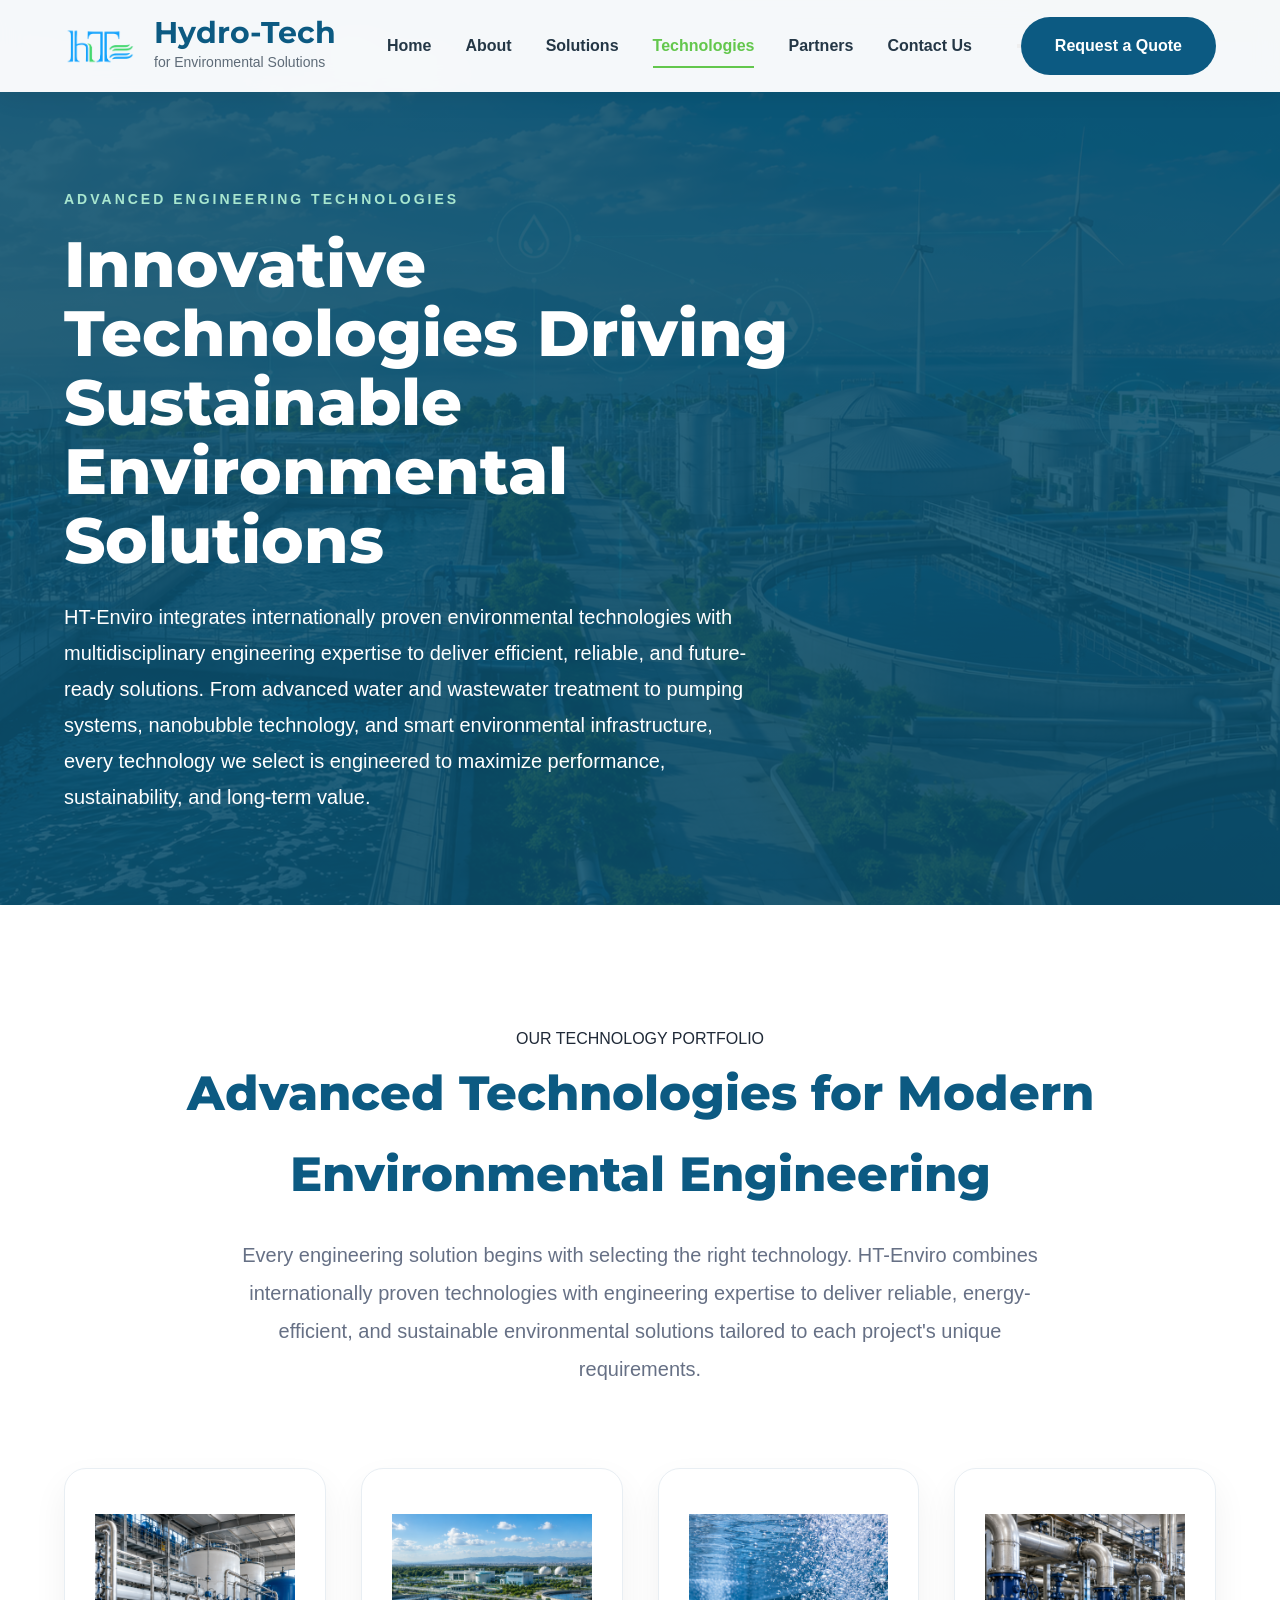
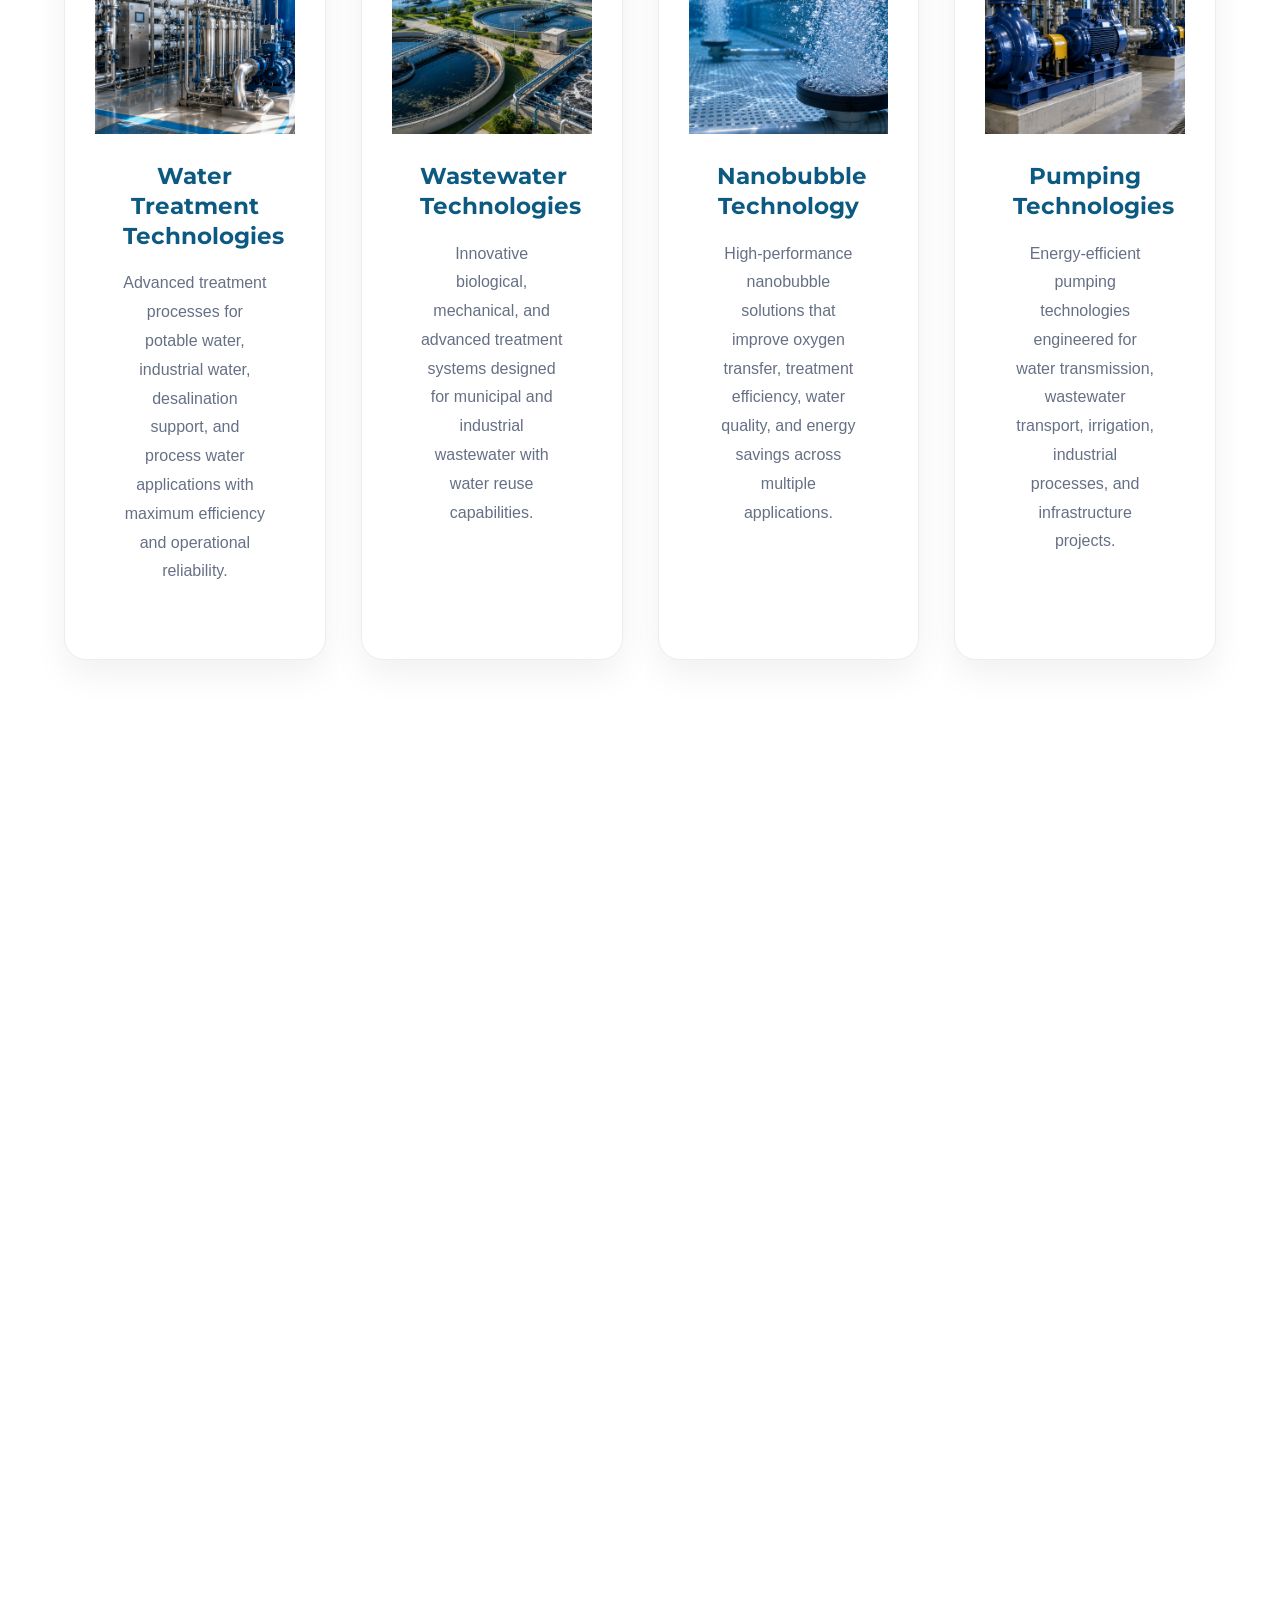
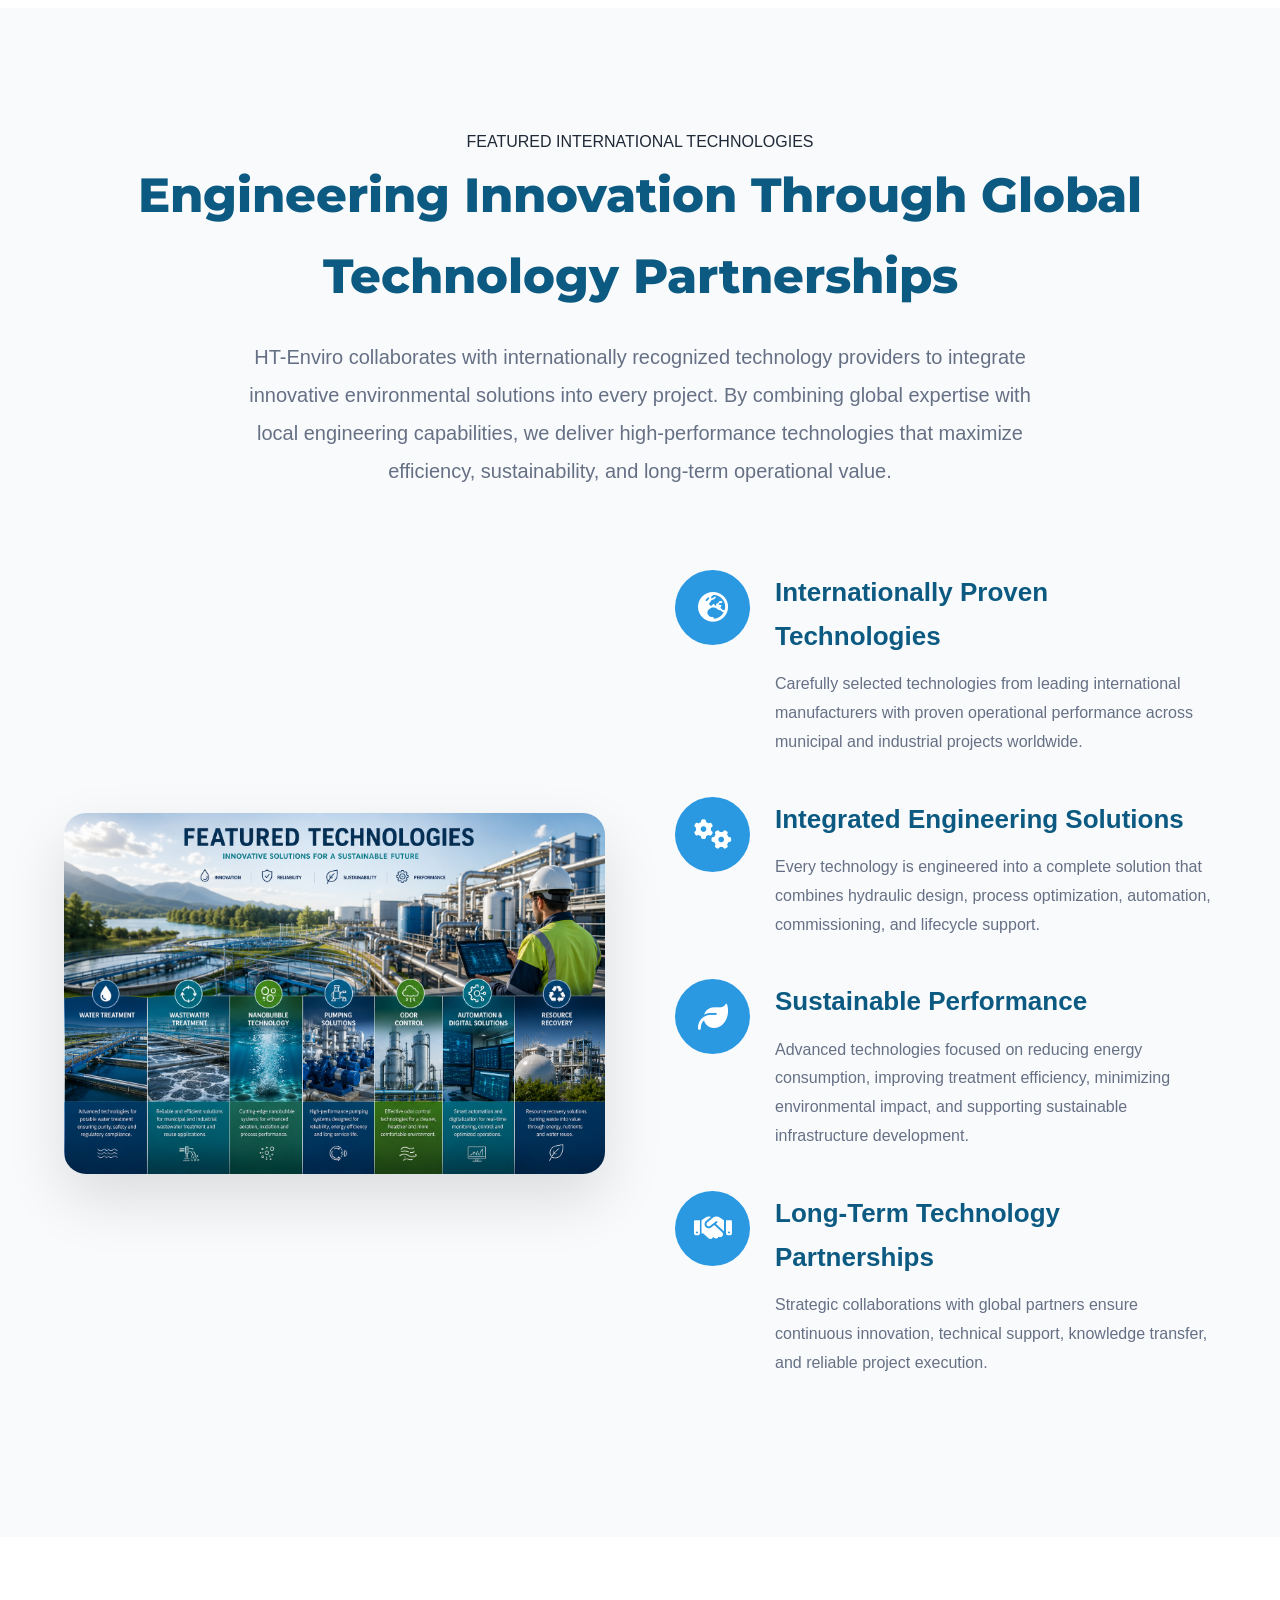
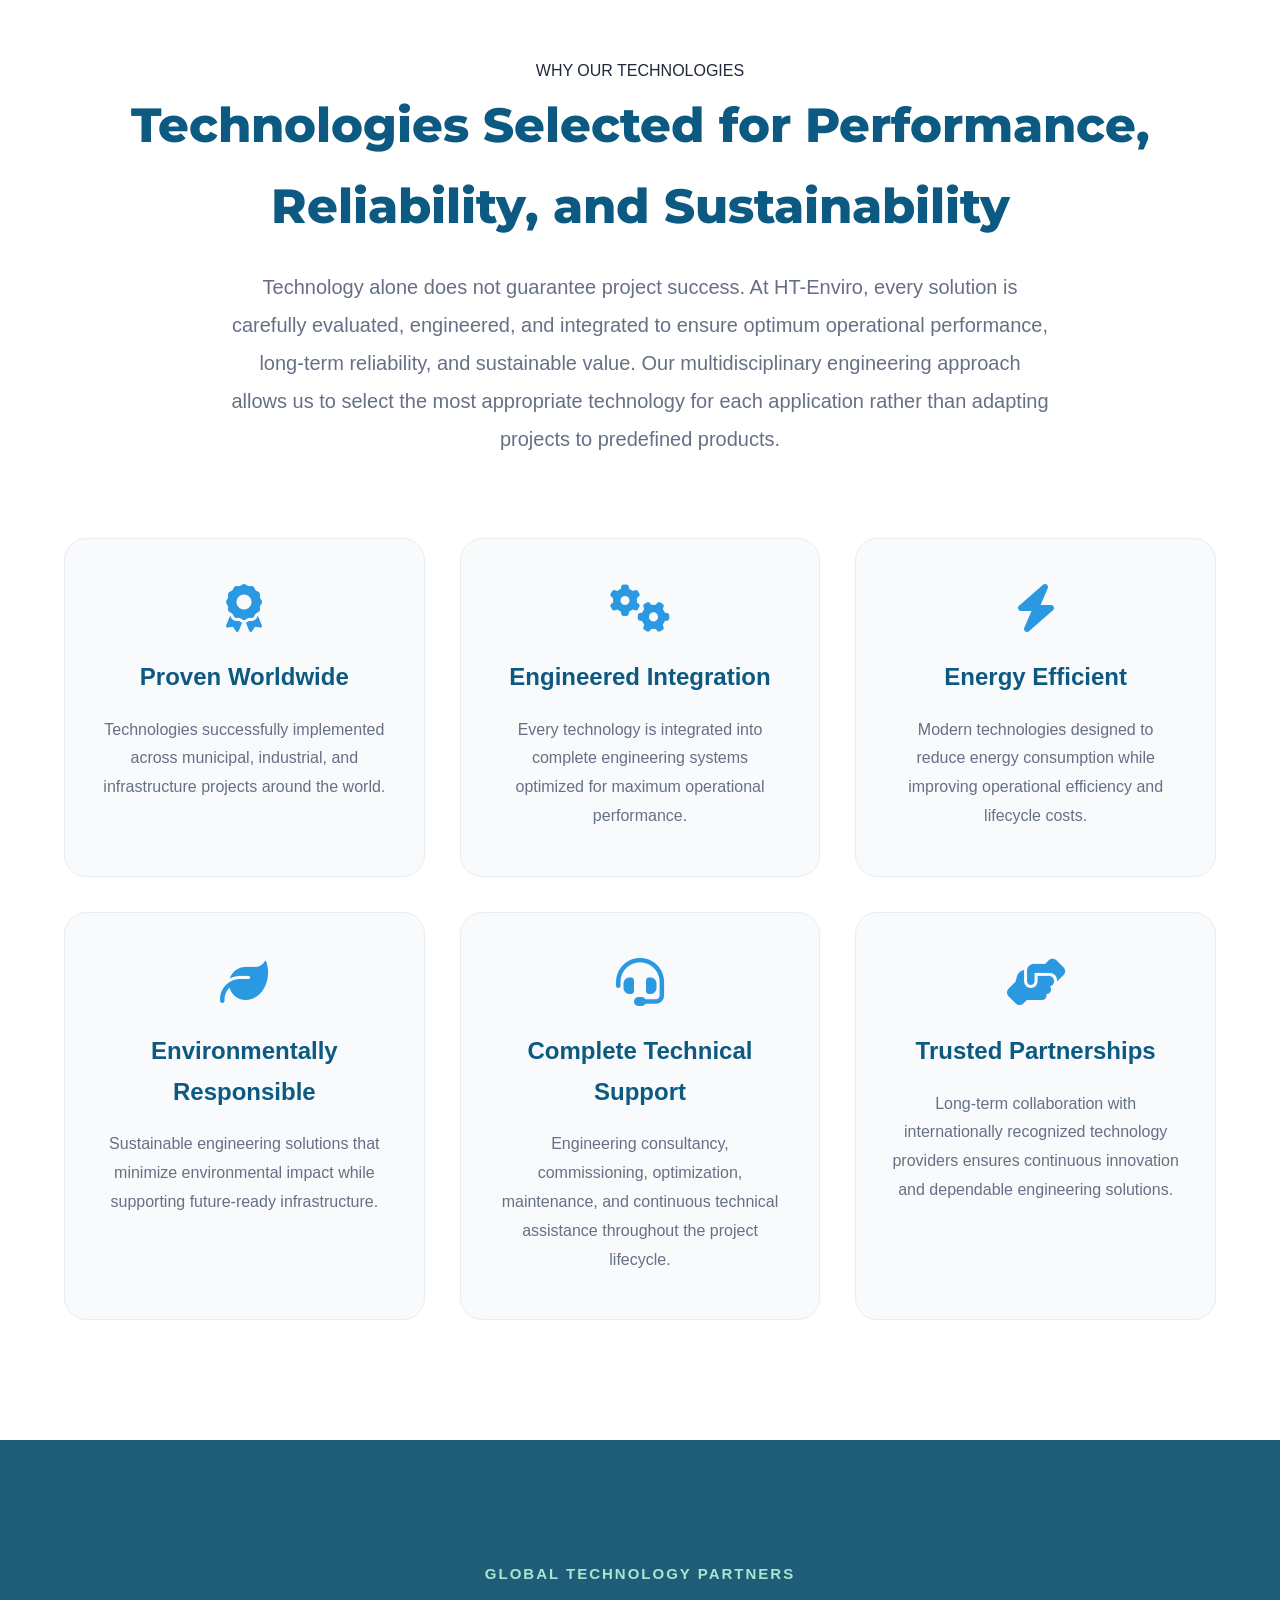
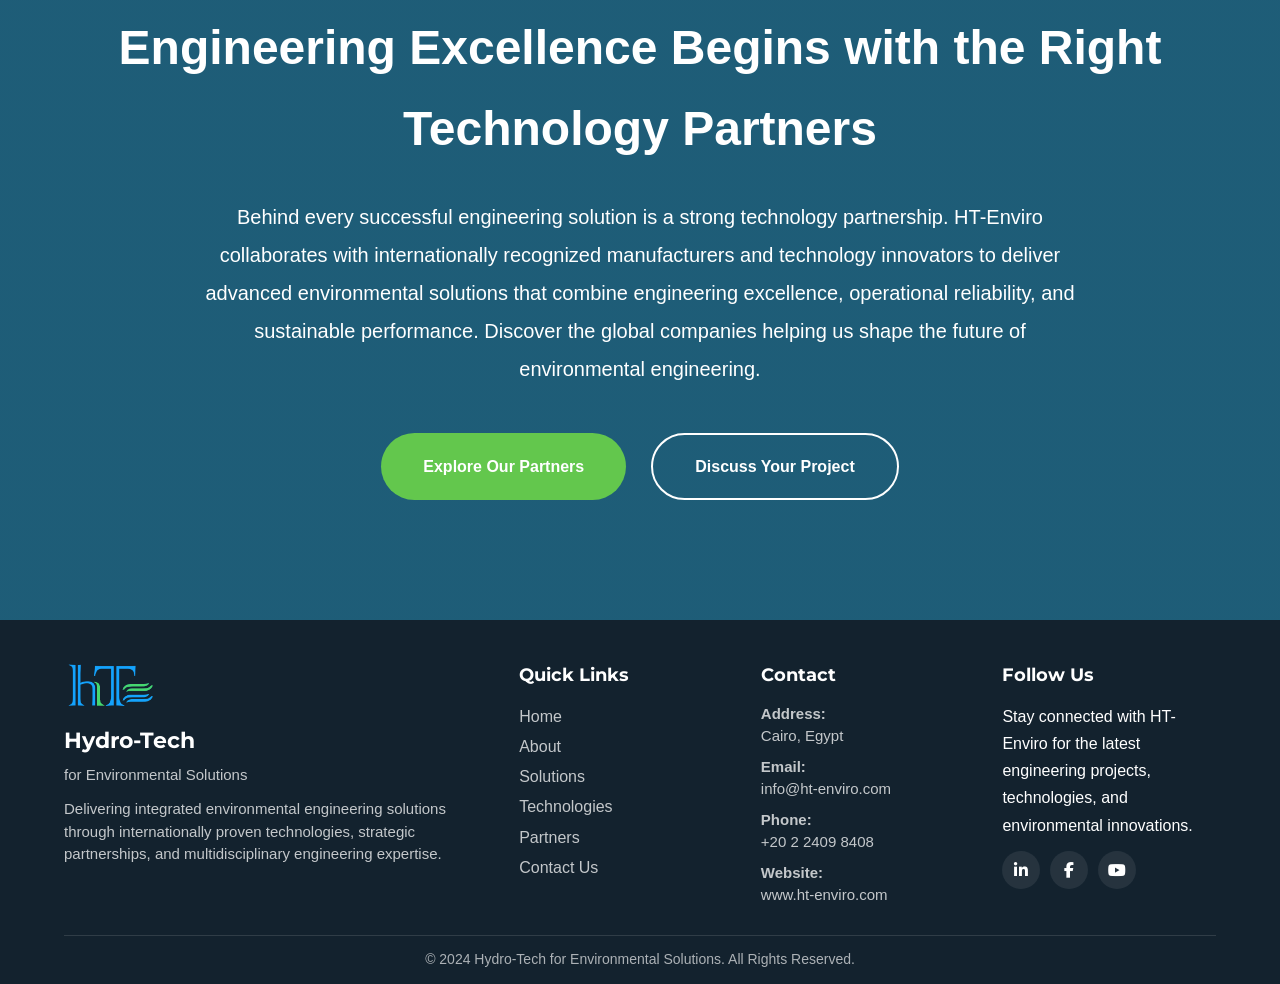
<file: technologies.html>
<!DOCTYPE html>

<html lang="en">

<head>

    <meta charset="UTF-8">

    <meta name="viewport"
          content="width=device-width, initial-scale=1.0">

    <title>

        Technologies | Hydro-Tech for Environmental Solutions

    </title>

    <link rel="stylesheet"
          href="css/style.css">
          <link rel="stylesheet" href="css/responsive-fix.css">

    <link rel="preconnect"
          href="https://fonts.googleapis.com">

    <link rel="preconnect"
          href="https://fonts.gstatic.com"
          crossorigin>

    <link href="https://fonts.googleapis.com/css2?family=Montserrat:wght@400;500;600;700;800&family=Open+Sans:wght@400;500;600;700&display=swap"
          rel="stylesheet">

    <link rel="stylesheet"
          href="https://cdnjs.cloudflare.com/ajax/libs/font-awesome/6.5.2/css/all.min.css">

</head>

<body>
    <script src="js/script.js"></script>

<!--==================================================
HEADER
===================================================-->

<header>

    <div class="container">

        <nav class="navbar">

            <!--==========================
            LOGO
            ===========================-->

            <a href="index.html" class="logo">

                <img src="logos/ht-enviro-logo.png"
                     alt="Hydro-Tech for Environmental Solutions">

                <div class="company-name">

                    <h2>Hydro-Tech</h2>

                    <span>for Environmental Solutions</span>

                </div>

            </a>

            <!--==========================
            MAIN MENU
            ===========================-->

<ul class="menu">

    <li><a href="index.html">Home</a></li>

    <li><a href="about.html">About</a></li>

    <li><a href="services.html">Solutions</a></li>

    <li><a href="technologies.html" class="active">Technologies</a></li>

    <li><a href="partners.html">Partners</a></li>

    <li><a href="contact.html">Contact Us</a></li>

</ul>

</ul>

<button class="menu-toggle"
        type="button"
        aria-label="Open navigation">

    <span></span>
    <span></span>
    <span></span>

</button>

<a href="contact.html"
   class="quote-button">

    Request a Quote

</a>

        </nav>

    </div>

</header>


<!--==================================================
TECHNOLOGIES HERO
===================================================-->

<section class="page-hero technologies-hero">

    <div class="hero-overlay"></div>

    <div class="container">

        <div class="page-hero-content">

            <span class="page-subtitle">

                ADVANCED ENGINEERING TECHNOLOGIES

            </span>

            <h1>

                Innovative Technologies Driving Sustainable Environmental Solutions

            </h1>

            <p>

                HT-Enviro integrates internationally proven environmental technologies with multidisciplinary engineering expertise to deliver efficient, reliable, and future-ready solutions. From advanced water and wastewater treatment to pumping systems, nanobubble technology, and smart environmental infrastructure, every technology we select is engineered to maximize performance, sustainability, and long-term value.

            </p>


        </div>

    </div>

</section>

<main>

<!--==================================================
NEXT SECTION
Technology Portfolio
===================================================-->

</main>

<!--==================================================
TECHNOLOGY PORTFOLIO
===================================================-->

<section id="technology-portfolio" class="technology-portfolio">

    <div class="container">

        <div class="section-title">

            <span>

                OUR TECHNOLOGY PORTFOLIO

            </span>

            <h2>

                Advanced Technologies for Modern Environmental Engineering

            </h2>

            <p>

                Every engineering solution begins with selecting the right technology. HT-Enviro combines internationally proven technologies with engineering expertise to deliver reliable, energy-efficient, and sustainable environmental solutions tailored to each project's unique requirements.

            </p>

        </div>

        <div class="technology-grid">

            <!-- Card 1 -->

            <div class="technology-card">

                <img src="images/technologies/water-treatment.png"
                     alt="Water Treatment Technologies">

                <div class="technology-content">

                    <h3>

                        Water Treatment Technologies

                    </h3>

                    <p>

                        Advanced treatment processes for potable water, industrial water, desalination support, and process water applications with maximum efficiency and operational reliability.

                    </p>

                </div>

            </div>

            <!-- Card 2 -->

            <div class="technology-card">

                <img src="images/technologies/wastewater-treatment.png"
                     alt="Wastewater Treatment Technologies">

                <div class="technology-content">

                    <h3>

                        Wastewater Technologies

                    </h3>

                    <p>

                        Innovative biological, mechanical, and advanced treatment systems designed for municipal and industrial wastewater with water reuse capabilities.

                    </p>

                </div>

            </div>

            <!-- Card 3 -->

            <div class="technology-card">

                <img src="images/technologies/nanobubble.png"
                     alt="Nanobubble Technology">

                <div class="technology-content">

                    <h3>

                        Nanobubble Technology

                    </h3>

                    <p>

                        High-performance nanobubble solutions that improve oxygen transfer, treatment efficiency, water quality, and energy savings across multiple applications.

                    </p>

                </div>

            </div>

            <!-- Card 4 -->

            <div class="technology-card">

                <img src="images/technologies/pumping.png"
                     alt="High Efficiency Pumping">

                <div class="technology-content">

                    <h3>

                        Pumping Technologies

                    </h3>

                    <p>

                        Energy-efficient pumping technologies engineered for water transmission, wastewater transport, irrigation, industrial processes, and infrastructure projects.

                    </p>

                </div>

            </div>

            <!-- Card 5 -->

            <div class="technology-card">

                <img src="images/technologies/sludge-treatment.png"
                     alt="Sludge Treatment">

                <div class="technology-content">

                    <h3>

                        Sludge Treatment Technologies

                    </h3>

                    <p>

                        Modern sludge thickening, dewatering, stabilization, and handling technologies that reduce operating costs while improving environmental performance.

                    </p>

                </div>

            </div>

            <!-- Card 6 -->

            <div class="technology-card">

                <img src="images/technologies/odor-control.png"
                     alt="Odor Control">

                <div class="technology-content">

                    <h3>

                        Odor Control Technologies

                    </h3>

                    <p>

                        Effective air treatment and odor control systems designed to improve environmental quality and ensure regulatory compliance.

                    </p>

                </div>

            </div>

            <!-- Card 7 -->

            <div class="technology-card">

                <img src="images/technologies/automation.png"
                     alt="Smart Monitoring">

                <div class="technology-content">

                    <h3>

                        Smart Monitoring & Automation

                    </h3>

                    <p>

                        Intelligent monitoring, process automation, and digital control technologies that optimize operational performance and plant efficiency.

                    </p>

                </div>

            </div>

            <!-- Card 8 -->

            <div class="technology-card">

                <img src="images/technologies/resource-recovery.png"
                     alt="Resource Recovery">

                <div class="technology-content">

                    <h3>

                        Resource Recovery Technologies

                    </h3>

                    <p>

                        Sustainable technologies that recover valuable resources from water and wastewater streams while supporting circular economy objectives.

                    </p>

                </div>

            </div>

        </div>

    </div>

</section>

<!--==================================================
FEATURED INTERNATIONAL TECHNOLOGIES
===================================================-->

<section class="featured-technologies">

    <div class="container">

        <div class="section-title">

            <span>

                FEATURED INTERNATIONAL TECHNOLOGIES

            </span>

            <h2>

                Engineering Innovation Through Global Technology Partnerships

            </h2>

            <p>

                HT-Enviro collaborates with internationally recognized technology providers to integrate innovative environmental solutions into every project. By combining global expertise with local engineering capabilities, we deliver high-performance technologies that maximize efficiency, sustainability, and long-term operational value.

            </p>

        </div>

        <div class="featured-grid">

            <!-- Left Image -->

            <div class="featured-image">

                <img src="images/technologies/featured-technologies.png"
                     alt="International Environmental Technologies">

            </div>

            <!-- Right Content -->

            <div class="featured-content">

                <div class="featured-item">

                    <div class="featured-icon">

                        <i class="fa-solid fa-earth-europe"></i>

                    </div>

                    <div>

                        <h3>

                            Internationally Proven Technologies

                        </h3>

                        <p>

                            Carefully selected technologies from leading international manufacturers with proven operational performance across municipal and industrial projects worldwide.

                        </p>

                    </div>

                </div>

                <div class="featured-item">

                    <div class="featured-icon">

                        <i class="fa-solid fa-gears"></i>

                    </div>

                    <div>

                        <h3>

                            Integrated Engineering Solutions

                        </h3>

                        <p>

                            Every technology is engineered into a complete solution that combines hydraulic design, process optimization, automation, commissioning, and lifecycle support.

                        </p>

                    </div>

                </div>

                <div class="featured-item">

                    <div class="featured-icon">

                        <i class="fa-solid fa-leaf"></i>

                    </div>

                    <div>

                        <h3>

                            Sustainable Performance

                        </h3>

                        <p>

                            Advanced technologies focused on reducing energy consumption, improving treatment efficiency, minimizing environmental impact, and supporting sustainable infrastructure development.

                        </p>

                    </div>

                </div>

                <div class="featured-item">

                    <div class="featured-icon">

                        <i class="fa-solid fa-handshake"></i>

                    </div>

                    <div>

                        <h3>

                            Long-Term Technology Partnerships

                        </h3>

                        <p>

                            Strategic collaborations with global partners ensure continuous innovation, technical support, knowledge transfer, and reliable project execution.

                        </p>

                    </div>

                </div>

            </div>

        </div>

    </div>

</section>

<!--==================================================
WHY OUR TECHNOLOGIES
===================================================-->

<section class="why-technologies">

    <div class="container">

        <div class="section-title">

            <span>

                WHY OUR TECHNOLOGIES

            </span>

            <h2>

                Technologies Selected for Performance, Reliability, and Sustainability

            </h2>

            <p>

                Technology alone does not guarantee project success. At HT-Enviro, every solution is carefully evaluated, engineered, and integrated to ensure optimum operational performance, long-term reliability, and sustainable value. Our multidisciplinary engineering approach allows us to select the most appropriate technology for each application rather than adapting projects to predefined products.

            </p>

        </div>

        <div class="why-technologies-grid">

            <!-- Card 1 -->

            <div class="why-technology-card">

                <i class="fa-solid fa-award"></i>

                <h3>

                    Proven Worldwide

                </h3>

                <p>

                    Technologies successfully implemented across municipal, industrial, and infrastructure projects around the world.

                </p>

            </div>

            <!-- Card 2 -->

            <div class="why-technology-card">

                <i class="fa-solid fa-gears"></i>

                <h3>

                    Engineered Integration

                </h3>

                <p>

                    Every technology is integrated into complete engineering systems optimized for maximum operational performance.

                </p>

            </div>

            <!-- Card 3 -->

            <div class="why-technology-card">

                <i class="fa-solid fa-bolt"></i>

                <h3>

                    Energy Efficient

                </h3>

                <p>

                    Modern technologies designed to reduce energy consumption while improving operational efficiency and lifecycle costs.

                </p>

            </div>

            <!-- Card 4 -->

            <div class="why-technology-card">

                <i class="fa-solid fa-leaf"></i>

                <h3>

                    Environmentally Responsible

                </h3>

                <p>

                    Sustainable engineering solutions that minimize environmental impact while supporting future-ready infrastructure.

                </p>

            </div>

            <!-- Card 5 -->

            <div class="why-technology-card">

                <i class="fa-solid fa-headset"></i>

                <h3>

                    Complete Technical Support

                </h3>

                <p>

                    Engineering consultancy, commissioning, optimization, maintenance, and continuous technical assistance throughout the project lifecycle.

                </p>

            </div>

            <!-- Card 6 -->

            <div class="why-technology-card">

                <i class="fa-solid fa-handshake-angle"></i>

                <h3>

                    Trusted Partnerships

                </h3>

                <p>

                    Long-term collaboration with internationally recognized technology providers ensures continuous innovation and dependable engineering solutions.

                </p>

            </div>

        </div>

    </div>

</section>

<!--==================================================
TECHNOLOGY PARTNERS CTA
===================================================-->

<section class="technology-cta">

    <div class="container">

        <div class="technology-cta-content">

            <span>

                GLOBAL TECHNOLOGY PARTNERS

            </span>

            <h2>

                Engineering Excellence Begins with the Right Technology Partners

            </h2>

            <p>

                Behind every successful engineering solution is a strong technology partnership. HT-Enviro collaborates with internationally recognized manufacturers and technology innovators to deliver advanced environmental solutions that combine engineering excellence, operational reliability, and sustainable performance. Discover the global companies helping us shape the future of environmental engineering.

            </p>

            <div class="technology-cta-buttons">

                <a href="partners.html"
                   class="btn-primary">

                    Explore Our Partners

                </a>

                <a href="contact.html"
                   class="btn-secondary">

                    Discuss Your Project

                </a>

            </div>

        </div>

    </div>

</section>

<!--==================================================
FOOTER
===================================================-->

<footer>

    <div class="container">

        <div class="footer-grid">

            <!--==========================
            COMPANY
            ===========================-->

            <div class="footer-company">

                <img src="logos/ht-enviro-logo.png"
                     alt="Hydro-Tech for Environmental Solutions">

                <h3>

                    Hydro-Tech

                </h3>

                <p class="footer-subtitle">

                    for Environmental Solutions

                </p>

                <p>

                    Delivering integrated environmental engineering solutions through internationally proven technologies, strategic partnerships, and multidisciplinary engineering expertise.

                </p>

            </div>

            <!--==========================
            QUICK LINKS
            ===========================-->

            <div class="footer-links">

                <h4>

                    Quick Links

                </h4>

                <ul>

                    <li><a href="index.html">Home</a></li>

                    <li><a href="about.html">About</a></li>

                    <li><a href="services.html">Solutions</a></li>

                    <li><a href="technologies.html">Technologies</a></li>

                    <li><a href="partners.html">Partners</a></li>

                    <li><a href="contact.html">Contact Us</a></li>

                </ul>

            </div>

            <!--==========================
            CONTACT
            ===========================-->

            <div class="footer-contact">

                <h4>

                    Contact

                </h4>

                <p>

                    <strong>Address:</strong><br>

                    Cairo, Egypt

                </p>

                <p>

                    <strong>Email:</strong><br>

                    info@ht-enviro.com

                </p>

                <p>

                    <strong>Phone:</strong><br>

                    +20 2 2409 8408

                </p>

                <p>

                    <strong>Website:</strong><br>

                    <a href="https://www.ht-enviro.com"
                       target="_blank">

                        www.ht-enviro.com

                    </a>

                </p>

            </div>

            <!--==========================
            SOCIAL
            ===========================-->

            <div class="footer-social">

                <h4>

                    Follow Us

                </h4>

                <p>

                    Stay connected with HT-Enviro for the latest engineering projects, technologies, and environmental innovations.

                </p>

                <div class="social-icons">

                    <a href="#"><i class="fa-brands fa-linkedin-in"></i></a>

                    <a href="#"><i class="fa-brands fa-facebook-f"></i></a>

                    <a href="#"><i class="fa-brands fa-youtube"></i></a>

                </div>

            </div>

        </div>

        <div class="footer-bottom">

            <p>

                © 2024 Hydro-Tech for Environmental Solutions. All Rights Reserved.

            </p>

        </div>

    </div>

</footer>

</body>

</html>
</file>
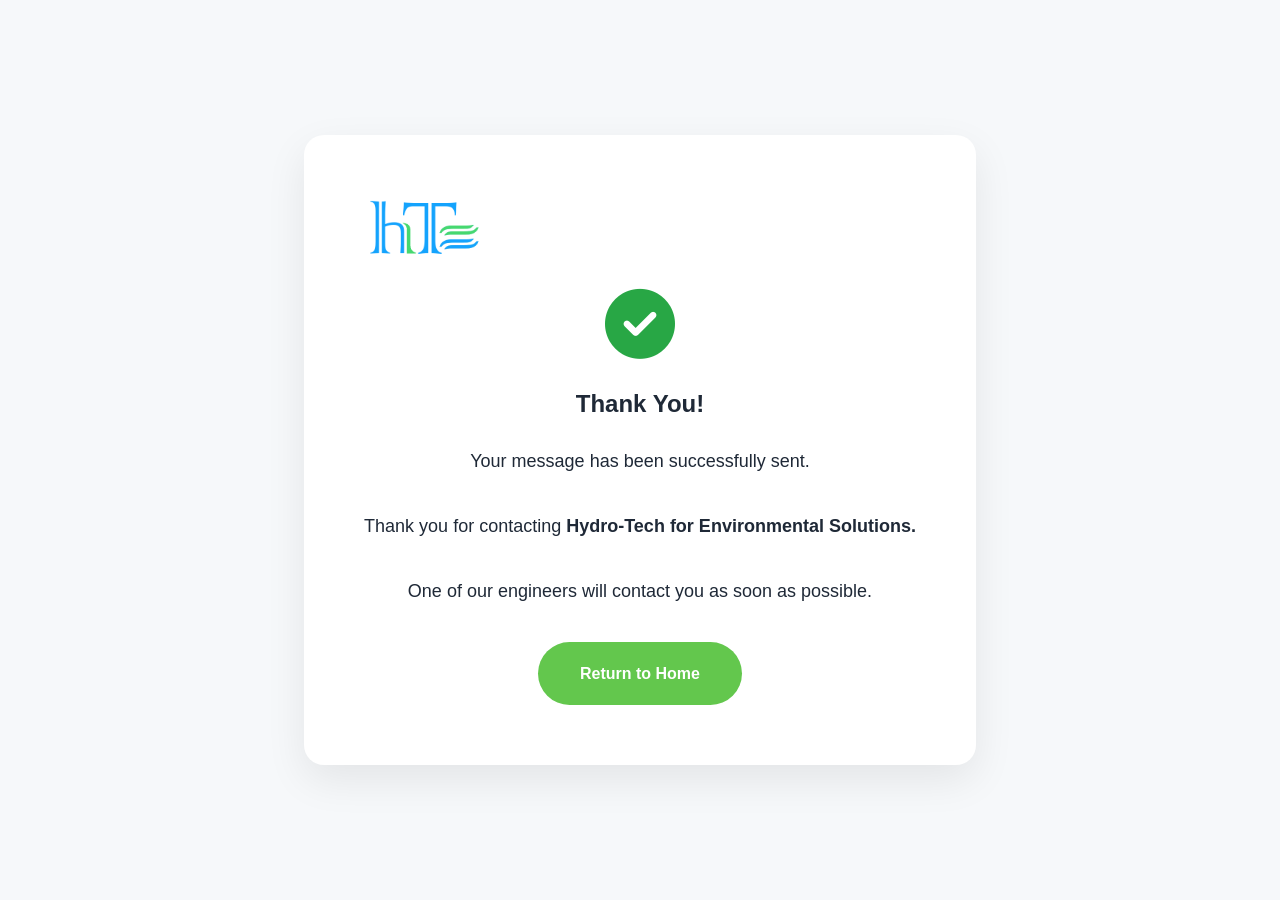
<file: thank-you.html>
<!DOCTYPE html>
<html lang="en">

<head>

    <meta charset="UTF-8">
    <meta name="viewport" content="width=device-width, initial-scale=1.0">

    <title>Thank You | Hydro-Tech for Environmental Solutions</title>

    <link rel="stylesheet" href="css/style.css">
    <link rel="stylesheet" href="css/responsive-fix.css">

    <link rel="preconnect" href="https://fonts.googleapis.com">
    <link rel="preconnect" href="https://fonts.gstatic.com" crossorigin>

    <link href="https://fonts.googleapis.com/css2?family=Montserrat:wght@400;500;600;700;800&family=Open+Sans:wght@400;500;600;700&display=swap"
          rel="stylesheet">

    <link rel="stylesheet"
          href="https://cdnjs.cloudflare.com/ajax/libs/font-awesome/6.5.2/css/all.min.css">

</head>

<body>

<section style="min-height:100vh;
                display:flex;
                align-items:center;
                justify-content:center;
                background:#f6f8fa;
                padding:40px;">

    <div style="max-width:700px;
                background:#ffffff;
                padding:60px;
                border-radius:20px;
                text-align:center;
                box-shadow:0 15px 40px rgba(0,0,0,.08);">

        <img src="logos/ht-enviro-logo.png"
             alt="HT-Enviro"
             style="width:120px;margin-bottom:30px;">

        <i class="fa-solid fa-circle-check"
           style="font-size:70px;color:#28a745;margin-bottom:25px;"></i>

        <h1 style="margin-bottom:20px;">
            Thank You!
        </h1>

        <p style="font-size:18px;
                  line-height:1.8;
                  margin-bottom:35px;">

            Your message has been successfully sent.

            <br><br>

            Thank you for contacting
            <strong>Hydro-Tech for Environmental Solutions.</strong>

            <br><br>

            One of our engineers will contact you as soon as possible.

        </p>

        <a href="index.html"
           class="btn-primary">

            Return to Home

        </a>

    </div>

</section>

</body>

</html>
</file>
<file: css/style.css>
/*=====================================================
HT-ENVIRO WEBSITE
Hydro-Tech for Environmental Solutions
Corporate Website V3.0
=====================================================*/


/*=====================================================
RESET
=====================================================*/

*,
*::before,
*::after{

    margin:0;
    padding:0;
    box-sizing:border-box;

}

html{

    scroll-behavior:smooth;

}

body{

    font-family:'Inter',sans-serif;

    color:#1F2937;

    background:#ffffff;

    line-height:1.7;

    overflow-x:hidden;

    -webkit-font-smoothing:antialiased;

}

img{

    display:block;

    max-width:100%;

    height:auto;

}

a{

    text-decoration:none;

    color:inherit;

}

ul{

    list-style:none;

}

button{

    font-family:inherit;

}



/*=====================================================
VARIABLES
=====================================================*/

:root{

    --primary:#0C5A82;

    --secondary:#2A99E2;

    --accent:#63C74D;

    --dark:#1E2A36;

    --gray:#667085;

    --light:#F6F8FA;

    --white:#FFFFFF;

    --container:1320px;

    --radius:18px;

    --shadow:0 15px 40px rgba(0,0,0,.08);

    --transition:.35s ease;

}



/*=====================================================
GENERAL
=====================================================*/

.container{

    width:min(90%,1320px);

    margin:auto;

}

section{

    position:relative;

}

.section-title{

    text-align:center;

    margin-bottom:80px;

}

.section-title h2{

    font-family:'Montserrat',sans-serif;

    font-size:48px;

    font-weight:800;

    color:var(--primary);

    margin-bottom:20px;

}

.section-title p{

    max-width:820px;

    margin:auto;

    color:var(--gray);

    font-size:20px;

    line-height:1.9;

}

.section-subtitle{

    display:inline-block;

    margin-bottom:18px;

    color:var(--secondary);

    font-size:15px;

    font-weight:700;

    letter-spacing:2px;

    text-transform:uppercase;

}



/*=====================================================
HEADER
=====================================================*/

header{

    position:fixed;

    top:0;

    left:0;

    width:100%;

    height:92px;

    background:rgba(255,255,255,.96);

    backdrop-filter:blur(12px);

    box-shadow:0 4px 25px rgba(0,0,0,.08);

    z-index:9999;

}

.navbar{

    display:flex;

    justify-content:space-between;

    align-items:center;

    height:92px;

}

.logo{

    display:flex;

    align-items:center;

    gap:18px;

}

.logo img{

    width:72px;

    height:auto;

}

.company-name{

    display:flex;

    flex-direction:column;

    justify-content:center;

}

.company-name h2{

    font-family:'Montserrat',sans-serif;

    font-size:30px;

    font-weight:700;

    line-height:1.05;

    color:var(--primary);

}

.company-name span{

    margin-top:3px;

    font-size:14px;

    color:#5E6B78;

}

.menu{

    display:flex;

    align-items:center;

    gap:34px;

    margin-left:auto;

    margin-right:45px;

}

.menu li{

    display:flex;

}

.menu a{

    position:relative;

    font-size:16px;

    font-weight:600;

    color:#243746;

    transition:var(--transition);

}

.menu a:hover{

    color:var(--secondary);

}

.menu a::after{

    content:"";

    position:absolute;

    left:0;

    bottom:-8px;

    width:0;

    height:2px;

    background:var(--accent);

    transition:var(--transition);

}

.menu a:hover::after,

.menu a.active::after{

    width:100%;

}

.menu a.active{

    color:var(--primary);

}

.quote-button{

    display:inline-flex;

    justify-content:center;

    align-items:center;

    padding:15px 34px;

    border-radius:50px;

    background:var(--primary);

    color:#ffffff;

    font-weight:700;

    transition:var(--transition);

}

.quote-button:hover{

    background:var(--secondary);

    transform:translateY(-3px);

}



/*=====================================================
GLOBAL TECHNOLOGY PARTNERS
=====================================================*/

.about-partners{

    padding:120px 0;

    background:#F8FAFC;

}

.about-partners .section-title{

    max-width:900px;

    margin:0 auto 70px;

    text-align:center;

}

.about-partners .section-title span{

    color:var(--secondary);

    font-size:15px;

    font-weight:700;

    letter-spacing:2px;

    text-transform:uppercase;

}

.about-partners .section-title h2{

    margin:18px 0 25px;

    font-size:48px;

    color:var(--primary);

}

.about-partners .section-title p{

    max-width:900px;

    margin:auto;

    font-size:20px;

    line-height:1.9;

    color:var(--gray);

}



/*=====================================================
ABOUT PARTNERS GRID
=====================================================*/

.about-partners-grid{

    display:grid;

    grid-template-columns:repeat(4,1fr);

    gap:35px;

    margin-top:80px;

}



/*=====================================================
CARD
=====================================================*/

.partner-card{

    background:#ffffff;

    border:1px solid #E8EEF3;

    border-radius:20px;

    padding:35px 28px;

    min-height:360px;

    display:flex;

    flex-direction:column;

    justify-content:flex-start;

    align-items:center;

    text-align:center;

    box-shadow:0 12px 30px rgba(0,0,0,.05);

    transition:.35s ease;

}

.partner-card:hover{

    transform:translateY(-8px);

    box-shadow:0 20px 45px rgba(0,0,0,.12);

}



/*=====================================================
LOGO
=====================================================*/

.partner-card img{

    width:170px;

    height:90px;

    object-fit:contain;

    margin-bottom:25px;

}



/*=====================================================
TITLE
=====================================================*/

.partner-card h3{

    font-family:'Montserrat',sans-serif;

    font-size:22px;

    color:var(--primary);

    margin-bottom:18px;

    line-height:1.3;

}



/*=====================================================
TEXT
=====================================================*/

.partner-card p{

    font-size:17px;

    line-height:1.8;

    color:var(--gray);

}



/*=====================================================
RESPONSIVE
=====================================================*/

@media (max-width:1200px){

    .about-partners-grid{

        grid-template-columns:repeat(2,1fr);

    }

}

@media (max-width:768px){

    .about-partners-grid{

        grid-template-columns:1fr;

    }

}


/*=====================================================
HERO
=====================================================*/

.hero{

    position:relative;

    min-height:80vh;

    display:flex;

    align-items:center;

    background:
    linear-gradient(rgba(9,70,105,.65),rgba(9,70,105,.65)),
    url("../images/hero/hero-background.png");

    background-size:cover;

    background-position:center;

    background-repeat:no-repeat;

    padding-top:95px;

    overflow:hidden;

}

.hero .container{

    width:min(90%,1320px);

    margin:auto;

}

.hero-content{

    max-width:760px;

    color:#ffffff;

}

.hero h1{

    font-family:'Montserrat',sans-serif;

    font-size:58px;

    font-weight:800;

    line-height:1.08;

    margin-bottom:28px;

    color:#ffffff;

}

.hero p{

    font-size:20px;

    line-height:1.8;

    max-width:760px;

    color:rgba(255,255,255,.95);

    margin-bottom:35px;

}

.hero-buttons{

    display:flex;

    gap:22px;

    margin-top:35px;

    flex-wrap:wrap;

}

.btn-primary{

    display:inline-flex;

    justify-content:center;

    align-items:center;

    padding:18px 42px;

    border-radius:50px;

    background:var(--accent);

    color:#ffffff;

    font-weight:700;

    transition:.35s;

}

.btn-primary:hover{

    transform:translateY(-4px);

}

.btn-secondary{

    display:inline-flex;

    justify-content:center;

    align-items:center;

    padding:18px 42px;

    border:2px solid #ffffff;

    border-radius:50px;

    color:#ffffff;

    font-weight:700;

    transition:.35s;

}

.btn-secondary:hover{

    background:#ffffff;

    color:var(--primary);

}


/*=====================================================
SOLUTIONS
=====================================================*/

.solutions{

    padding:120px 0;

    background:#F7FAFC;

}

.solutions-grid{

    display:grid;

    grid-template-columns:repeat(2,minmax(320px,1fr));

    gap:35px;

    max-width:900px;

    margin:0 auto;

}


.solution-card{

    background:#ffffff;

    border-radius:18px;

    padding:45px 35px;

    box-shadow:var(--shadow);

    text-align:center;

    transition:var(--transition);

}

.solution-card:hover{

    transform:translateY(-12px);

    box-shadow:0 30px 60px rgba(0,0,0,.14);

}

.solution-icon{

    width:95px;

    height:95px;

    margin:0 auto 30px;

    border-radius:50%;

    display:flex;

    align-items:center;

    justify-content:center;

    background:#EAF6FD;

}

.solution-icon i{

    font-size:42px;

    color:var(--secondary);

    transition:var(--transition);

}

.solution-card:hover .solution-icon i{

    color:var(--accent);

    transform:scale(1.15);

}

.solution-card h3{

    font-family:'Montserrat',sans-serif;

    font-size:26px;

    color:var(--primary);

    margin-bottom:20px;

}

.solution-card p{

    color:var(--gray);

    margin-bottom:28px;

    line-height:1.8;

}

.solution-card a{

    color:var(--primary);

    font-weight:700;

    transition:var(--transition);

}

.solution-card a:hover{

    color:var(--secondary);

}
/*=====================================================
ABOUT PREVIEW
=====================================================*/

.about-preview{

    padding:120px 0;

    background:#ffffff;

}

.about-grid{

    display:grid;

    grid-template-columns:1fr 1fr;

    align-items:center;

    gap:80px;

}

.about-image{

    border-radius:24px;

    overflow:hidden;

    box-shadow:var(--shadow);

}

.about-image img{

    width:100%;

    height:100%;

    object-fit:cover;

}

.section-subtitle{

    display:inline-block;

    margin-bottom:20px;

    color:var(--secondary);

    font-size:15px;

    font-weight:700;

    letter-spacing:2px;

    text-transform:uppercase;

}

.about-content h2{

    font-family:'Montserrat',sans-serif;

    font-size:46px;

    line-height:1.2;

    color:var(--primary);

    margin-bottom:30px;

}

.about-content p{

    font-size:18px;

    color:var(--gray);

    line-height:1.9;

    margin-bottom:25px;

}


/*=====================================================
WHY HT-ENVIRO
=====================================================*/

.why-us{

    padding:120px 0;

    background:var(--light);

}

.why-grid{

    display:grid;

    grid-template-columns:repeat(4,1fr);

    gap:35px;

}

.why-card{

    background:#ffffff;

    padding:45px 30px;

    border-radius:18px;

    text-align:center;

    box-shadow:var(--shadow);

    transition:var(--transition);

}

.why-card:hover{

    transform:translateY(-10px);

}

.why-card i{

    font-size:52px;

    color:var(--secondary);

    margin-bottom:25px;

}

.why-card h3{

    font-family:'Montserrat',sans-serif;

    color:var(--primary);

    font-size:24px;

    margin-bottom:18px;

}

.why-card p{

    color:var(--gray);

    line-height:1.8;

}
/*=====================================================
TECHNOLOGIES
=====================================================*/

.technologies{

    padding:120px 0;

    background:#ffffff;

}

.technology-grid{

    display:grid;

    grid-template-columns:repeat(3,minmax(280px,360px));

    justify-content:center;

    gap:35px;

}

.technology-card{

    background:#ffffff;

    padding:45px;

    border-radius:18px;

    border-top:5px solid var(--secondary);

    box-shadow:var(--shadow);

    transition:var(--transition);

}

.technology-card:hover{

    transform:translateY(-10px);

    border-top-color:var(--accent);

}

.technology-card h3{

    font-family:'Montserrat',sans-serif;

    color:var(--primary);

    font-size:28px;

    margin-bottom:20px;

}

.technology-card p{

    color:var(--gray);

    line-height:1.9;

}


/*=====================================================
PARTNERS
=====================================================*/

.partners{

    padding:120px 0;

    background:var(--light);

}

.partners-grid{

    display:grid;

    grid-template-columns:repeat(4,1fr);

    gap:35px;

    align-items:center;

}

/*====================================================
PARTNERS
====================================================*/

.partners{

    padding:90px 0;

    background:#ffffff;

}

.partners-grid{

    display:grid;

    grid-template-columns:repeat(8,1fr);

    gap:30px;

    margin-top:60px;

    align-items:center;

}

.partner-logo{

    background:#ffffff;

    border:1px solid #ECECEC;

    border-radius:12px;

    height:140px;

    display:flex;

    justify-content:center;

    align-items:center;

    padding:25px;

    transition:all .35s ease;

}

.partner-logo img{

    max-width:170px;

    max-height:65px;

    width:auto;

    height:auto;

    filter:grayscale(100%);

    opacity:.75;

    transition:all .35s ease;

}

.partner-logo:hover{

    transform:translateY(-8px);

    box-shadow:0 18px 40px rgba(0,0,0,.08);

}

.partner-logo:hover img{

    filter:grayscale(0);

    opacity:1;

}

/* ---------- First Row ---------- */

.partner-logo:nth-child(1){

    grid-column:1 / span 2;

}

.partner-logo:nth-child(2){

    grid-column:3 / span 2;

}

.partner-logo:nth-child(3){

    grid-column:5 / span 2;

}

.partner-logo:nth-child(4){

    grid-column:7 / span 2;

}

/* ---------- Second Row ---------- */

.partner-logo:nth-child(5){

    grid-column:2 / span 2;

}

.partner-logo:nth-child(6){

    grid-column:4 / span 2;

}

.partner-logo:nth-child(7){

    grid-column:6 / span 2;

}

/*=====================================================
NEWS
=====================================================*/

.news{

    padding:120px 0;

    background:#ffffff;

}

.news-grid{

    display:grid;

    grid-template-columns:repeat(3,1fr);

    gap:35px;

}

.news-card{

    background:#ffffff;

    border-radius:18px;

    overflow:hidden;

    box-shadow:var(--shadow);

    transition:var(--transition);

}

.news-card:hover{

    transform:translateY(-10px);

}

.news-image img{

    width:100%;

    height:240px;

    object-fit:cover;

}

.news-content{

    padding:35px;

}

.news-content span{

    color:var(--secondary);

    font-size:14px;

    font-weight:700;

    text-transform:uppercase;

    letter-spacing:1px;

}

.news-content h3{

    font-family:'Montserrat',sans-serif;

    color:var(--primary);

    font-size:26px;

    margin:18px 0;

    line-height:1.35;

}

.news-content p{

    color:var(--gray);

    line-height:1.8;

    margin-bottom:25px;

}

.news-content a{

    color:var(--primary);

    font-weight:700;

}

.news-content a:hover{

    color:var(--secondary);

}
/*=====================================================
CALL TO ACTION
=====================================================*/

.cta{

    padding:120px 0;

    background:linear-gradient(
        135deg,
        var(--primary),
        #0A7ABF
    );

    color:#ffffff;

}

.cta-content{

    max-width:900px;

    margin:auto;

    text-align:center;

}

.cta-content h2{

    font-family:'Montserrat',sans-serif;

    font-size:52px;

    line-height:1.2;

    margin-bottom:25px;

}

.cta-content p{

    font-size:21px;

    line-height:1.9;

    margin-bottom:45px;

    opacity:.95;

}

.cta .btn-primary{

    background:#ffffff;

    color:var(--primary);

}

.cta .btn-primary:hover{

    background:var(--accent);

    color:#ffffff;

}


/*=====================================================
FOOTER
=====================================================*/

footer{

    background:#13222E;

    color:#ffffff;

    padding:40px 0 12px;

}

.footer-grid{

    display:grid;

    grid-template-columns:2fr 1fr 1fr 1fr;

    gap:28px;

    margin-bottom:20px;

    align-items:flex-start;

}

.footer-company img{

    height:50px;

    width:auto;

    margin-bottom:12px;

}

.footer-company h3{

    font-family:'Montserrat',sans-serif;

    font-size:22px;

    margin-bottom:4px;

}

.footer-company p{

    color:rgba(255,255,255,.75);

    line-height:1.5;

    margin-bottom:8px;

    font-size:15px;

}

.footer-subtitle{

    margin-bottom:12px !important;

}

.footer-links h4,
.footer-contact h4,
.footer-social h4{

    font-family:'Montserrat',sans-serif;

    margin-bottom:12px;

    font-size:18px;

}

.footer-links ul{

    margin:0;

    padding:0;

}

.footer-links ul li{

    margin-bottom:3px;

}

.footer-links a{

    color:rgba(255,255,255,.75);

    transition:var(--transition);

}

.footer-links a:hover{

    color:#ffffff;

}

.footer-contact p{

    margin-bottom:8px;

    color:rgba(255,255,255,.75);

    font-size:15px;

    line-height:1.5;

}

.social-icons{

    display:flex;

    gap:10px;

    margin-top:12px;

}

.social-icons a{

    width:38px;

    height:38px;

    border-radius:50%;

    display:flex;

    justify-content:center;

    align-items:center;

    background:rgba(255,255,255,.08);

    color:#ffffff;

    transition:var(--transition);

}

.social-icons a:hover{

    background:var(--secondary);

    transform:translateY(-3px);

}

.footer-bottom{

    border-top:1px solid rgba(255,255,255,.12);

    padding-top:12px;

    text-align:center;

}

.footer-bottom p{

    color:rgba(255,255,255,.65);

    font-size:14px;

    margin:0;

}

/*=====================================================
SCROLLBAR
=====================================================*/

::-webkit-scrollbar{

    width:10px;

}

::-webkit-scrollbar-track{

    background:#F2F4F7;

}

::-webkit-scrollbar-thumb{

    background:var(--secondary);

    border-radius:20px;

}

::-webkit-scrollbar-thumb:hover{

    background:var(--primary);

}


/*=====================================================
SMOOTH ANIMATIONS
=====================================================*/

.solution-card,
.technology-card,
.partner-logo,
.news-card,
.why-card{

    transition:
        transform .35s ease,
        box-shadow .35s ease;

}

.btn-primary,
.btn-secondary,
.quote-button{

    transition:all .35s ease;

}


/*=====================================================
SMALL IMPROVEMENTS
=====================================================*/

h1,h2,h3,h4,h5,h6{

    text-rendering:optimizeLegibility;

}

p{

    text-rendering:optimizeLegibility;

}

section{

    overflow:hidden;

}

::selection{

    background:var(--secondary);

    color:#ffffff;

}


/*=====================================================
IMAGE DEFAULTS
=====================================================*/

.about-image img,
.news-image img{

    transition:transform .6s ease;

}

.about-image:hover img,
.news-card:hover img{

    transform:scale(1.05);

}


/*=====================================================
HOVER EFFECTS
=====================================================*/

.solution-card:hover h3,
.technology-card:hover h3,
.news-card:hover h3{

    color:var(--secondary);

}

.partner-logo{

    cursor:pointer;

}

.partner-logo:hover{

    background:#ffffff;

}


/*=====================================================
SPACING HELPERS
=====================================================*/

.hero,
.solutions,
.about-preview,
.why-us,
.technologies,
.partners,
.news,
.cta{

    position:relative;

}
/*=====================================================
RESPONSIVE - LARGE TABLETS
=====================================================*/

@media (max-width:1200px){

    .hero h1{

        font-size:58px;

    }

    .solutions-grid{

        grid-template-columns:repeat(2,1fr);

    }

    .why-grid{

        grid-template-columns:repeat(2,1fr);

    }

    .technology-grid{

        grid-template-columns:repeat(2,1fr);

    }

    .partners-grid{

        grid-template-columns:repeat(2,1fr);

    }

    .news-grid{

        grid-template-columns:repeat(2,1fr);

    }

    .footer-grid{

        grid-template-columns:1fr 1fr;

    }

}


/*=====================================================
RESPONSIVE - TABLETS
=====================================================*/

@media (max-width: 992px){

    .container{
        width:95%;
    }

    .navbar{
        flex-wrap:wrap;
        justify-content:center;
        gap:20px;
        padding:20px 0;
        height:auto;
    }

    .logo{
        width:100%;
        justify-content:center;
    }

    .menu{
        width:100%;
        display:flex;
        justify-content:center;
        flex-wrap:wrap;
        gap:18px;
        margin:0;
        padding:0;
    }

    .quote-button{
        margin-top:10px;
    }

    .hero{
        text-align:center;
        background-position:center;
    }

    .hero-content{
        max-width:100%;
        margin:auto;
        padding-top:170px;
    }

    .hero-buttons{
        justify-content:center;
    }

    .about-grid,
    .technology-grid,
    .partners-grid,
    .news-grid,
    .footer-grid{
        grid-template-columns:1fr;
    }

}


/*=====================================================
RESPONSIVE - MOBILE
=====================================================*/

@media (max-width:768px){

    .navbar{
        gap:15px;
    }

    .logo img{
        height:60px;
    }

    .company-name h2{
        font-size:24px;
    }

    .company-name span{
        font-size:12px;
    }

    .menu{
        gap:12px;
        font-size:15px;
    }

    .quote-button{
        padding:12px 24px;
        font-size:15px;
    }

    .hero{
        min-height:100vh;
    }

    .hero-content{
        padding-top:150px;
        text-align:center;
    }

    .hero h1{
        font-size:42px;
        line-height:1.2;
    }

    .hero p{
        font-size:18px;
    }

    .hero-buttons{
        flex-direction:column;
        align-items:center;
        gap:15px;
    }

    .btn-primary,
    .btn-secondary{
        width:260px;
        justify-content:center;
    }

    .section-title h2{
        font-size:36px;
    }

}


/*=====================================================
SMALL PHONES
=====================================================*/

@media (max-width:576px){

    .container{
        width:92%;
    }

    .logo{
        flex-direction:column;
        text-align:center;
        gap:10px;
    }

    .logo img{
        height:52px;
    }

    .company-name h2{
        font-size:21px;
    }

    .company-name span{
        font-size:11px;
    }

    .menu{
        flex-direction:column;
        align-items:center;
        gap:14px;
    }

    .quote-button{
        width:260px;
    }

    .hero-content{
        padding-top:140px;
    }

    .hero h1{
        font-size:34px;
    }

    .hero p{
        font-size:16px;
    }

    .about-content h2,
    .cta-content h2{
        font-size:32px;
    }

}


/*=====================================================
FINAL RESPONSIVE ADJUSTMENTS
=====================================================*/

@media (max-width:576px){

    .container{

        width:92%;

    }

    .logo{

        flex-direction:column;

        text-align:center;

        gap:12px;

    }

    .logo img{

        height:60px;

    }

    .company-name h2{

        font-size:24px;

    }

    .company-name span{

        font-size:13px;

    }

    .menu{

        flex-direction:column;

        align-items:center;

        gap:15px;

    }

    .quote-button{

        width:100%;

        max-width:280px;

        text-align:center;

    }

    .hero{

        min-height:100vh;

        background-position:center;

    }

    .hero-content{

        padding-top:200px;

        padding-bottom:80px;

    }

    .hero h1{

        font-size:34px;

        line-height:1.2;

    }

    .hero p{

        font-size:17px;

        line-height:1.8;

    }

    .hero-buttons{

        flex-direction:column;

        gap:15px;

    }

    .btn-primary,
    .btn-secondary{

        width:100%;

        justify-content:center;

    }

    .about-content h2{

        font-size:34px;

    }

    .cta-content h2{

        font-size:36px;

    }

}

/*=====================================================
END OF FILE
=====================================================*/
/*=====================================================
JAVASCRIPT FEATURES
=====================================================*/

/* Sticky Header */

.sticky-header{

    position:fixed;

    top:0;

    left:0;

    width:100%;

    background:#ffffff;

    box-shadow:0 8px 30px rgba(0,0,0,.08);

    animation:headerDown .35s ease;

}

.sticky-header .company-name h2{

    color:var(--primary);

}

.sticky-header .company-name span{

    color:var(--gray);

}

.sticky-header .menu a{

    color:var(--dark);

}

.sticky-header .menu a:hover{

    color:var(--secondary);

}

.sticky-header .quote-button{

    background:var(--primary);

}

/* Active Menu */

.menu a.active{

    color:var(--accent);

}

.menu a.active::after{

    width:100%;

}

/* Scroll Animation */

.hidden{

    opacity:0;

    transform:translateY(60px);

    transition:

        opacity .8s ease,

        transform .8s ease;

}

.show{

    opacity:1;

    transform:translateY(0);

}

/* Back To Top */

.back-to-top{

    position:fixed;

    right:30px;

    bottom:30px;

    width:55px;

    height:55px;

    border:none;

    border-radius:50%;

    background:var(--primary);

    color:#ffffff;

    cursor:pointer;

    font-size:18px;

    box-shadow:0 15px 35px rgba(0,0,0,.20);

    opacity:0;

    visibility:hidden;

    transition:all .35s ease;

    z-index:9999;

}

.back-to-top:hover{

    background:var(--secondary);

    transform:translateY(-5px);

}

.back-to-top.visible{

    opacity:1;

    visibility:visible;

}

/* Header Animation */

@keyframes headerDown{

    from{

        opacity:0;

        transform:translateY(-80px);

    }

    to{

        opacity:1;

        transform:translateY(0);

    }

}
/*====================================================
ABOUT PAGE HERO
====================================================*/

/*==================================================
PAGE HERO (Shared Layout)
==================================================*/

.page-hero{

    position:relative;

    display:flex;

    align-items:center;

    min-height:80vh;

    padding-top:95px;

    overflow:hidden;

}

/*==================================================
ABOUT PAGE HERO
==================================================*/

.about-hero{

    background:url("../images/about/aboutabout.png") center center / cover no-repeat;

}

/*==================================================
SERVICES PAGE HERO
==================================================*/

.solutions-hero{

    background:url("../images/services/hero-services.png") center center / cover no-repeat;

}

/*==================================================
TECHNOLOGIES PAGE HERO
==================================================*/

.technologies-hero{

    background:url("../images/technologies/hero-technologies.png") center center / cover no-repeat;

}

/*==================================================
PARTNERS PAGE HERO
==================================================*/

.partners-hero{

    background:url("../images/partners/hero-partners.png") center center / cover no-repeat;

}

/*==================================================
NEWS PAGE HERO
==================================================*/

.news-hero{

    background:url("../images/news/hero-news.jpg") center center / cover no-repeat;

}

/*==================================================
CONTACT PAGE HERO
==================================================*/

.contact-hero{

    background:url("../images/contact/hero-contact.png") center center / cover no-repeat;

}

.hero-overlay{

    position:absolute;

    inset:0;

    background:rgba(11,79,108,.75);

}

.page-hero-content{

    position:relative;

    z-index:2;

    max-width:760px;

    color:#ffffff;

    padding:70px 0;

}

.page-subtitle{

    display:inline-block;

    margin-bottom:18px;

    font-size:14px;

    font-weight:600;

    letter-spacing:3px;

    color:#A8E6CF;

    text-transform:uppercase;

}

.page-hero-content h1{

    font-family:'Montserrat',sans-serif;

    font-size:50px;

    font-weight:800;

    line-height:1.08;

    margin-bottom:24px;

    color:#ffffff;

}

.page-hero-content p{

    font-size:20px;

    line-height:1.8;

    max-width:700px;

    color:#ffffff;

}


/*====================================================
WHO WE ARE
====================================================*/

.about-company{

    padding:110px 0;

    background:#ffffff;

}

.about-grid{

    display:grid;

    grid-template-columns:1fr 1fr;

    gap:70px;

    align-items:center;

}

.about-image img{

    width:100%;

    border-radius:18px;

    box-shadow:0 20px 60px rgba(0,0,0,.10);

}

.section-tag{

    display:inline-block;

    color:var(--secondary);

    font-weight:700;

    letter-spacing:2px;

    margin-bottom:20px;

}

.about-content h2{

    font-size:42px;

    margin-bottom:30px;

    color:var(--primary);

}

.about-content p{

    margin-bottom:25px;

    font-size:18px;

    line-height:1.9;

    color:var(--gray);

}

.about-highlights{

    margin-top:45px;

}

.highlight-item{

    display:flex;

    gap:20px;

    align-items:flex-start;

    margin-bottom:28px;

}

.highlight-item i{

    font-size:26px;

    color:var(--secondary);

    width:40px;

}
/*====================================================
VISION & MISSION
====================================================*/

.vision-mission{

    padding:110px 0;

    background:#F7FAFC;

}

.vision-grid{

    display:grid;

    grid-template-columns:repeat(2,1fr);

    gap:40px;

    margin-top:60px;

}

.vision-card{

    background:#ffffff;

    padding:50px;

    border-radius:18px;

    text-align:center;

    box-shadow:0 15px 40px rgba(0,0,0,.08);

    transition:.35s ease;

}

.vision-card:hover{

    transform:translateY(-10px);

}

.vision-icon{

    width:90px;

    height:90px;

    margin:0 auto 30px;

    border-radius:50%;

    background:var(--secondary);

    display:flex;

    justify-content:center;

    align-items:center;

}

.vision-icon i{

    color:#ffffff;

    font-size:34px;

}

.vision-card h3{

    color:var(--primary);

    margin-bottom:20px;

    font-size:30px;

}

.vision-card p{

    color:var(--gray);

    line-height:1.9;

}

/*=====================================================
OUR ENGINEERING PHILOSOPHY
=====================================================*/

.core-values{

    padding:110px 0;

    background:#ffffff;

}

.values-grid{

    display:grid;

    grid-template-columns:repeat(6,minmax(0,1fr));

    gap:30px;

    margin-top:60px;

}

.value-card{

    grid-column:span 2;

    background:#ffffff;

    border:1px solid #ECECEC;

    border-radius:18px;

    padding:40px 30px;

    text-align:center;

    transition:.35s ease;

}

/* ---------- Center the second row ---------- */

.value-card:nth-child(4){

    grid-column:2 / span 2;

}

.value-card:nth-child(5){

    grid-column:4 / span 2;

}

.value-card:hover{

    transform:translateY(-10px);

    box-shadow:0 18px 40px rgba(0,0,0,.08);

}

.value-card i{

    font-size:42px;

    color:var(--secondary);

    margin-bottom:25px;

}

.value-card h3{

    color:var(--primary);

    margin-bottom:18px;

    font-size:24px;

    line-height:1.3;

}

.value-card p{

    color:var(--gray);

    line-height:1.8;

    font-size:17px;

}


/*====================================================
INDUSTRIES
====================================================*/

.industries{

    padding:110px 0;

    background:#ffffff;

}

.industries-grid{

    display:grid;

    grid-template-columns:repeat(3,1fr);

    gap:30px;

    margin-top:60px;

}

.industry-card{

    background:#ffffff;

    border:1px solid #ECECEC;

    border-radius:18px;

    padding:45px 30px;

    text-align:center;

    transition:.35s ease;

}

.industry-card:hover{

    transform:translateY(-10px);

    box-shadow:0 18px 40px rgba(0,0,0,.08);

}

.industry-card i{

    font-size:42px;

    color:var(--secondary);

    margin-bottom:25px;

}

.industry-card h3{

    color:var(--primary);

    font-size:24px;

}

/*====================================================
ABOUT CTA
====================================================*/

.about-cta{

    padding:120px 0;

    background:linear-gradient(rgba(11,79,108,.92),rgba(11,79,108,.92)),
               url("../images/hero/hero-background.png") center center/cover no-repeat;

    color:#ffffff;

    text-align:center;

}

.about-cta h2{

    font-size:48px;

    margin-bottom:30px;

}

.about-cta p{

    max-width:850px;

    margin:0 auto 45px;

    font-size:20px;

    line-height:1.9;

}

/*====================================================
ABOUT RESPONSIVE
====================================================*/

@media (max-width:991px){

.about-grid{

    grid-template-columns:1fr;

}

.vision-grid{

    grid-template-columns:1fr;

}

.values-grid{

    grid-template-columns:repeat(2,1fr);

}

.why-grid{

    grid-template-columns:repeat(2,1fr);

}

.industries-grid{

    grid-template-columns:repeat(2,1fr);

}

.page-hero-content h1{

    font-size:48px;

}

}

@media (max-width:768px){

.values-grid,

.why-grid,

.industries-grid{

    grid-template-columns:1fr;

}

.page-hero{

    min-height:420px;

}

.page-hero-content{

    padding:90px 0;

}

.page-hero-content h1{

    font-size:38px;

}

.page-hero-content p{

    font-size:18px;

}

.about-content h2{

    font-size:34px;

}

.about-cta h2{

    font-size:36px;

}

.about-cta p{

    font-size:18px;

}

}

/*=====================================================
ENGINEERING SOLUTIONS OVERVIEW
=====================================================*/

.solutions-overview{

    padding:120px 0;

    background:#ffffff;

}

.overview-grid{

    display:grid;

    grid-template-columns:1fr 1fr;

    gap:80px;

    align-items:center;

}

.overview-image img{

    width:100%;

    border-radius:22px;

    box-shadow:0 25px 60px rgba(0,0,0,.12);

}

.overview-content .section-tag{

    display:inline-block;

    color:var(--secondary);

    font-size:15px;

    font-weight:700;

    letter-spacing:2px;

    text-transform:uppercase;

    margin-bottom:18px;

}

.overview-content h2{

    font-size:48px;

    line-height:1.2;

    color:var(--primary);

    margin-bottom:30px;

}

.overview-content p{

    font-size:19px;

    line-height:1.9;

    color:var(--gray);

    margin-bottom:25px;

}

.overview-features{

    margin-top:40px;

    display:grid;

    grid-template-columns:repeat(2,1fr);

    gap:22px;

}

.feature-item{

    display:flex;

    align-items:center;

    gap:15px;

}

.feature-item i{

    color:var(--secondary);

    font-size:22px;

}

.feature-item span{

    font-weight:600;

    color:var(--primary);

}

@media(max-width:992px){

    .overview-grid{

        grid-template-columns:1fr;

    }

    .overview-content{

        text-align:center;

    }

    .overview-features{

        grid-template-columns:1fr;

    }

}

/*=====================================================
OUR CORE ENGINEERING SOLUTIONS
=====================================================*/

.solutions-showcase{

    padding:120px 0;

    background:#F8FAFC;

}

.solutions-grid{

    display:grid;

    grid-template-columns:repeat(2,1fr);

    gap:40px;

    margin-top:70px;

}

.solution-card{

    background:#ffffff;

    border-radius:22px;

    overflow:hidden;

    box-shadow:0 18px 45px rgba(0,0,0,.08);

    transition:.35s;

}

.solution-card:hover{

    transform:translateY(-10px);

}

.solution-card img{

    width:100%;

    height:260px;

    object-fit:cover;

}

.solution-content{

    padding:35px;

}

.solution-content h3{

    font-size:28px;

    color:var(--primary);

    margin-bottom:18px;

}

.solution-content p{

    color:var(--gray);

    line-height:1.8;

    margin-bottom:25px;

}

.solution-content ul{

    list-style:none;

    padding:0;

    margin:0;

}

.solution-content li{

    padding:10px 0;

    color:var(--primary);

    font-weight:600;

    border-bottom:1px solid #ECECEC;

}

.solution-content li:last-child{

    border:none;

}

@media(max-width:992px){

    .solutions-grid{

        grid-template-columns:1fr;

    }

}

/*=====================================================
OUR ENGINEERING APPROACH
=====================================================*/

.engineering-process{

    padding:120px 0;

    background:#ffffff;

}

.process-grid{

    display:grid;

    grid-template-columns:repeat(5,1fr);

    gap:28px;

    margin-top:70px;

}

.process-card{

    position:relative;

    background:#F8FAFC;

    border-radius:22px;

    padding:40px 25px;

    text-align:center;

    transition:.35s;

    border:1px solid #E5EDF3;

}

.process-card:hover{

    transform:translateY(-10px);

    box-shadow:0 20px 45px rgba(0,0,0,.08);

}

.process-number{

    position:absolute;

    top:20px;

    right:20px;

    font-size:34px;

    font-weight:800;

    color:rgba(11,79,108,.08);

}

.process-card i{

    font-size:42px;

    color:var(--secondary);

    margin-bottom:25px;

}

.process-card h3{

    font-size:26px;

    color:var(--primary);

    margin-bottom:18px;

}

.process-card p{

    color:var(--gray);

    line-height:1.8;

    font-size:16px;

}

@media(max-width:1200px){

    .process-grid{

        grid-template-columns:repeat(2,1fr);

    }

}

@media(max-width:700px){

    .process-grid{

        grid-template-columns:1fr;

    }

}

/*=====================================================
FEATURED TECHNOLOGIES
=====================================================*/

.featured-technologies{

    padding:120px 0;

    background:#F8FAFC;

}

.technology-grid{

    display:grid;

    grid-template-columns:repeat(4,1fr);

    gap:30px;

    margin-top:70px;

}

.technology-card{

    background:#ffffff;

    border-radius:22px;

    padding:45px 30px;

    text-align:center;

    box-shadow:0 15px 35px rgba(0,0,0,.06);

    transition:.35s;

}

.technology-card:hover{

    transform:translateY(-10px);

    box-shadow:0 20px 45px rgba(0,0,0,.10);

}

.technology-card i{

    font-size:48px;

    color:var(--secondary);

    margin-bottom:25px;

}

.technology-card h3{

    font-size:24px;

    color:var(--primary);

    margin-bottom:20px;

    line-height:1.3;

}

.technology-card p{

    color:var(--gray);

    line-height:1.8;

    font-size:16px;

}

.technology-button{

    text-align:center;

    margin-top:60px;

}

@media(max-width:1200px){

    .technology-grid{

        grid-template-columns:repeat(2,1fr);

    }

}

@media(max-width:768px){

    .technology-grid{

        grid-template-columns:1fr;

    }

}

/*=====================================================
WHY ORGANIZATIONS CHOOSE HT-ENVIRO
=====================================================*/

.why-solutions{

    padding:120px 0;

    background:#ffffff;

}

.why-solutions-grid{

    display:grid;

    grid-template-columns:repeat(3,1fr);

    gap:35px;

    margin-top:70px;

}

.why-solution-card{

    background:#F8FAFC;

    border-radius:22px;

    padding:45px 35px;

    text-align:center;

    border:1px solid #E6EDF3;

    transition:.35s;

}

.why-solution-card:hover{

    transform:translateY(-10px);

    box-shadow:0 18px 45px rgba(0,0,0,.08);

}

.why-solution-card i{

    font-size:48px;

    color:var(--secondary);

    margin-bottom:25px;

}

.why-solution-card h3{

    color:var(--primary);

    font-size:25px;

    margin-bottom:18px;

}

.why-solution-card p{

    color:var(--gray);

    line-height:1.8;

}

@media(max-width:992px){

    .why-solutions-grid{

        grid-template-columns:1fr;

    }

}

/*=====================================================
SERVICES PAGE HERO
=====================================================*/

.solutions-hero{

    min-height:78vh !important;

}

.solutions-hero .page-hero-content{

    padding:90px 0;

}

.solutions-hero h1{

    font-size:64px;

}

/*=====================================================
SERVICES PAGE HERO
=====================================================*/

.solutions-hero{

    min-height:78vh;

}

.solutions-hero .page-hero-content{

    padding:90px 0;

}

.solutions-hero h1{

    font-size:64px;

}


/*=====================================================
OUR CORE ENGINEERING SOLUTIONS
=====================================================*/

.solutions-showcase{

    padding:120px 0;

    background:#F8FAFC;

}

.solutions-grid{

    display:grid;

    grid-template-columns:repeat(3,1fr);

    gap:35px;

    margin-top:70px;

}

.solution-card{

    background:#ffffff;

    border:1px solid #E8EEF3;

    border-radius:22px;

    overflow:hidden;

    display:flex;

    flex-direction:column;

    height:100%;

    box-shadow:0 15px 35px rgba(0,0,0,.06);

    transition:.35s ease;

}

.solution-card:hover{

    transform:translateY(-10px);

    box-shadow:0 22px 55px rgba(0,0,0,.10);

}

.solution-card img{

    width:100%;

    height:220px;

    object-fit:cover;

}

.solution-content{

    padding:30px;

    display:flex;

    flex-direction:column;

    flex:1;

}

.solution-content h3{

    font-size:24px;

    color:var(--primary);

    margin-bottom:18px;

    line-height:1.3;

}

.solution-content p{

    color:var(--gray);

    line-height:1.8;

    margin-bottom:25px;

    flex:1;

}

.solution-content ul{

    list-style:none;

    padding:0;

    margin:0;

}

.solution-content li{

    padding:10px 0;

    border-bottom:1px solid #ECECEC;

    color:var(--primary);

    font-weight:600;

    font-size:16px;

}

.solution-content li:last-child{

    border-bottom:none;

}


/*=====================================================
RESPONSIVE
=====================================================*/

@media(max-width:1200px){

    .solutions-grid{

        grid-template-columns:repeat(2,1fr);

    }

}

@media(max-width:768px){

    .solutions-grid{

        grid-template-columns:1fr;

    }

}



/*=====================================================
TECHNOLOGIES PAGE HERO
=====================================================*/

.technologies-hero{

    min-height:78vh;

    background:
    linear-gradient(rgba(11,79,108,.55),rgba(11,79,108,.55)),
    url("../images/technologies/hero-technologies.png")
    center center / cover no-repeat;

}

.technologies-hero .page-hero-content{

    padding:90px 0;

}

.technologies-hero h1{

    font-size:64px;

}


/*=====================================================
TECHNOLOGY PORTFOLIO
=====================================================*/

.technology-portfolio{

    padding:120px 0;

    background:#ffffff;

}

.technology-grid{

    display:grid;

    grid-template-columns:repeat(4,1fr);

    gap:35px;

    margin-top:70px;

}

.technology-card{

    background:#ffffff;

    border:1px solid #E8EEF3;

    border-radius:22px;

    overflow:hidden;

    box-shadow:0 15px 35px rgba(0,0,0,.06);

    transition:.35s ease;

    display:flex;

    flex-direction:column;

    height:100%;

}

.technology-card:hover{

    transform:translateY(-10px);

    box-shadow:0 22px 55px rgba(0,0,0,.10);

}

.technology-card img{

    width:100%;

    height:220px;

    object-fit:cover;

}

.technology-content{

    padding:28px;

    display:flex;

    flex-direction:column;

    flex:1;

}

.technology-content h3{

    font-size:23px;

    color:var(--primary);

    margin-bottom:18px;

    line-height:1.3;

}

.technology-content p{

    color:var(--gray);

    line-height:1.8;

    font-size:16px;

}


/*=====================================================
FEATURED INTERNATIONAL TECHNOLOGIES
=====================================================*/

.featured-technologies{

    padding:120px 0;

    background:#F8FAFC;

}

.featured-grid{

    display:grid;

    grid-template-columns:1fr 1fr;

    gap:70px;

    align-items:center;

    margin-top:70px;

}

.featured-image img{

    width:100%;

    border-radius:22px;

    box-shadow:0 25px 60px rgba(0,0,0,.12);

}

.featured-item{

    display:flex;

    gap:25px;

    margin-bottom:40px;

}

.featured-icon{

    width:75px;

    height:75px;

    border-radius:50%;

    background:var(--secondary);

    display:flex;

    justify-content:center;

    align-items:center;

    flex-shrink:0;

}

.featured-icon i{

    color:#ffffff;

    font-size:30px;

}

.featured-item h3{

    color:var(--primary);

    font-size:26px;

    margin-bottom:12px;

}

.featured-item p{

    color:var(--gray);

    line-height:1.8;

}


/*=====================================================
WHY OUR TECHNOLOGIES
=====================================================*/

.why-technologies{

    padding:120px 0;

    background:#ffffff;

}

.why-technologies-grid{

    display:grid;

    grid-template-columns:repeat(3,1fr);

    gap:35px;

    margin-top:70px;

}

.why-technology-card{

    background:#F8FAFC;

    border-radius:22px;

    padding:45px 35px;

    text-align:center;

    border:1px solid #E6EDF3;

    transition:.35s;

}

.why-technology-card:hover{

    transform:translateY(-10px);

    box-shadow:0 18px 45px rgba(0,0,0,.08);

}

.why-technology-card i{

    font-size:48px;

    color:var(--secondary);

    margin-bottom:25px;

}

.why-technology-card h3{

    color:var(--primary);

    font-size:24px;

    margin-bottom:18px;

}

.why-technology-card p{

    color:var(--gray);

    line-height:1.8;

}


/*=====================================================
TECHNOLOGY CTA
=====================================================*/

.technology-cta{

    padding:120px 0;

    background:linear-gradient(rgba(11,79,108,.92),rgba(11,79,108,.92));

    text-align:center;

    color:#ffffff;

}

.technology-cta span{

    display:inline-block;

    color:#A8E6CF;

    font-size:15px;

    font-weight:700;

    letter-spacing:2px;

    text-transform:uppercase;

    margin-bottom:20px;

}

.technology-cta h2{

    font-size:48px;

    margin-bottom:28px;

    color:#ffffff;

}

.technology-cta p{

    max-width:900px;

    margin:0 auto 45px;

    font-size:20px;

    line-height:1.9;

}

.technology-cta-buttons{

    display:flex;

    justify-content:center;

    gap:25px;

    flex-wrap:wrap;

}


/*=====================================================
RESPONSIVE
=====================================================*/

@media(max-width:1200px){

    .technology-grid{

        grid-template-columns:repeat(2,1fr);

    }

}

@media(max-width:992px){

    .featured-grid{

        grid-template-columns:1fr;

    }

    .why-technologies-grid{

        grid-template-columns:repeat(2,1fr);

    }

}

@media(max-width:768px){

    .technology-grid,

    .why-technologies-grid{

        grid-template-columns:1fr;

    }

    .technologies-hero h1{

        font-size:42px;

    }

    .technology-cta h2{

        font-size:36px;

    }

    .technology-cta p{

        font-size:18px;

    }

}


/*=====================================================
PARTNERS PAGE HERO
=====================================================*/

.partners-hero{

    background:url("../images/partners/hero-partners.png") center center / cover no-repeat;

}


/*=====================================================
STRATEGIC GLOBAL PARTNERSHIPS
=====================================================*/

.partners-overview{

    padding:120px 0;

    background:#ffffff;

}


/*=====================================================
OUR INTERNATIONAL PARTNERS
=====================================================*/

.partners-showcase{

    padding:120px 0;

    background:#F8FAFC;

}

.partners-grid{

    display:grid;

    grid-template-columns:repeat(4,1fr);

    gap:35px;

    margin-top:70px;

}

.partner-card{

    background:#ffffff;

    border:1px solid #E7EDF2;

    border-radius:22px;

    padding:35px 28px;

    text-align:center;

    transition:.35s;

    position:relative;

    overflow:hidden;

    box-shadow:0 15px 35px rgba(0,0,0,.05);

}

.partner-card::before{

    content:"";

    position:absolute;

    left:0;

    top:0;

    width:100%;

    height:5px;

    background:var(--secondary);

    transform:scaleX(0);

    transition:.35s;

}

.partner-card:hover{

    transform:translateY(-10px);

    box-shadow:0 22px 55px rgba(0,0,0,.10);

}

.partner-card:hover::before{

    transform:scaleX(1);

}

.partner-card img{

    width:170px;

    height:90px;

    object-fit:contain;

    margin:0 auto 25px;

    transition:.35s;

}

.partner-card:hover img{

    transform:scale(1.08);

}

.partner-card h3{

    color:var(--primary);

    font-size:24px;

    margin-bottom:10px;

}

.partner-country{

    display:inline-block;

    background:#EAF7F5;

    color:var(--secondary);

    padding:7px 16px;

    border-radius:30px;

    font-size:13px;

    font-weight:700;

    margin-bottom:18px;

}

.partner-card p{

    color:var(--gray);

    line-height:1.75;

}


/*=====================================================
PARTNERSHIP BENEFITS
=====================================================*/

.partnership-benefits{

    padding:120px 0;

    background:#ffffff;

}

.benefits-grid{

    display:grid;

    grid-template-columns:1fr 1fr;

    gap:70px;

    align-items:center;

}

.benefits-image img{

    width:100%;

    border-radius:22px;

    box-shadow:0 25px 60px rgba(0,0,0,.12);

}


/*=====================================================
PARTNERSHIP PROCESS
=====================================================*/

.partnership-process{

    padding:120px 0;

    background:#F8FAFC;

}

.process-wrapper{

    display:grid;

    grid-template-columns:1fr 1fr;

    gap:70px;

    margin-top:70px;

    align-items:center;

}

.process-image img{

    width:100%;

    border-radius:22px;

    box-shadow:0 25px 60px rgba(0,0,0,.12);

}

.process-step{

    display:flex;

    gap:25px;

    margin-bottom:35px;

}

.step-number{

    width:70px;

    height:70px;

    background:var(--secondary);

    color:#ffffff;

    border-radius:50%;

    display:flex;

    justify-content:center;

    align-items:center;

    font-size:24px;

    font-weight:700;

    flex-shrink:0;

}

.process-step h3{

    color:var(--primary);

    margin-bottom:10px;

    font-size:24px;

}

.process-step p{

    color:var(--gray);

    line-height:1.8;

}


/*=====================================================
GLOBAL ENGINEERING NETWORK
=====================================================*/

.global-network{

    padding:120px 0;

    background:#ffffff;

}

.network-grid{

    display:grid;

    grid-template-columns:1fr 1fr;

    gap:70px;

    align-items:center;

}

.network-image img{

    width:100%;

    border-radius:22px;

    box-shadow:0 25px 60px rgba(0,0,0,.12);

}

.network-statistics{

    display:flex;

    gap:25px;

    margin-top:45px;

    flex-wrap:wrap;

}

.network-stat{

    background:#F8FAFC;

    border-radius:18px;

    padding:25px;

    flex:1;

    min-width:150px;

    text-align:center;

    border:1px solid #E7EDF2;

}

.network-stat h3{

    color:var(--secondary);

    font-size:40px;

    margin-bottom:8px;

}

.network-stat span{

    color:var(--gray);

    font-weight:600;

}


/*=====================================================
PARTNER CTA
=====================================================*/

.partner-cta{

    position:relative;

    padding:120px 0;

    text-align:center;

    background:url("../images/partners/partner-cta.png") center center / cover no-repeat;

    overflow:hidden;

}

.partner-cta-overlay{

    position:absolute;

    inset:0;

    background:rgba(11,79,108,.88);

}

.partner-cta-content{

    position:relative;

    z-index:2;

    max-width:900px;

    margin:auto;

    color:#ffffff;

}

.partner-cta-content span{

    display:inline-block;

    margin-bottom:20px;

    color:#A8E6CF;

    font-size:15px;

    font-weight:700;

    letter-spacing:2px;

    text-transform:uppercase;

}

.partner-cta-content h2{

    font-size:48px;

    line-height:1.2;

    margin-bottom:30px;

    color:#ffffff;

}

.partner-cta-content p{

    font-size:20px;

    line-height:1.9;

    margin-bottom:45px;

}

.partner-cta-buttons{

    display:flex;

    justify-content:center;

    gap:25px;

    flex-wrap:wrap;

}


/*=====================================================
RESPONSIVE
=====================================================*/

@media(max-width:1200px){

    .partners-grid{

        grid-template-columns:repeat(2,1fr);

    }

}

@media(max-width:992px){

    .benefits-grid,

    .process-wrapper,

    .network-grid{

        grid-template-columns:1fr;

    }

}

@media(max-width:768px){

    .partners-grid{

        grid-template-columns:1fr;

    }

    .network-statistics{

        flex-direction:column;

    }

}


/*=====================================================
NEWS PAGE HERO
=====================================================*/

.news-hero{

    background:url("../images/news/hero-news.png") center center / cover no-repeat;

}


/*=====================================================
LATEST NEWS
=====================================================*/

.latest-news{

    padding:120px 0;

    background:#ffffff;

}

.news-grid{

    display:grid;

    grid-template-columns:repeat(3,1fr);

    gap:35px;

    margin-top:70px;

}

.news-card{

    background:#ffffff;

    border:1px solid #E7EDF2;

    border-radius:22px;

    overflow:hidden;

    box-shadow:0 15px 35px rgba(0,0,0,.06);

    transition:.35s;

    display:flex;

    flex-direction:column;

}

.news-card:hover{

    transform:translateY(-10px);

    box-shadow:0 22px 55px rgba(0,0,0,.10);

}

.news-card img{

    width:100%;

    height:240px;

    object-fit:cover;

}

.news-content{

    padding:30px;

    flex:1;

}

.news-category{

    display:inline-block;

    padding:7px 18px;

    border-radius:30px;

    background:#EAF7F5;

    color:var(--secondary);

    font-size:13px;

    font-weight:700;

    margin-bottom:18px;

}

.news-content h3{

    font-size:24px;

    color:var(--primary);

    margin-bottom:18px;

    line-height:1.35;

}

.news-content p{

    color:var(--gray);

    line-height:1.8;

}


/*=====================================================
FEATURED NEWS
=====================================================*/

.featured-news{

    padding:120px 0;

    background:#F8FAFC;

}

.featured-news-grid{

    display:grid;

    grid-template-columns:1fr 1fr;

    gap:70px;

    align-items:center;

}

.featured-news-image img{

    width:100%;

    border-radius:22px;

    box-shadow:0 25px 60px rgba(0,0,0,.12);

}

.featured-highlights{

    margin-top:35px;

}

.highlight-item{

    display:flex;

    align-items:center;

    gap:18px;

    margin-bottom:18px;

}

.highlight-item i{

    color:var(--secondary);

    font-size:22px;

    width:30px;

}

.highlight-item span{

    font-weight:600;

    color:var(--primary);

}


/*=====================================================
NEWS CATEGORIES
=====================================================*/

.news-categories{

    padding:120px 0;

    background:#ffffff;

}

.categories-grid{

    display:grid;

    grid-template-columns:repeat(3,1fr);

    gap:35px;

    margin-top:70px;

}

.category-card{

    background:#F8FAFC;

    border:1px solid #E7EDF2;

    border-radius:22px;

    padding:45px 35px;

    text-align:center;

    transition:.35s;

}

.category-card:hover{

    transform:translateY(-10px);

    box-shadow:0 20px 45px rgba(0,0,0,.08);

}

.category-card i{

    font-size:46px;

    color:var(--secondary);

    margin-bottom:25px;

}

.category-card h3{

    font-size:24px;

    color:var(--primary);

    margin-bottom:18px;

}

.category-card p{

    color:var(--gray);

    line-height:1.8;

}


/*=====================================================
ENGINEERING INSIGHTS
=====================================================*/

.engineering-insights{

    padding:120px 0;

    background:#F8FAFC;

}

.insights-grid{

    display:grid;

    grid-template-columns:1fr 1fr;

    gap:70px;

    align-items:center;

}

.insights-image img{

    width:100%;

    border-radius:22px;

    box-shadow:0 25px 60px rgba(0,0,0,.12);

}


/*=====================================================
NEWS CTA
=====================================================*/

.news-cta{

    position:relative;

    padding:120px 0;

    background:url("../images/news/news-cta.png") center center / cover no-repeat;

    text-align:center;

    overflow:hidden;

}

.news-cta-overlay{

    position:absolute;

    inset:0;

    background:rgba(11,79,108,.88);

}

.news-cta-content{

    position:relative;

    z-index:2;

    max-width:900px;

    margin:auto;

    color:#ffffff;

}

.news-cta-content span{

    display:inline-block;

    margin-bottom:20px;

    color:#A8E6CF;

    font-size:15px;

    font-weight:700;

    letter-spacing:2px;

    text-transform:uppercase;

}

.news-cta-content h2{

    font-size:48px;

    color:#ffffff;

    margin-bottom:28px;

    line-height:1.2;

}

.news-cta-content p{

    font-size:20px;

    line-height:1.9;

    margin-bottom:45px;

}

.news-cta-buttons{

    display:flex;

    justify-content:center;

    gap:25px;

    flex-wrap:wrap;

}


/*=====================================================
RESPONSIVE
=====================================================*/

@media(max-width:1200px){

    .news-grid,

    .categories-grid{

        grid-template-columns:repeat(2,1fr);

    }

}

@media(max-width:992px){

    .featured-news-grid,

    .insights-grid{

        grid-template-columns:1fr;

    }

}

@media(max-width:768px){

    .news-grid,

    .categories-grid{

        grid-template-columns:1fr;

    }

}


/*=====================================================
CONTACT PAGE HERO
=====================================================*/

.contact-hero{

    background:url("../images/contact/hero-contact.png") center center / cover no-repeat;

}


/*=====================================================
CONTACT INFORMATION
=====================================================*/

.contact-information{

    padding:120px 0;

    background:#ffffff;

}

.contact-grid{

    display:grid;

    grid-template-columns:1fr 1fr;

    gap:70px;

    align-items:start;

}

.contact-image{

    display:flex;

    justify-content:center;

}

.contact-image img{

    width:100%;

    max-width:650px;

    border-radius:22px;

    box-shadow:0 25px 60px rgba(0,0,0,.12);

}

.contact-item{

    display:flex;

    gap:20px;

    align-items:flex-start;

    margin-bottom:24px;

}

.contact-item:last-child{

    margin-bottom:0;

}

.contact-item i{

    width:58px;

    height:58px;

    border-radius:50%;

    background:var(--secondary);

    color:#ffffff;

    display:flex;

    justify-content:center;

    align-items:center;

    font-size:22px;

    flex-shrink:0;

}

.contact-item h4{

    color:var(--primary);

    font-size:22px;

    margin-bottom:6px;

}

.contact-item p{

    margin:0;

    color:var(--gray);

    line-height:1.7;

}


/*=====================================================
CONTACT FORM
=====================================================*/

.contact-form-section{

    padding:120px 0;

    background:#F8FAFC;

}

.contact-form{

    max-width:1000px;

    margin:70px auto 0;

}

.form-grid{

    display:grid;

    grid-template-columns:repeat(2,1fr);

    gap:28px;

}

.form-group{

    display:flex;

    flex-direction:column;

}

.form-group label{

    margin-bottom:10px;

    color:var(--primary);

    font-weight:600;

}

.form-group input,

.form-group textarea{

    padding:18px 22px;

    border:1px solid #DDE5EC;

    border-radius:14px;

    font-family:inherit;

    font-size:16px;

    transition:.3s;

}

.form-group input:focus,

.form-group textarea:focus{

    outline:none;

    border-color:var(--secondary);

    box-shadow:0 0 0 3px rgba(0,156,166,.12);

}

.full-width{

    grid-column:1 / -1;

}

.contact-form button{

    margin-top:35px;

}


/*=====================================================
WHY CONTACT HT-ENVIRO
=====================================================*/

.contact-support{

    padding:120px 0;

    background:#ffffff;

}

.support-grid{

    display:grid;

    grid-template-columns:1fr 1fr;

    gap:70px;

    align-items:center;

}

.support-image img{

    width:100%;

    border-radius:22px;

    box-shadow:0 25px 60px rgba(0,0,0,.12);

}


/*=====================================================
GLOBAL REACH
=====================================================*/

.global-reach{

    padding:120px 0;

    background:#F8FAFC;

}

.global-grid{

    display:grid;

    grid-template-columns:1fr 1fr;

    gap:70px;

    align-items:center;

}

.global-image img{

    width:100%;

    border-radius:22px;

    box-shadow:0 25px 60px rgba(0,0,0,.12);

}


/*=====================================================
CONTACT CTA
=====================================================*/

.contact-cta{

    position:relative;

    padding:120px 0;

    background:url("../images/contact/contact-cta.png") center center / cover no-repeat;

    text-align:center;

    overflow:hidden;

}

.contact-cta-overlay{

    position:absolute;

    inset:0;

    background:rgba(11,79,108,.88);

}

.contact-cta-content{

    position:relative;

    z-index:2;

    max-width:900px;

    margin:auto;

    color:#ffffff;

}

.contact-cta-content span{

    display:inline-block;

    margin-bottom:20px;

    color:#A8E6CF;

    font-size:15px;

    font-weight:700;

    letter-spacing:2px;

    text-transform:uppercase;

}

.contact-cta-content h2{

    font-size:48px;

    color:#ffffff;

    margin-bottom:28px;

    line-height:1.2;

}

.contact-cta-content p{

    font-size:20px;

    line-height:1.9;

    margin-bottom:45px;

}

.contact-cta-buttons{

    display:flex;

    justify-content:center;

    gap:25px;

    flex-wrap:wrap;

}


/*=====================================================
RESPONSIVE
=====================================================*/

@media(max-width:992px){

    .contact-grid,

    .support-grid,

    .global-grid,

    .form-grid{

        grid-template-columns:1fr;

    }

}

@media(max-width:768px){

    .contact-item{

        align-items:flex-start;

    }

}
</file>
<file: css/responsive-fix.css>
/*====================================================
HT-ENVIRO RESPONSIVE FIX
====================================================*/

@media screen and (max-width:991px){

header{
    height:90px;
}

header .navbar{
    display:flex !important;
    flex-wrap:nowrap !important;
    justify-content:space-between !important;
    align-items:center !important;
    height:90px;
    padding:0 !important;
    position:relative;
}

header .logo{
    display:flex !important;
    flex-direction:row !important;
    align-items:center !important;
    justify-content:flex-start !important;
    width:auto !important;
    flex:1;
    gap:12px;
}

header .logo img{
    width:58px;
    height:auto;
}

header .company-name{
    display:flex;
    flex-direction:column;
}

header .company-name h2{
    font-size:24px;
    line-height:1.05;
}

header .company-name span{
    font-size:12px;
}

header .quote-button{
    display:none !important;
}

header .menu-toggle{
    display:flex !important;
    flex-direction:column;
    justify-content:center;
    align-items:center;
    margin-left:auto;
    width:46px;
    height:46px;
    background:none;
    border:none;
    cursor:pointer;
    z-index:10002;
}

header .menu-toggle span{
    width:28px;
    height:3px;
    margin:3px 0;
    background:#0C5A82;
}

header .menu{
    display:none !important;
}

header .menu.active{
    display:flex !important;
    flex-direction:column;
    position:absolute;
    top:90px;
    left:0;
    width:100%;
    background:#fff;
    box-shadow:0 12px 25px rgba(0,0,0,.12);
    padding:15px 0;
    z-index:10001;
}

header .menu.active li{
    width:100%;
}

header .menu.active a{
    display:block;
    padding:15px 25px;
    border-bottom:1px solid #ececec;
}

}
</file>
